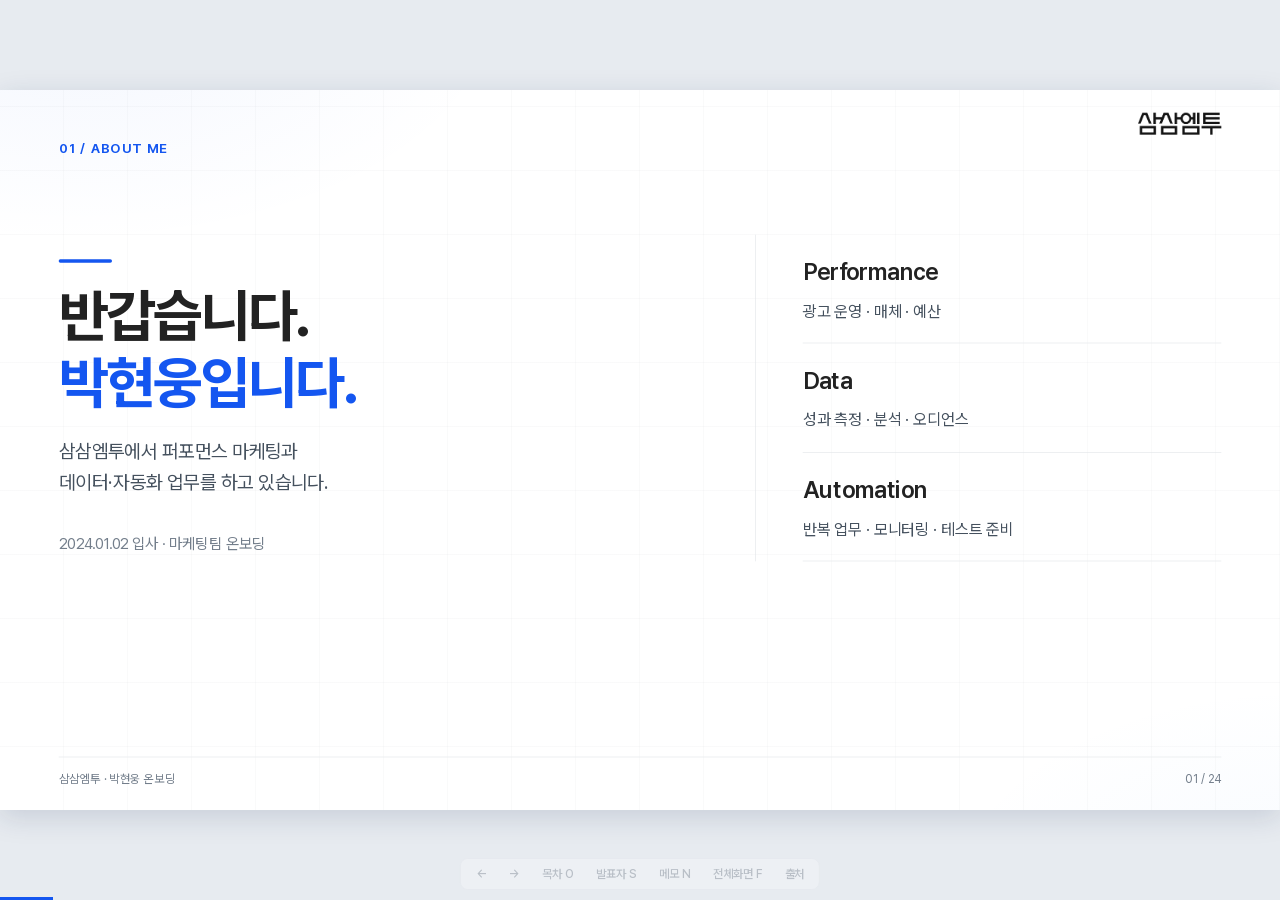
<file: decks/hyunwoong-onboarding-2026/index.html>
<!doctype html><html lang="ko"><head><meta charset="utf-8"><meta name="viewport" content="width=device-width,initial-scale=1"><title>박현웅 온보딩 — 삼삼엠투</title><link rel="stylesheet" href="assets/base.css"><link rel="stylesheet" href="style.css"></head><body class="tpl-presenter-mode-reveal"><div id="viewport"><div id="stage" class="deck"><section class="slide " data-title="안녕하세요, 박현웅입니다"><div class="topline"><p class="kicker">01 / ABOUT ME</p></div><div class="cover-layout"><div><div class="rule"></div><h1>반갑습니다.<br><span class="accent">박현웅입니다.</span></h1><p class="lead" style="margin-top:30px">삼삼엠투에서 퍼포먼스 마케팅과<br>데이터·자동화 업무를 하고 있습니다.</p><p class="cover-meta">2024.01.02 입사 · 마케팅팀 온보딩</p></div><div class="cover-role"><div class="role-row"><strong>Performance</strong><small>광고 운영 · 매체 · 예산</small></div><div class="role-row"><strong>Data</strong><small>성과 측정 · 분석 · 오디언스</small></div><div class="role-row"><strong>Automation</strong><small>반복 업무 · 모니터링 · 테스트 준비</small></div></div></div><footer class="footer"><span>삼삼엠투 · 박현웅 온보딩</span><span>01 / 24</span></footer><aside class="notes"><p><strong>핵심</strong> 현재 퍼포먼스 마케팅과 데이터·자동화 중심 업무를 담당. 오늘은 개인 소개 10분, 업무 이야기 25분.</p><p><strong>다음 장으로</strong> 먼저 일보다 사람 이야기를 가볍게 해보겠습니다.</p></aside></section>
<section class="slide " data-title="부산에서 온, 주거에 관심이 많은 사람"><div class="topline"><p class="kicker">01 / ABOUT ME</p></div><div class="split content"><div><h2>부산에서 온, 주거에 관심이 많은 사람.</h2><p class="lead">부산 출신, 그리고 주거에 관심이 많은 마케터입니다.</p><div class="identity"><div><b>1996</b><span>년생</span></div><div><b>ENTJ</b><span>MBTI</span></div></div></div><div class="photo-panel"><img class="photo" src="assets/intro-04.png" alt="이전 자기소개에 사용한 주거 공간 실내 사진"></div></div><footer class="footer"><span>삼삼엠투 · 박현웅 온보딩</span><span>02 / 24</span></footer><aside class="notes"><p><strong>핵심</strong> 부산 출신, 1996년생, ENTJ를 편하게 소개. 성격 유형으로 업무 방식을 단정하지 않기. 주거 관심은 이전 경력과 경매 경험으로 연결.</p><p><strong>다음 장으로</strong> 대학생 때는 창업 지원사업을 경험했습니다.</p></aside></section>
<section class="slide " data-title="대학생 때 창업을 경험하고, 주거 분야에서 일해왔습니다"><div class="topline"><p class="kicker">01 / ABOUT ME</p></div><h2>대학생 때 창업을 경험하고, 주거 분야에서 일해왔습니다.</h2><div class="timeline"><div class="stop"><small>2019 · 대학생 때</small><h3>창업 경험</h3><p>중기부 예비창업패키지·<br>초기창업패키지 등</p></div><div class="stop"><small>주거 사업</small><h3>하우올리</h3><p>중소형 주거용 부동산<br>마케팅팀 팀장</p></div><div class="stop"><small>코리빙</small><h3>디어스·소셜다이브</h3><p>다양한 주거 공간과<br>단기 거주 수요 경험</p></div><div class="stop"><small>2024.01.02 —</small><h3>삼삼엠투</h3><p>퍼포먼스 마케팅<br>데이터·자동화</p></div></div><footer class="footer"><span>삼삼엠투 · 박현웅 온보딩</span><span>03 / 24</span></footer><aside class="notes"><p><strong>핵심</strong> 대학생 때 중기부 예비창업패키지·초기창업패키지 등을 경험. 이후 하우올리와 코리빙을 거쳐 삼삼엠투에 합류한 흐름을 소개.</p><p><strong>다음 장으로</strong> 이전에는 집과 주거 공간을 알리는 일을 했습니다.</p></aside></section>
<section class="slide " data-title="집을 만드는 일, 살아가는 공간을 알리는 일"><div class="topline"><p class="kicker">01 / ABOUT ME</p></div><h2>집을 만드는 일, 살아가는 공간을 알리는 일.</h2><div class="grid g2 content"><div><div class="photo-pair"><img class="photo" src="assets/intro-01.png" alt="하우올리 주거용 건물 외관"><img class="photo" src="assets/intro-02.png" alt="하우올리 주거 공간 실내"></div><h3 style="margin-top:24px">하우올리</h3><p class="photo-caption">중소형 주거용 부동산 마케팅</p></div><div><div class="photo-pair"><img class="photo" src="assets/intro-05.png" alt="디어스 코리빙 외관"><img class="photo" src="assets/intro-07.png" alt="기존 디어스 소개 슬라이드의 공용 공간"></div><h3 style="margin-top:24px">코리빙</h3><p class="photo-caption">디어스 판교·명동, 소셜다이브 경험</p></div></div><footer class="footer"><span>삼삼엠투 · 박현웅 온보딩</span><span>04 / 24</span></footer><aside class="notes"><p><strong>핵심</strong> 하우올리 팀장 경험과 코리빙 경험을 사진으로 설명. 시장 변화와 배움은 본인의 실제 경험 안에서 짧게 전달. 전세사기·매각을 자극적인 제목으로 사용하지 않음.</p><p><strong>다음 장으로</strong> 개인적으로는 부동산 경매도 직접 해봤습니다.</p></aside></section>
<section class="slide " data-title="부동산 경매도 직접 해봤습니다"><div class="topline"><p class="kicker">01 / ABOUT ME</p></div><div class="split content"><div><p class="kicker">A PERSONAL STORY</p><h2>부동산 경매도 직접 해봤습니다.</h2><div class="rule"></div><p class="lead">이번에는 제가 직접 해본<br>부동산 경매 이야기를 잠깐 해볼게요.</p></div><div class="photo-panel"><img class="photo" src="assets/intro-08.png" alt="기존 경매 경험 소개에 사용한 건물의 상향 사진"></div></div><footer class="footer"><span>삼삼엠투 · 박현웅 온보딩</span><span>05 / 24</span></footer><aside class="notes"><p><strong>핵심</strong> 경매를 직접 경험했다는 개인적인 이야기. 투자 성과·취득 조건·확인되지 않은 교훈은 추가하지 않음. 주소와 사건번호는 공개하지 않음.</p><p><strong>다음 장으로</strong> 코리빙에서는 잠깐 머무를 집을 찾는 수요를 접했습니다.</p></aside></section>
<section class="slide " data-title="잠깐 살 집의 수요는 알고 있었습니다"><div class="topline"><p class="kicker">01 / ABOUT ME</p></div><p class="kicker" style="margin-top:78px">코리빙에서 삼삼엠투로</p><h2 class="content">“코리빙 일을 하며<br>잠깐 살 집의 수요는 알고 있었지만,<br>이렇게 클 줄은 몰랐습니다.”</h2><p class="lead" style="margin-top:55px">이전의 경험이, 새로운 시장을 만나는 출발점이 됐습니다.</p><footer class="footer"><span>삼삼엠투 · 박현웅 온보딩</span><span>06 / 24</span></footer><aside class="notes"><p><strong>핵심</strong> 사용자가 직접 설명한 합류 맥락. 큰 사명이나 창업 서사를 덧붙이지 말고 짧고 자연스럽게.</p><p><strong>다음 장으로</strong> 그렇게 2024년 1월 2일, 삼삼엠투에 입사했습니다.</p></aside></section>
<section class="slide dark" data-title="2024년 1월 2일, 삼삼엠투에 합류했습니다"><div class="topline"><p class="kicker">01 → 02 / MY WORK</p></div><p class="kicker" style="margin-top:50px">새로운 챕터</p><div class="date">2024.01.02</div><h2>삼삼엠투에 합류했습니다.</h2><p class="lead">이제, 입사 이후 어떤 일을 해왔는지<br>소개하겠습니다.</p><footer class="footer"><span>삼삼엠투 · 박현웅 온보딩</span><span>07 / 24</span></footer><aside class="notes"><p><strong>핵심</strong> 자기소개를 마무리하고 업무 이야기로 전환. 약 10분 경과를 확인.</p><p><strong>다음 장으로</strong> 광고 운영을 중심으로 소재·분석·자동화까지 폭넓게 일을 해왔습니다.</p></aside></section>
<section class="slide " data-title="광고 운영에서 시작해, 데이터와 자동화까지"><div class="topline"><p class="kicker">02 / THE WORK</p></div><h2>광고 운영에서 시작해, 데이터와 자동화까지.</h2><p class="lead">필요한 일을 폭넓게 맡아온 경험이 지금의 역할로 이어졌습니다.</p><div class="grid g3 content"><div class="card "><p class="label">PERFORMANCE</p><h3>광고·예산·매체</h3><p>채널별 운영과 최적화<br>새로운 매체·타겟 테스트</p></div><div class="card "><p class="label">CREATIVE & DATA</p><h3>소재·측정·분석</h3><p>메시지와 소재 성과 개선<br>이벤트·오디언스·리포트</p></div><div class="card "><p class="label">GROWTH & SYSTEM</p><h3>그로스·자동화</h3><p>CRM·전환 개선 협업<br>반복 업무와 데이터 흐름 정리</p></div></div><p class="source">사용자 인터뷰 · 과거 업무 범위</p><footer class="footer"><span>삼삼엠투 · 박현웅 온보딩</span><span>08 / 24</span></footer><aside class="notes"><p><strong>핵심</strong> 과거에 맡았던 넓은 업무 범위. 현재 이 모든 업무를 혼자 담당한다는 뜻은 아님. 뒤에서 그로스 파트화와 현재 역할을 설명.</p><p><strong>다음 장으로</strong> 당시 해결하려던 문제는 세 가지가 연결되어 있었습니다.</p></aside></section>
<section class="slide " data-title="더 많은 고객, 더 다양한 접점, 더 나은 전환"><div class="topline"><p class="kicker">02 / THE CHALLENGE</p></div><h2>더 많은 고객. 더 다양한 접점. 더 나은 전환.</h2><div class="grid g2 content"><div class="card"><p class="label">GOOGLE 예산 비중</p><h3>65.3% → 33.2%</h3><div class="channels" style="margin-top:40px"><div class="channel"><span>2024년 2월</span><div class="track"><div class="fill" style="--w:65.3%"></div></div><strong>65.3%</strong></div><div class="channel"><span>2024년 12월</span><div class="track"><div class="fill" style="--w:33.2%"></div></div><strong>33.2%</strong></div></div><p>전체 집행액에서 Google이 차지하는 비중</p></div><div class="card"><p class="label">월별 집행 매체 수</p><h3>5개 → 11개</h3><div class="channels" style="margin-top:40px"><div class="channel"><span>2024년 2월</span><div class="track"><div class="fill" style="--w:45.4545%"></div></div><strong>5개</strong></div><div class="channel"><span>2024년 12월</span><div class="track"><div class="fill" style="--w:100%"></div></div><strong>11개</strong></div></div><p>매체를 늘려 새로운 고객 접점 확보</p></div></div><div class="flow" style="margin-top:36px"><div class="node"><b>신규 고객 확보</b></div><span class="arrow">→</span><div class="node"><b>가입 이후 재접촉</b></div><span class="arrow">→</span><div class="node focus"><b>계약·결제 전환</b></div></div><p class="source">2024·2025 성과 보고 · 사용자 인터뷰</p><footer class="footer"><span>삼삼엠투 · 박현웅 온보딩</span><span>09 / 24</span></footer><aside class="notes"><p><strong>핵심</strong> 성장·리스크 분산·전환 개선은 모두 사용자 확인한 추진 이유. 순서를 나누더라도 연결된 과제로 설명.</p><p><strong>다음 장으로</strong> 2024년은 기반을 넓히고, 2025년은 운영 구조를 고도화한 해였습니다.</p></aside></section>
<section class="slide " data-title="기반을 넓히고, 반복 가능한 구조로"><div class="topline"><p class="kicker">02 / 2024 → 2025</p></div><h2>기반을 넓히고, 반복 가능한 구조로.</h2><div class="grid g2 content"><div class="year-card"><div class="year">2024</div><h3>측정과 채널 기반 확대</h3><p>에어브릿지 오디언스 활용<br>유사타겟·리타게팅 도입<br>광고 매체 다변화</p></div><div class="year-card"><div class="year">2025</div><h3>전환 중심 운영 고도화</h3><p>승인요청·결제 캠페인 확대<br>콘텐츠와 퍼포먼스 연결<br>반복 운영의 자동화</p></div></div><p class="source">2024년·2025년 퍼포먼스 성과 보고</p><footer class="footer"><span>삼삼엠투 · 박현웅 온보딩</span><span>10 / 24</span></footer><aside class="notes"><p><strong>핵심</strong> 두 해의 요약 지도. 광고 집행 하나의 변화가 아니라 데이터·채널·운영 방식의 변화.</p><p><strong>다음 장으로</strong> 먼저 고객 행동을 광고에 연결한 사례부터 보겠습니다.</p></aside></section>
<section class="slide " data-title="고객 행동을 광고에 연결했습니다"><div class="topline"><p class="kicker">02 / AUDIENCE</p></div><h2>고객 행동을 광고에 연결했습니다.</h2><p class="lead">에어브릿지에서 행동을 구분하고, 목적에 맞는 오디언스로 활용합니다.</p><div class="content"><div class="flow"><div class="node "><b>고객 행동</b><p>가입 · 승인요청 · 결제</p></div><span class="arrow">→</span><div class="node "><b>오디언스</b><p>조건에 맞는 고객 그룹</p></div><span class="arrow">→</span><div class="node focus"><b>매체 활용</b><p>유사타겟 · 리타게팅</p></div></div></div><div class="grid g2" style="margin-top:28px"><div class="card "><p class="label">신규 고객 확보</p><h3>전환 고객과 유사한 고객에게</h3><p>행동 기반 시드를 활용한 유사타겟</p></div><div class="card "><p class="label">이탈 고객 재접촉</p><h3>가입 후 미전환 고객에게</h3><p>퍼널 중간 이탈자 대상 리타게팅</p></div></div><p class="source">2024 성과 보고 · Airbridge 오디언스 고객 사례</p><footer class="footer"><span>삼삼엠투 · 박현웅 온보딩</span><span>11 / 24</span></footer><aside class="notes"><p><strong>핵심</strong> 고객 행동→그룹→매체 적용의 세 단계. MMP는 보고 도구이면서 광고 활용을 연결하는 기반.</p><p>에어브릿지 공개 사례의 CPA 최대25% 개선은 일부 매체 사례이며 전체 효율로 일반화하지 않음.</p><p><strong>다음 장으로</strong> 같은 시기에 광고를 운영하는 접점도 넓혔습니다.</p></aside></section>
<section class="slide " data-title="한 매체에 기대기보다, 여러 가능성을 테스트했습니다"><div class="topline"><p class="kicker">02 / CHANNEL MIX</p></div><h2>한 매체에 기대기보다, 여러 가능성을 테스트했습니다.</h2><div class="grid g2 content"><div class="card"><p class="label">2024년 2월 · Google 예산 비중</p><div class="stat-line"><span class="num">65.3</span><span class="unit">%</span></div><div class="bar-track"><div class="bar-fill" style="--w:65.3%"></div></div><p>당월 5개 매체 집행</p></div><div class="card highlight"><p class="label">2024년 12월 · Google 예산 비중</p><div class="stat-line"><span class="num">33.2</span><span class="unit">%</span></div><div class="bar-track"><div class="bar-fill" style="--w:33.2%"></div></div><p>당월 11개 매체 집행</p></div></div><p class="lead">매체 다변화로 리스크를 나누고, 새로운 고객 접점을 확보했습니다.</p><p class="source">2024 성과 보고 p.14 · 당월 비용 점유율 비교</p><footer class="footer"><span>삼삼엠투 · 박현웅 온보딩</span><span>12 / 24</span></footer><aside class="notes"><p><strong>핵심</strong> 2월과12월의 당월 비교. 연간 매체 수13개와 12월11개를 혼동하지 않기. Google 예산 자체를 줄였다는 뜻이 아니라 비중 변화.</p><p><strong>다음 장으로</strong> 기반을 넓힌 다음에는 유입 이후 전환과 운영 구조를 고도화했습니다.</p></aside></section>
<section class="slide " data-title="유입 이후의 전환과, 반복 가능한 운영에 집중했습니다"><div class="topline"><p class="kicker">02 / 2025</p></div><h2>유입 이후의 전환과, 반복 가능한 운영에 집중했습니다.</h2><div class="grid g3 content"><div class="card "><p class="label">전환 목표</p><h3>승인요청·결제</h3><p>가입 이후 중요한 행동으로<br>캠페인 목표 확장</p></div><div class="card "><p class="label">콘텐츠 연결</p><h3>소재·파트너십</h3><p>고객에게 익숙한 콘텐츠를<br>퍼포먼스 광고와 연결</p></div><div class="card "><p class="label">운영 구조</p><h3>자동 수집·보고</h3><p>반복적인 취합과 확인을 줄이고<br>새로운 테스트에 집중</p></div></div><p class="lead">2025년 보고서의 표현: “성과가 반복되는 구조”</p><p class="source">2025 성과 보고 p.5, p.10, p.16</p><footer class="footer"><span>삼삼엠투 · 박현웅 온보딩</span><span>13 / 24</span></footer><aside class="notes"><p><strong>핵심</strong> 2025년의 자기 평가를 인용. 전환 캠페인 예산66%는 승인요청·결제·RT를 묶은 값이며 RT비중66%가 아님. 본문에는 혼동을 줄이기 위해 수치 생략.</p><p><strong>다음 장으로</strong> 두 해의 변화는 숫자로도 간단히 보겠습니다.</p></aside></section>
<section class="slide " data-title="두 해의 변화, 숫자로 보면"><div class="topline"><p class="kicker">02 / YEAR IN NUMBERS</p></div><h2>두 해의 변화, 숫자로 보면.</h2><table class="metric-table content"><thead><tr><th>구분</th><th>2024</th><th>2025</th></tr></thead><tbody><tr class="section-row"><td colspan="3">광고 집행 규모</td></tr><tr><td>퍼포먼스 집행비</td><td>25.4억 원</td><td>38.5억 원</td></tr><tr class="section-row"><td colspan="3">연간 보고서에 제시된 사업 실적 · 광고 단독 기여 수치 아님</td></tr><tr><td>결제완료 / 거래 건수¹</td><td>70,078건</td><td>159,326건</td></tr><tr><td>거래금액</td><td>840.5억 원</td><td>1,874억 원</td></tr></tbody></table><p class="source">¹ 원문 지표명을 병기. 연장·취소 반영 등의 동일 집계 정의는 미확인. 출처: 연간 성과 보고</p><footer class="footer"><span>삼삼엠투 · 박현웅 온보딩</span><span>14 / 24</span></footer><aside class="notes"><p><strong>핵심</strong> 집행비와 사업 실적의 층위를 분리. 전체 성장을 광고만의 성과로 설명하지 않음. 2024 원문은 결제완료,2025 원문은 거래건수로 동일 정의를 확정하지 않음. ROAS는 두 보고서 분자 정의가 달라 비교하지 않음.</p><p><strong>다음 장으로</strong> 지금은 개인 중심에서 팀으로 역할을 나누는 변화도 진행 중입니다.</p></aside></section>
<section class="slide " data-title="함께 전문화하는 그로스 파트로"><div class="topline"><p class="kicker">03 / TEAM & ROLE</p></div><h2>혼자 폭넓게 하던 일에서, 함께 전문화하는 그로스 파트로.</h2><p class="lead">미현님 등 동료들이 합류하면서, 역할을 나누어가는 과정입니다.</p><div class="grid g2 content"><div class="card"><p class="label">그동안</p><h3>필요한 일을 폭넓게</h3><p>광고·소재·분석·자동화<br>CRM·전환 개선 등 그로스 업무</p></div><div class="card highlight"><p class="label">현재 현웅님의 중심 업무</p><h3>퍼포먼스 + 데이터·자동화</h3><p>광고 운영과 최적화<br>측정·분석·반복 업무의 시스템화</p></div></div><p class="source">사용자 인터뷰 · 현재 역할과 팀 변화</p><footer class="footer"><span>삼삼엠투 · 박현웅 온보딩</span><span>15 / 24</span></footer><aside class="notes"><p><strong>핵심</strong> 조직도나 확정 R&amp;R을 임의로 만들지 않음. 전문화가 진행 중이라는 사용자 설명을 유지.</p><p><strong>다음 장으로</strong> 역할뿐 아니라 광고로 만나는 고객의 범위도 넓어지고 있습니다.</p></aside></section>
<section class="slide " data-title="고객의 범위도 넓어지고 있습니다"><div class="topline"><p class="kicker">03 / AUDIENCE EXPANSION</p></div><h2>고객의 범위도 넓어지고 있습니다.</h2><div class="grid g3 content"><div class="card "><p class="label">기존 기반</p><h3>임차인</h3><p>잠깐 살 집을 찾는 고객의<br>유입과 승인요청·결제</p></div><div class="card "><p class="label">확장 중 · 민우님</p><h3>임대인</h3><p>집을 제공하는 고객 확보와<br>광고 운영 확장</p></div><div class="card highlight"><p class="label">확장 중 · 현웅님</p><h3>국내 거주 외국인·교포</h3><p>대상에 맞는 광고 운영 전반<br>타겟·매체·예산·최적화</p></div></div><p class="lead">고객군에 맞는 메시지와 접점을 넓히고 있습니다.</p><p class="source">사용자 인터뷰 · 현재 진행 상태</p><footer class="footer"><span>삼삼엠투 · 박현웅 온보딩</span><span>16 / 24</span></footer><aside class="notes"><p><strong>핵심</strong> 임대인 확장은 민우님. 국내 거주 외국인과 교포 광고는 현웅님 직접 담당. 그 외 외국인 전체 대상으로 운영을 완료했다는 설명 금지. 용어는 임대인·임차인으로 통일.</p><p><strong>다음 장으로</strong> 현재 운영 규모를 숫자로 보겠습니다.</p></aside></section>
<section class="slide " data-title="현재 운영 규모는 이렇습니다"><div class="topline"><p class="kicker">03 / SPEND SNAPSHOT</p></div><h2>현재 운영 규모는 이렇습니다.</h2><div class="grid g2 content"><div class="card highlight"><p class="label">2026년 누적 · 01.01–09.29</p><div class="big">31.40<span style="font-size:38px">억 원</span></div><p>브랜드 목적 캠페인 제외</p></div><div class="card"><p class="label">최근 완료 월 · 2026년 8월</p><div class="big">4.09<span style="font-size:38px">억 원</span></div><p>08.01–08.31 전체 기간</p></div></div><div class="month-chart"><div class="month-col"><span class="value">2.85</span><span class="bar" style="--h:85.583924208px"></span><span class="month">1월</span></div><div class="month-col"><span class="value">2.78</span><span class="bar" style="--h:83.448250533px"></span><span class="month">2월</span></div><div class="month-col"><span class="value">4.28</span><span class="bar" style="--h:128.437665495px"></span><span class="month">3월</span></div><div class="month-col"><span class="value">2.79</span><span class="bar" style="--h:83.807418423px"></span><span class="month">4월</span></div><div class="month-col"><span class="value">2.45</span><span class="bar" style="--h:73.409068002px"></span><span class="month">5월</span></div><div class="month-col"><span class="value">3.51</span><span class="bar" style="--h:105.29355642300001px"></span><span class="month">6월</span></div><div class="month-col"><span class="value">4.16</span><span class="bar" style="--h:124.79644797899999px"></span><span class="month">7월</span></div><div class="month-col"><span class="value">4.09</span><span class="bar" style="--h:122.70458178599999px"></span><span class="month">8월</span></div><div class="month-col"><span class="value">4.48</span><span class="bar" style="--h:134.521366557px"></span><span class="month">9월*</span></div></div><p class="source">단위: 억 원 · *9월은29일까지 · 브랜드 접두어3종 제외 · 최근 완료 월은 달력 기준, 재무 정산 확정 여부 별도</p><footer class="footer"><span>삼삼엠투 · 박현웅 온보딩</span><span>17 / 24</span></footer><aside class="notes"><p><strong>핵심</strong> 약31.40억원 누적,8월 약4.09억원. Airbridge 리포트 Cost(Channel) 집계이며 재무 확정 비용과 동일하다고 단정하지 않음. 브랜드 제외는 사용자 지정 인지도·신뢰도·이해도 접두어.9월은29일까지이므로 완료 월과 단순 비교 주의.</p><p><strong>다음 장으로</strong> 이 비용을 어떤 채널에서 쓰는지도 보겠습니다.</p></aside></section>
<section class="slide " data-title="여러 채널을 운영하지만, 역할은 같지 않습니다"><div class="topline"><p class="kicker">03 / CHANNELS</p></div><h2>여러 채널을 운영하지만, 역할은 같지 않습니다.</h2><div class="split content" style="grid-template-columns:1.1fr .9fr;gap:66px"><div class="channels"><div class="channel"><span>Google</span><div class="track"><div class="fill" style="--w:100%"></div></div><strong>35.6%</strong></div><div class="channel"><span>Meta</span><div class="track"><div class="fill" style="--w:74.76099283562863%"></div></div><strong>26.6%</strong></div><div class="channel"><span>RTB House</span><div class="track"><div class="fill" style="--w:30.873637561611844%"></div></div><strong>11.0%</strong></div><div class="channel"><span>Appier</span><div class="track"><div class="fill" style="--w:22.084102840437808%"></div></div><strong>7.9%</strong></div><div class="channel"><span>네이버 검색</span><div class="track"><div class="fill" style="--w:17.402016825832572%"></div></div><strong>6.2%</strong></div><div class="channel"><span>Smadex</span><div class="track"><div class="fill" style="--w:16.635607616608418%"></div></div><strong>5.9%</strong></div><div class="channel"><span>Moloco</span><div class="track"><div class="fill" style="--w:15.492014105670753%"></div></div><strong>5.5%</strong></div><div class="channel"><span>TikTok</span><div class="track"><div class="fill" style="--w:3.5116207498504117%"></div></div><strong>1.3%</strong></div><p class="small-note">8월 광고비 비중 · 카카오 키워드 0.02% 별도</p></div><div><div class="numbered"><span class="n">01</span><div><h3>검색 수요와 만나는 접점</h3><p>필요한 집을 찾는 순간의 유입</p></div></div><div class="numbered"><span class="n">02</span><div><h3>새로운 고객에게 다가가는 접점</h3><p>앱·영상·소셜·네트워크의 다양한 지면</p></div></div><div class="numbered"><span class="n">03</span><div><h3>전환으로 다시 연결하는 접점</h3><p>오디언스와 캠페인 목적에 따른 재접촉</p></div></div><p class="small-note">한 매체가 여러 역할을 수행합니다.</p></div></div><p class="source">출처: 공유 시트 DB 적재용 Airbridge 리포트 · 2026.08 · 사용자 확인 브랜드 캠페인 제외</p><footer class="footer"><span>삼삼엠투 · 박현웅 온보딩</span><span>18 / 24</span></footer><aside class="notes"><p><strong>핵심</strong> 좌측은 실제8월 비용 비중,우측은 운영 목적의 개념 구분. 각 매체가 단일 역할만 수행한다고 매핑하지 않음. 연동된 채널과 실제 비용이 발생한 채널도 구분.</p><p><strong>다음 장으로</strong> 채널 성과를 볼 때 사용하는 지표를 짚겠습니다.</p></aside></section>
<section class="slide " data-title="성과를 볼 때 이런 지표를 사용합니다"><div class="topline"><p class="kicker">03 / SHARED LANGUAGE</p></div><h2>성과를 볼 때 이런 지표를 사용합니다.</h2><div class="grid g2 content"><div class="card "><p class="label">행동</p><h3>승인요청 · CPA</h3><p>승인요청 수와 요청 1건당 광고비.<br>집계 대상 전환의 범위를 함께 확인합니다.</p></div><div class="card "><p class="label">거래 규모</p><h3>거래액 · 거래액 ROAS</h3><p>거래 규모와 광고비 대비 거래액.<br>거래액이 곧 회사 매출은 아닙니다.</p></div><div class="card "><p class="label">매출</p><h3>매출 기준 효율</h3><p>광고비와 매출을 함께 봅니다.<br>거래액 기준 ROAS와 구분합니다.</p></div><div class="card "><p class="label">기여</p><h3>공헌이익</h3><p>어떤 비용을 차감한 값인지가 중요합니다.<br>사용하는 내부 정의를 함께 확인합니다.</p></div></div><p class="source">지표 개념 소개 · 내부 공헌이익 산식이나 전환 집계 범위를 임의 정의하지 않음</p><footer class="footer"><span>삼삼엠투 · 박현웅 온보딩</span><span>19 / 24</span></footer><aside class="notes"><p><strong>핵심</strong> 정의와 의미만 소개. 상세 판단 우선순위·예산 변경 규칙은 사용자 요청에 따라 제외. 목표·집계 대상·분자분모가 다른 숫자를 같은 지표로 비교하지 않기.</p><p><strong>다음 장으로</strong> 이런 행동과 성과를 연결해주는 도구가 에어브릿지입니다.</p></aside></section>
<section class="slide " data-title="에어브릿지는 광고와 고객 행동을 연결합니다"><div class="topline"><p class="kicker">03 / MEASUREMENT FLOW</p></div><h2>에어브릿지는 광고와 고객 행동을 연결합니다.</h2><div class="content"><div class="flow"><div class="node "><b>광고 채널</b><p>노출 · 클릭 · 채널 비용</p></div><span class="arrow">→</span><div class="node "><b>웹·앱 행동</b><p>가입 · 승인요청 · 결제</p></div><span class="arrow">→</span><div class="node "><b>Airbridge</b><p>유입·행동·성과 연결</p></div><span class="arrow">→</span><div class="node focus"><b>매체 활용</b><p>전환 전달 · 오디언스</p></div></div></div><div class="grid g3" style="margin-top:34px"><div class="card "><p class="label">모으기</p><h3>채널·비용 연동</h3><p>채널별 비용과 유입 데이터를 확인</p></div><div class="card "><p class="label">측정하기</p><h3>이벤트·성과 분석</h3><p>웹과 앱에서 발생한 행동을 연결</p></div><div class="card "><p class="label">활용하기</p><h3>포스트백·전환 API</h3><p>매체별 설정에 따라 데이터를 전달</p></div></div><p class="source">사용자 제공 Airbridge 연동 화면을 재구성 · 연동 상태와 집행 상태는 다름</p><footer class="footer"><span>삼삼엠투 · 박현웅 온보딩</span><span>20 / 24</span></footer><aside class="notes"><p><strong>핵심</strong> 제공된 연동 화면을 기능 흐름으로 재구성. 좌측 비용·채널연동과 우측 포스트백·Meta 전환 API를 구분. EPC·SKAN이 모든 채널에 동일하게 적용된다고 설명하지 않음. 이벤트·기여 설정·전송 범위는 이 도식으로 확정할 수 없음.</p><p><strong>다음 장으로</strong> 데이터를 모으는 것 다음에는 반복 확인을 줄이는 자동화가 있습니다.</p></aside></section>
<section class="slide " data-title="매번 찾아보던 정보를, 모아서 확인할 수 있도록"><div class="topline"><p class="kicker">04 / AUTOMATION</p></div><h2>매번 찾아보던 정보를, 모아서 확인할 수 있도록.</h2><div class="grid g2 content"><div class="card"><p class="label">앱 리뷰 모니터링</p><h3>고객의 반응을 놓치지 않도록</h3><p>리뷰 수집 → 시트 기록<br>AI 답변 초안 → 담당자 확인</p><div class="rule"></div><p><strong>최종 답변은 사람이 검토하고 등록</strong></p></div><div class="card"><p class="label">외부 지표 모니터링</p><h3>시장 변화와 자사 지표를 함께</h3><p>검색 수요 · 경쟁사 동향 · 앱 순위<br>자사 유입·광고비와 함께 확인</p><div class="rule"></div><p><strong>현재 임시 로컬 운영</strong></p></div></div><p class="source">앱 리뷰 자동화 회고 덱 · external-metrics-monitor 문서·소스 · 현재 상태는 사용자 확인</p><footer class="footer"><span>삼삼엠투 · 박현웅 온보딩</span><span>21 / 24</span></footer><aside class="notes"><p><strong>핵심</strong> 실제 구현 자료에 근거한 두 사례. 앱 리뷰는 초안이며 자동 게시로 소개하지 않음. 외부 지표는 수집과 이상 알림을 통해 검토를 돕고 인과를 자동 확정하지 않음. Git 한도 문제로 임시 로컬이라는 사용자 설명 반영. 정량 절감시간은 근거 없어 생략.</p><p><strong>다음 장으로</strong> 모니터링뿐 아니라 테스트 시트를 준비하는 작업도 스킬로 활용합니다.</p></aside></section>
<section class="slide " data-title="테스트 시트 준비도, 스킬로"><div class="topline"><p class="kicker">04 / WORKFLOW SKILL</p></div><p class="kicker" style="margin-top:25px">반복되는 준비 업무</p><h2>테스트 시트 준비도, 스킬로.</h2><p class="lead">테스트 시트를 생성하는 작업에<br>전용 스킬을 활용합니다.</p><div class="content"><div class="flow"><div class="node "><b>테스트 준비</b><p>새로운 시도를 위한 준비</p></div><span class="arrow">→</span><div class="node "><b>생성 스킬 활용</b><p>반복적인 시트 생성 작업</p></div><span class="arrow">→</span><div class="node focus"><b>테스트 시트</b><p>실제 업무에 사용할 결과물</p></div></div></div><div style="margin-top:35px"><span class="pill solid">growth-test-toolkit-final-20260921</span></div><p class="source">용도·명칭: 사용자 확인 · 실제 스킬 화면을 재현한 도식이 아님</p><footer class="footer"><span>삼삼엠투 · 박현웅 온보딩</span><span>22 / 24</span></footer><aside class="notes"><p><strong>핵심</strong> 사용자 확인한 스킬 명칭과 테스트 시트 생성 용도만 설명. 스킬 원본을 찾지 못했으므로 구체 입력 필드·자동 분석·통계 검정·시간절감 수치·실제 UI를 만들어 넣지 않음. 현웅님이 사용하는 방식은 구두로 짧게 보충 가능.</p><p><strong>다음 장으로</strong> 이런 실무에서 쌓은 경험을 외부에도 공유해왔습니다.</p></aside></section>
<section class="slide " data-title="실무에서 쌓은 경험을 외부에도 공유했습니다"><div class="topline"><p class="kicker">04 / SHARING EXPERIENCE</p></div><h2>실무에서 쌓은 경험을 외부에도 공유했습니다.</h2><div class="external content"><a href="https://www.airbridge.io/ko/case-studies/airbridge-audience-spacev" target="_blank" rel="noopener"><span class="tag">AIRBRIDGE · 고객 사례 ↗</span><h3>오디언스로 타겟팅 성과 개선</h3><p>일부 매체에서 예산1.5배 증액에도 CPA25% 감소</p></a><a href="https://www.buzzvil.com/resources/3eqTedm5DGRp2LxVClOmVa" target="_blank" rel="noopener"><span class="tag">BUZZVIL · 성공 사례 ↗</span><h3>필요가 있는 고객에게 도달하기</h3><p>단기임대 수요에 맞는 메시지와 앱 실행형 캠페인</p></a><a href="https://brunch.co.kr/@buzzvil/88" target="_blank" rel="noopener"><span class="tag">WEBINAR · 실무 Q&A ↗</span><h3>타겟·성과 변동·실험을 보는 관점</h3><p>2025 NEXT LEVEL MARKETING</p></a><div class="card" style="padding:28px 34px"><span class="tag" style="font-size:24px;color:var(--accent);font-weight:750">APPIER · miniMGS</span><h3 style="font-size:34px;margin-top:12px">확보를 넘어 리텐션과 고객 가치로</h3><p style="font-size:27px;margin-top:12px">Habit by Design · 2026.07.23 패널 소개</p></div></div><p class="source">원문 링크 3건 · Appier 행사 소개는 사용자 제공</p><footer class="footer"><span>삼삼엠투 · 박현웅 온보딩</span><span>23 / 24</span></footer><aside class="notes"><p><strong>핵심</strong> 수상·인증처럼 과장하지 않고 실무 경험의 외부 공유로 소개. Airbridge25%는 일부매체 CPA 최대개선. 버즈빌 CPE50%를 결제전환율로 해석하지 않음. Appier 실제 발언은 확인하지 않았으므로 행사 주제와 패널 소개 수준만 사용.</p><p><strong>다음 장으로</strong> 이상으로 제 소개를 마치겠습니다.</p></aside></section>
<section class="slide dark" data-title="앞으로 잘 부탁드립니다"><div class="topline"><p class="kicker">THANK YOU</p></div><div class="end" style="height:760px"><p class="kicker">삼삼엠투 · 박현웅</p><h1>앞으로<br>잘 부탁드립니다.</h1><p class="lead" style="margin-top:42px">반갑습니다.</p><p style="font-size:25px;margin-top:56px"><a href="sources.html" target="_blank">참고 자료 · 수치 기준 ↗</a></p></div><footer class="footer"><span>삼삼엠투 · 박현웅 온보딩</span><span>24 / 24</span></footer><aside class="notes"><p><strong>핵심</strong> 친근한 인사로 마무리. 별도 과제나 협업 요청을 추가하지 않음. 질문이 있으면 편하게 받기.</p></aside></section></div></div><nav class="nav-controls" aria-label="슬라이드 조작"><button data-key="ArrowLeft" aria-label="이전 슬라이드">←</button><button data-key="ArrowRight" aria-label="다음 슬라이드">→</button><button data-key="o">목차 O</button><button data-key="s">발표자 S</button><button data-key="n">메모 N</button><button data-key="f">전체화면 F</button><a href="sources.html" target="_blank">출처</a></nav><script src="assets/runtime.js"></script><script>function fit(){document.getElementById('stage').style.transform='scale('+Math.min(document.documentElement.clientWidth/1920,document.documentElement.clientHeight/1080)+')';}addEventListener('resize',fit);fit();document.querySelectorAll('[data-key]').forEach(b=>b.addEventListener('click',()=>document.dispatchEvent(new KeyboardEvent('keydown',{key:b.dataset.key,bubbles:true}))));</script></body></html>
</file>
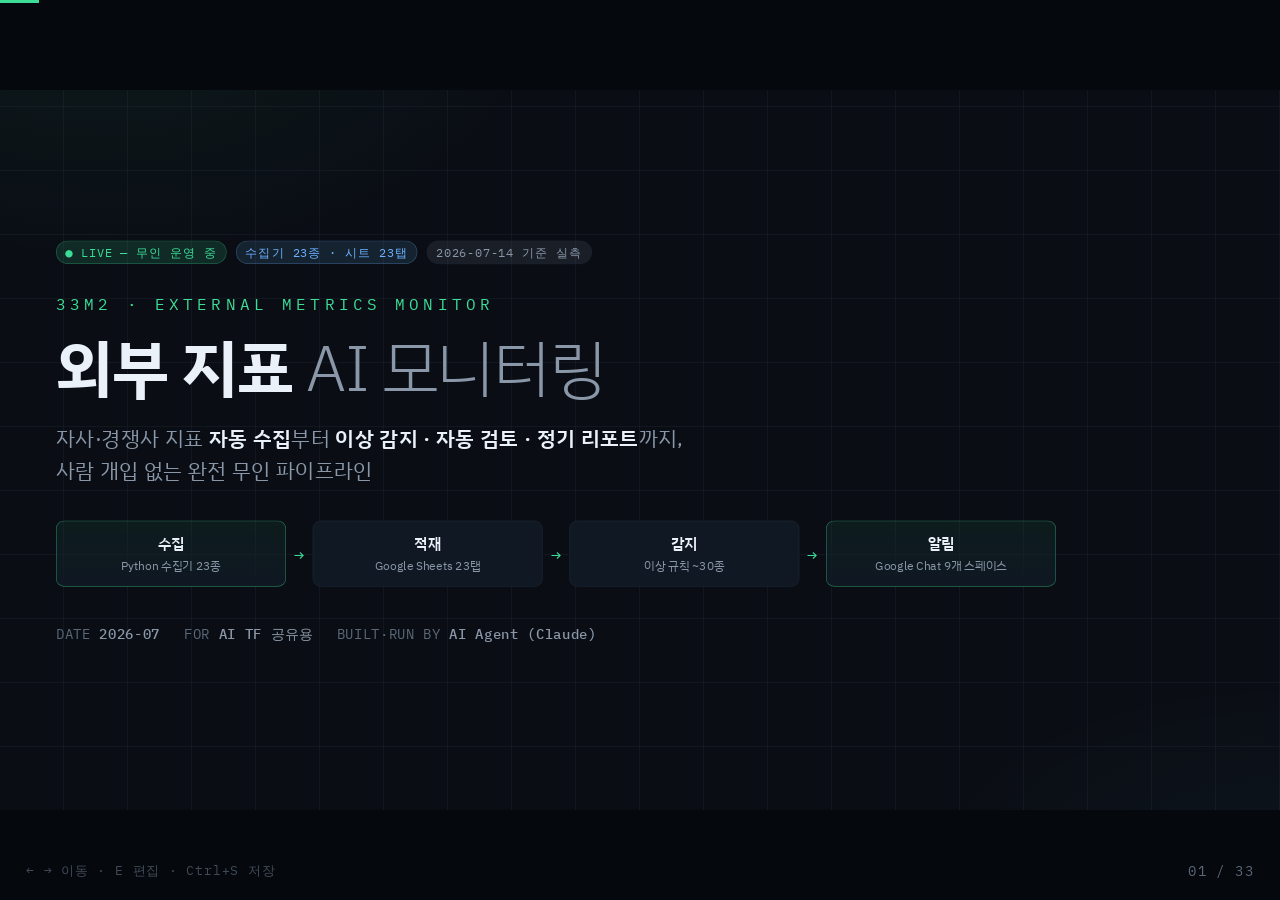
<file: AITF_발표(외부지표).html>
<!DOCTYPE html>
<html lang="ko">
<head>
<meta charset="UTF-8">
<meta name="viewport" content="width=device-width, initial-scale=1.0">
<title>외부 지표 AI 모니터링 — 33m2 EMM · AI TF 공유</title>

<!-- === FONTS: IBM Plex Sans KR (display/body) + IBM Plex Mono (numerals/labels) === -->
<link rel="preconnect" href="https://fonts.googleapis.com">
<link rel="preconnect" href="https://fonts.gstatic.com" crossorigin>
<link href="https://fonts.googleapis.com/css2?family=IBM+Plex+Sans+KR:wght@300;400;500;600;700&family=IBM+Plex+Mono:wght@400;500;600&display=swap" rel="stylesheet">

<style>
/* ===========================================
   THEME — "Ops Console" custom design system
   딥 잉크 배경 + 시그널 그린/앰버/레드 상태 컬러
   =========================================== */
:root {
    --stage-bg: #05080C;
    --slide-bg: #0A0E14;
    --panel: #101823;
    --panel-2: #0D1420;
    --line: #1D2836;
    --line-soft: #16202D;
    --ink: #EAF1F8;
    --ink-dim: #8A97A8;
    --ink-faint: #5A6878;
    --sig: #3DDC97;          /* signal green — 정상/포인트 */
    --sig-dim: rgba(61,220,151,.14);
    --amber: #FFB454;        /* 경고 */
    --amber-dim: rgba(255,180,84,.13);
    --red: #FF6B6B;          /* 사고/알림 */
    --red-dim: rgba(255,107,107,.12);
    --blue: #6CB2FF;         /* 정보 */
    --blue-dim: rgba(108,178,255,.12);

    --font-body: 'IBM Plex Sans KR', sans-serif;
    --font-mono: 'IBM Plex Mono', monospace;

    --ease: cubic-bezier(0.16, 1, 0.3, 1);
}

* { margin: 0; padding: 0; box-sizing: border-box; }

/* ===========================================
   FIXED 16:9 STAGE: MANDATORY BASE STYLES
   (viewport-base.css — 전체 포함, 수정 금지)
   =========================================== */
html,
body {
    width: 100%;
    height: 100%;
    margin: 0;
    overflow: hidden;
    background: var(--stage-bg, #000);
}
.deck-viewport {
    position: fixed;
    inset: 0;
    overflow: hidden;
    background: var(--stage-bg, #000);
}
.deck-stage {
    position: absolute;
    left: 0;
    top: 0;
    width: 1920px;
    height: 1080px;
    overflow: hidden;
    transform-origin: 0 0;
    background: var(--slide-bg, #fff);
}
.slide {
    position: absolute;
    inset: 0;
    width: 1920px;
    height: 1080px;
    overflow: hidden;
    display: block;
    visibility: hidden;
    opacity: 0;
    pointer-events: none;
    background: var(--slide-bg, #fff);
}
.slide.active,
.slide.visible {
    visibility: visible;
    opacity: 1;
    pointer-events: auto;
    z-index: 1;
}
img, video, canvas, svg { max-width: 100%; max-height: 100%; }
.deck-controls {
    position: fixed;
    left: 50%;
    bottom: 22px;
    transform: translateX(-50%);
    z-index: 1000;
}
@media print {
    html, body { width: 1920px; height: auto; overflow: visible; background: #fff; }
    .deck-viewport { position: static; overflow: visible; background: #fff; }
    .deck-stage { position: static; width: auto; height: auto; transform: none !important; background: none; }
    .slide {
        position: relative; display: block !important; visibility: visible !important;
        opacity: 1 !important; pointer-events: auto !important;
        width: 1920px; height: 1080px; break-after: page; page-break-after: always;
    }
    .slide:last-child { break-after: auto; page-break-after: auto; }
    .deck-controls { display: none !important; }
}
@media (prefers-reduced-motion: reduce) {
    *, *::before, *::after {
        animation-duration: 0.01ms !important;
        transition-duration: 0.2s !important;
    }
}

/* ===========================================
   SLIDE CANVAS — 배경 그리드 + 공통 레이아웃
   =========================================== */
.slide {
    font-family: var(--font-body);
    color: var(--ink);
    background:
        radial-gradient(1100px 600px at 8% -10%, rgba(61,220,151,.055), transparent 60%),
        radial-gradient(900px 500px at 100% 110%, rgba(108,178,255,.045), transparent 60%),
        repeating-linear-gradient(0deg, transparent 0 95px, rgba(29,40,54,.36) 95px 96px),
        repeating-linear-gradient(90deg, transparent 0 95px, rgba(29,40,54,.36) 95px 96px),
        var(--slide-bg);
}
.inner { position: absolute; inset: 0; padding: 56px 84px 64px; display: flex; flex-direction: column; }

/* 상단 콘솔 크롬: 좌 = 시스템 라벨, 우 = 페이지 */
.chrome {
    display: flex; justify-content: space-between; align-items: center;
    font-family: var(--font-mono); font-size: 19px; letter-spacing: .14em;
    color: var(--ink-faint); text-transform: uppercase;
    padding-bottom: 18px; border-bottom: 1px solid var(--line-soft);
}
.chrome .dot { color: var(--sig); }
.chrome .sec { color: var(--ink-dim); }

/* 타이틀 블록 */
.t-wrap { margin: 34px 0 8px; }
.kicker {
    font-family: var(--font-mono); font-size: 21px; letter-spacing: .22em;
    color: var(--sig); text-transform: uppercase; margin-bottom: 14px;
}
h2.t { font-size: 56px; font-weight: 700; letter-spacing: -0.015em; line-height: 1.12; }
.t-sub { margin-top: 12px; font-size: 27px; color: var(--ink-dim); font-weight: 400; line-height: 1.45; }
.t-sub b, .t-sub strong { color: var(--ink); font-weight: 600; }
.body { flex: 1; margin-top: 34px; min-height: 0; }

/* ===========================================
   COMPONENTS — 패널·스탯·칩·표·알림 목업
   =========================================== */
.panel {
    background: var(--panel); border: 1px solid var(--line); border-radius: 14px;
    padding: 26px 30px;
}
.panel h3 { font-size: 26px; font-weight: 600; margin-bottom: 14px; letter-spacing: -0.01em; }
.panel h3 .mono { font-family: var(--font-mono); font-size: 20px; color: var(--sig); margin-right: 10px; }

.grid-2 { display: grid; grid-template-columns: 1fr 1fr; gap: 26px; }
.grid-3 { display: grid; grid-template-columns: repeat(3, 1fr); gap: 26px; }

/* 숫자 카드 */
.stat {
    background: var(--panel); border: 1px solid var(--line); border-radius: 14px;
    padding: 30px 32px 26px; position: relative; overflow: hidden;
}
.stat::before {
    content: ''; position: absolute; left: 0; top: 0; bottom: 0; width: 4px;
    background: var(--sig); opacity: .85;
}
.stat .num { font-family: var(--font-mono); font-size: 62px; font-weight: 600; color: var(--ink); letter-spacing: -0.03em; line-height: 1; }
.stat .num small { font-size: 30px; color: var(--ink-dim); font-weight: 500; }
.stat .lbl { margin-top: 12px; font-size: 24px; font-weight: 600; color: var(--ink); }
.stat .sub { margin-top: 7px; font-size: 20.5px; color: var(--ink-dim); line-height: 1.48; }

/* 상태 칩 */
.chip {
    display: inline-block; font-family: var(--font-mono); font-size: 18.5px;
    padding: 4px 13px; border-radius: 100px; letter-spacing: .04em;
    background: var(--sig-dim); color: var(--sig); border: 1px solid rgba(61,220,151,.3);
    vertical-align: middle;
}
.chip.a { background: var(--amber-dim); color: var(--amber); border-color: rgba(255,180,84,.3); }
.chip.r { background: var(--red-dim); color: var(--red); border-color: rgba(255,107,107,.3); }
.chip.b { background: var(--blue-dim); color: var(--blue); border-color: rgba(108,178,255,.3); }
.chip.n { background: rgba(138,151,168,.12); color: var(--ink-dim); border-color: var(--line); }

/* 데이터 테이블 */
table.tbl { width: 100%; border-collapse: collapse; font-size: 21.5px; }
.tbl th {
    font-family: var(--font-mono); font-size: 18px; letter-spacing: .1em; text-transform: uppercase;
    color: var(--ink-faint); text-align: left; padding: 10px 16px; border-bottom: 1px solid var(--line);
    font-weight: 500; white-space: nowrap;
}
.tbl td { padding: 12px 16px; border-bottom: 1px solid var(--line-soft); color: var(--ink-dim); line-height: 1.42; vertical-align: top; }
.tbl td:first-child, .tbl td b, .tbl td strong { color: var(--ink); }
.tbl tr:last-child td { border-bottom: none; }
.tbl .mono, .mono { font-family: var(--font-mono); }
.tbl.tight td { padding: 8px 14px; font-size: 20px; }
.tbl.tight th { padding: 8px 14px; }

/* 불릿 리스트 */
ul.list { list-style: none; }
ul.list li {
    position: relative; padding-left: 30px; margin-bottom: 14px;
    font-size: 23px; color: var(--ink-dim); line-height: 1.5;
}
ul.list li::before { content: '▸'; position: absolute; left: 4px; color: var(--sig); }
ul.list li b, ul.list li strong { color: var(--ink); font-weight: 600; }
ul.list.tight li { font-size: 21px; margin-bottom: 10px; }

/* Google Chat 알림 목업 — 볼드 헤드라인 + ↳ 회색 근거 줄 */
.alert {
    background: var(--panel-2); border: 1px solid var(--line); border-left: 4px solid var(--sig);
    border-radius: 10px; padding: 16px 22px; margin-bottom: 14px;
}
.alert.warn { border-left-color: var(--amber); }
.alert.crit { border-left-color: var(--red); }
.alert.info { border-left-color: var(--blue); }
.alert .h { font-size: 21.5px; font-weight: 600; color: var(--ink); line-height: 1.4; }
.alert .s { margin-top: 5px; font-size: 19.5px; color: var(--ink-dim); line-height: 1.45; }
.alert .s.corr { color: var(--ink-faint); font-style: italic; }
.alert .cap { margin-top: 8px; font-family: var(--font-mono); font-size: 16.5px; color: var(--ink-faint); letter-spacing: .04em; }

/* 파이프라인 플로우 노드 */
.flow { display: flex; align-items: stretch; gap: 0; }
.fnode {
    background: var(--panel); border: 1px solid var(--line); border-radius: 12px;
    padding: 18px 22px; text-align: center; flex: 1; position: relative;
}
.fnode .fn-t { font-size: 22px; font-weight: 600; color: var(--ink); }
.fnode .fn-s { margin-top: 6px; font-size: 18px; color: var(--ink-dim); line-height: 1.4; }
.fnode.hot { border-color: rgba(61,220,151,.45); background: linear-gradient(180deg, rgba(61,220,151,.07), var(--panel)); }
.farrow { display: flex; align-items: center; padding: 0 12px; color: var(--sig); font-size: 26px; font-family: var(--font-mono); }

/* 섹션 구분 라벨 */
.divlbl {
    font-family: var(--font-mono); font-size: 18px; letter-spacing: .18em; text-transform: uppercase;
    color: var(--ink-faint); margin: 20px 0 12px;
}
.divlbl .ln { color: var(--line); }

/* 하이라이트 인용/키 메시지 */
.callout {
    border: 1px solid rgba(61,220,151,.35); background: var(--sig-dim);
    border-radius: 12px; padding: 18px 26px; font-size: 23px; color: var(--ink); line-height: 1.5;
}
.callout.amber { border-color: rgba(255,180,84,.35); background: var(--amber-dim); }
.callout b { color: var(--sig); }
.callout.amber b { color: var(--amber); }

/* 막대 그래프(매물수) */
.bar-row { display: grid; grid-template-columns: 240px 1fr 170px; align-items: center; gap: 16px; margin-bottom: 13px; }
.bar-row .bn { font-size: 21px; color: var(--ink); font-weight: 500; text-align: right; }
.bar-row .bt { height: 26px; border-radius: 5px; background: linear-gradient(90deg, rgba(61,220,151,.85), rgba(61,220,151,.45)); min-width: 4px; }
.bar-row.dim .bt { background: linear-gradient(90deg, rgba(108,178,255,.7), rgba(108,178,255,.3)); }
.bar-row .bv { font-family: var(--font-mono); font-size: 20px; color: var(--ink-dim); }

/* ===========================================
   TITLE SLIDE
   =========================================== */
.slide.title .inner { justify-content: center; padding-top: 40px; }
.title-status { display: flex; gap: 14px; margin-bottom: 44px; }
.title-kicker { font-family: var(--font-mono); font-size: 24px; letter-spacing: .3em; color: var(--sig); text-transform: uppercase; margin-bottom: 28px; }
h1.title-h {
    font-size: 96px; font-weight: 700; letter-spacing: -0.025em; line-height: 1.08;
}
h1.title-h .thin { color: var(--ink-dim); font-weight: 300; }
.title-sub { margin-top: 30px; font-size: 32px; color: var(--ink-dim); line-height: 1.5; max-width: 1400px; }
.title-sub b { color: var(--ink); font-weight: 600; }
.title-meta { margin-top: 56px; display: flex; gap: 36px; font-family: var(--font-mono); font-size: 21px; color: var(--ink-faint); }
.title-meta span b { color: var(--ink-dim); font-weight: 500; }

/* ===========================================
   REVEAL ANIMATION — 슬라이드 진입 시 스태거
   =========================================== */
.reveal { opacity: 0; transform: translateY(26px); transition: opacity .6s var(--ease), transform .6s var(--ease); }
.slide.visible .reveal { opacity: 1; transform: translateY(0); }
.reveal:nth-child(1) { transition-delay: .05s; }
.reveal:nth-child(2) { transition-delay: .13s; }
.reveal:nth-child(3) { transition-delay: .21s; }
.reveal:nth-child(4) { transition-delay: .29s; }
.reveal:nth-child(5) { transition-delay: .37s; }
.reveal:nth-child(6) { transition-delay: .45s; }
.reveal:nth-child(7) { transition-delay: .53s; }
.reveal:nth-child(8) { transition-delay: .61s; }

/* ===========================================
   DECK CHROME — 진행바·페이지·편집(스테이지 밖)
   =========================================== */
.deck-progress { position: fixed; left: 0; top: 0; height: 3px; background: var(--sig); width: 0%; z-index: 1001; transition: width .3s var(--ease); }
.deck-page {
    position: fixed; right: 26px; bottom: 20px; z-index: 1001;
    font-family: var(--font-mono); font-size: 14px; color: var(--ink-faint); letter-spacing: .1em;
}
.deck-hint {
    position: fixed; left: 26px; bottom: 20px; z-index: 1001;
    font-family: var(--font-mono); font-size: 13px; color: var(--ink-faint); letter-spacing: .06em; opacity: .7;
}
.edit-hotzone { position: fixed; top: 0; left: 0; width: 80px; height: 80px; z-index: 10000; cursor: pointer; }
.edit-toggle {
    position: fixed; top: 18px; left: 18px; z-index: 10001;
    width: 44px; height: 44px; border-radius: 10px; border: 1px solid var(--line);
    background: var(--panel); color: var(--ink); font-size: 20px; cursor: pointer;
    opacity: 0; pointer-events: none; transition: opacity .3s ease;
}
.edit-toggle.show, .edit-toggle.active { opacity: 1; pointer-events: auto; }
.edit-toggle.active { border-color: var(--sig); color: var(--sig); }
</style>
</head>
<body>
<div class="deck-viewport">
<main class="deck-stage" id="deckStage">

<!-- ===================== 01 표지 ===================== -->
<section class="slide title active">
    <div class="inner">
        <div class="title-status reveal">
            <span class="chip">● LIVE — 무인 운영 중</span>
            <span class="chip b">수집기 23종 · 시트 23탭</span>
            <span class="chip n">2026-07-14 기준 실측</span>
        </div>
        <div class="title-kicker reveal">33M2 · EXTERNAL METRICS MONITOR</div>
        <h1 class="title-h reveal">외부 지표 <span class="thin">AI 모니터링</span></h1>
        <p class="title-sub reveal">자사·경쟁사 지표 <b>자동 수집</b>부터 <b>이상 감지 · 자동 검토 · 정기 리포트</b>까지,<br>사람 개입 없는 완전 무인 파이프라인</p>
        <div class="flow reveal" style="margin-top:52px; max-width:1500px;">
            <div class="fnode hot"><div class="fn-t">수집</div><div class="fn-s">Python 수집기 23종</div></div>
            <div class="farrow">→</div>
            <div class="fnode"><div class="fn-t">적재</div><div class="fn-s">Google Sheets 23탭</div></div>
            <div class="farrow">→</div>
            <div class="fnode"><div class="fn-t">감지</div><div class="fn-s">이상 규칙 ~30종</div></div>
            <div class="farrow">→</div>
            <div class="fnode hot"><div class="fn-t">알림</div><div class="fn-s">Google Chat 9개 스페이스</div></div>
        </div>
        <div class="title-meta reveal">
            <span>DATE <b>2026-07</b></span><span>FOR <b>AI TF 공유용</b></span><span>BUILT·RUN BY <b>AI Agent (Claude)</b></span>
        </div>
    </div>
</section>

<!-- ===================== 02 Executive Summary ===================== -->
<section class="slide">
    <div class="inner">
        <div class="chrome"><span><span class="dot">●</span> EMM — EXTERNAL METRICS MONITOR</span><span class="sec">02 / 33</span></div>
        <div class="t-wrap reveal">
            <div class="kicker">Executive Summary</div>
            <h2 class="t">8개사 × 7개 지표 카테고리를 하루 최대 30회 수집, <span style="color:var(--sig)">이상 시에만</span> 알린다</h2>
        </div>
        <div class="body grid-3" style="grid-template-rows: 1fr 1fr;">
            <div class="stat reveal"><div class="num">8<small>개사</small></div><div class="lbl">추적 대상</div><div class="sub">자사 삼삼엠투 + 경쟁 7사 — 리브애니웨어·자리톡·에어비앤비·단단홈즈·미스터멘션·엔코스테이·직방(스테이 부분)</div></div>
            <div class="stat reveal"><div class="num">23<small>탭</small></div><div class="lbl">수집기 23개 모듈 → 시트 23탭</div><div class="sub">전 지표 시계열 누적 · 자연키 중복 0% 상시 감사</div></div>
            <div class="stat reveal"><div class="num">30<small>회/일</small></div><div class="lbl">수집 리듬 5개</div><div class="sub">매시(GA4) · 하루 4회(당일 광고·동향) · 매일 9시(확정치) · 11시(DSP) · 17시(소진)</div></div>
            <div class="stat reveal"><div class="num">30<small>+4종</small></div><div class="lbl">이벤트 알림 ~30종 + 정기 리포트 4종</div><div class="sub">주제별 Google Chat 스페이스 9개로 라우팅</div></div>
            <div class="stat reveal"><div class="num">0<small>건</small></div><div class="lbl">무인 운영 스케줄 실패</div><div class="sub">07-09 이후 GitHub Actions + n8n — 노트북이 꺼져 있어도 동작</div></div>
            <div class="stat reveal"><div class="num">172<small>케이스</small></div><div class="lbl">AI 에이전트 주도 개발·운영</div><div class="sub">감지·알림 로직 회귀 테스트로 품질 방어 — 사람은 정책 결정만</div></div>
        </div>
    </div>
</section>

<!-- ===================== 03 배경·문제의식 ===================== -->
<section class="slide">
    <div class="inner">
        <div class="chrome"><span><span class="dot">●</span> EMM — 배경</span><span class="sec">03 / 33</span></div>
        <div class="t-wrap reveal">
            <div class="kicker">Problem</div>
            <h2 class="t">"경쟁사에 무슨 일이 있는지, 광고비가 새고 있는지"를<br>사람이 매일 확인하는 것은 불가능하다</h2>
        </div>
        <div class="body grid-2">
            <div class="panel reveal">
                <h3><span class="mono">01</span>매일 봐야 할 것들</h3>
                <ul class="list">
                    <li><b>경쟁 7사</b> — 기사 · 공지 · 프로모션 · 앱 업데이트 · 매물 변화 · 앱스토어 순위 · 채용 · SNS</li>
                    <li><b>자사 광고 4채널</b> — 수십 개 캠페인의 확정치·당일 소진</li>
                    <li><b>자사 트래픽·검색 성과</b> — GA4 · Search Console</li>
                </ul>
                <div class="callout amber" style="margin-top:22px;">특히 광고 — 당일 소진 급증 · 전환 추적 고장 · 소재 비승인은 <b>몇 시간 안에</b> 잡아야 손실이 안 커진다</div>
            </div>
            <div class="panel reveal">
                <h3><span class="mono">02</span>수동 모니터링의 실패 모드 4가지</h3>
                <table class="tbl">
                    <tr><td><b>누락</b></td><td>매일 안 보게 됨 — 리소스 문제로 "안 하는 게 아니라 못 하는" 상태</td></tr>
                    <tr><td><b>판단 불가</b></td><td>봐도 '평소 대비 이상'인지 알 수 없음 — 기준선 부재</td></tr>
                    <tr><td><b>조사 비용</b></td><td>발견해도 원인 파악에 30분 이상 소요</td></tr>
                    <tr><td><b>분산</b></td><td>담당자별로 보는 채널이 흩어져 전체 그림 없음</td></tr>
                </table>
                <div class="divlbl">해법의 방향</div>
                <div class="callout">10여 개 화면을 매일 도는 대신 — <b>Chat 알림 하나</b>만 보면 되는 상태로</div>
            </div>
        </div>
    </div>
</section>

<!-- ===================== 04 목표와 범위 ===================== -->
<section class="slide">
    <div class="inner">
        <div class="chrome"><span><span class="dot">●</span> EMM — 목표·범위</span><span class="sec">04 / 33</span></div>
        <div class="t-wrap reveal">
            <div class="kicker">Goal &amp; Scope</div>
            <h2 class="t">목표는 대시보드가 아니라 <span style="color:var(--sig)">"조용하지만 놓치지 않는 감시자"</span></h2>
        </div>
        <div class="body grid-2">
            <div class="panel reveal">
                <h3><span class="mono">GOALS</span>목표 4가지</h3>
                <ul class="list">
                    <li><b>전 지표 매일 자동 수집·누적</b> — 시계열 자산화</li>
                    <li><b>이상 징후만 알림</b> — 소음 최소화, "중요할 때만"</li>
                    <li><b>알림에 원인 단서 자동 첨부</b> — 연관 신호 + 자동 검토</li>
                    <li><b>100% 무인 운영</b> — 트리거부터 발송까지 사람 개입 0</li>
                </ul>
                <div class="divlbl">명시적 비목표</div>
                <ul class="list tight">
                    <li>실시간 대시보드 아님 — <b>시트가 원장</b></li>
                    <li>모든 변화 알림 아님 — <b>자사에 불리한 변화 중심</b></li>
                    <li>저신뢰 프록시(경쟁사 계약 건수 추정 등) 제외 확정</li>
                </ul>
            </div>
            <div class="panel reveal">
                <h3><span class="mono">SCOPE</span>대상 — 자사 1 + 경쟁사 7</h3>
                <table class="tbl">
                    <tr><th>대상</th><th>추적 범위</th></tr>
                    <tr><td><b>삼삼엠투</b> (자사)</td><td>전 지표 — 광고·트래픽·검색·매물·순위·콘텐츠</td></tr>
                    <tr><td><b>경쟁 6사</b><br><span style="font-size:19px;">리브애니웨어 · 자리톡 · 에어비앤비 · 단단홈즈 · 미스터멘션 · 엔코스테이</span></td><td>시장 활동 전반 — 뉴스·공지·앱·매물·순위·검색량·SNS·채용</td></tr>
                    <tr><td><b>직방</b> (스테이)</td><td>매물 · 공지 · 앱버전 · 뉴스 <span class="chip a" style="font-size:17px;">부분 추적</span><br><span style="font-size:19px;">종합 부동산 브랜드라 검색량·순위 전역 편입 시 '단기임대' 지표 오염 — 실측 후 결정</span></td></tr>
                </table>
                <div class="callout" style="margin-top:20px;">"직방 부분 추적" 같은 결정도 데이터 오염 <b>실측 후</b> 내린 것 — 설계 원칙은 '정확한 기준선'</div>
            </div>
        </div>
    </div>
</section>

<!-- ===================== 05 전체 아키텍처 ===================== -->
<section class="slide">
    <div class="inner">
        <div class="chrome"><span><span class="dot">●</span> EMM — 아키텍처</span><span class="sec">05 / 33</span></div>
        <div class="t-wrap reveal">
            <div class="kicker">Architecture</div>
            <h2 class="t">수집→적재→감지→알림 4단 파이프라인 — 트리거부터 발송까지 사람 개입 0</h2>
        </div>
        <div class="body">
            <div class="flow reveal">
                <div class="fnode"><div class="fn-t">n8n 스케줄</div><div class="fn-s">+ 17:00 cron<br>+ 워치독 10:30 백스톱</div></div>
                <div class="farrow">→</div>
                <div class="fnode hot"><div class="fn-t">GitHub Actions 러너</div><div class="fn-s">run.py 수집기 23종<br>시크릿 = EMM_DOTENV · 세션 gpg</div></div>
                <div class="farrow">→</div>
                <div class="fnode"><div class="fn-t">Google Sheets 23탭</div><div class="fn-s">자연키 중복 방지<br>state는 적재 성공 후 커밋</div></div>
                <div class="farrow">→</div>
                <div class="fnode"><div class="fn-t">detect.py</div><div class="fn-s">규칙 평가<br>+ correlate 연관 신호<br>+ reviews 자동 검토</div></div>
                <div class="farrow">→</div>
                <div class="fnode hot"><div class="fn-t">notify.py</div><div class="fn-s">Chat 카드(cardsV2)<br>실패 시 평문 폴백</div></div>
            </div>
            <div class="grid-2" style="margin-top:30px;">
                <div class="panel reveal">
                    <h3><span class="mono">STATE</span>상태까지 git으로 — 서버리스 구성</h3>
                    <ul class="list">
                        <li>감지 기준선·중복 억제·보류 큐 등 모든 state는 repo <b>state 브랜치</b>에 러너가 커밋 — 로컬 PC 불요</li>
                        <li>자격증명은 GitHub Secrets, 로그인 세션은 <b>gpg 암호화 파일</b>로 리포 동봉 → 러너에서 복호화</li>
                        <li>증분 수집기는 state를 <b>'적재 성공 후'에만</b> 커밋 — 실패 시 자동 재수집</li>
                    </ul>
                </div>
                <div class="panel reveal">
                    <h3><span class="mono">WHY</span>왜 이렇게 왔나</h3>
                    <ul class="list">
                        <li>개인 PC 스케줄러로 시작 → <b>주말 노트북 꺼짐</b>으로 확정치 데이터 영구 유실 경험</li>
                        <li>07-06 GitHub Actions <b>완전 이관</b> — 이후 스케줄 실패 0건</li>
                        <li>워치독이 daily 미실행 감지 시 대신 실행 — n8n 단일 장애점 방어</li>
                    </ul>
                </div>
            </div>
        </div>
    </div>
</section>

<!-- ===================== 06 수집 방법론 총론 ===================== -->
<section class="slide">
    <div class="inner">
        <div class="chrome"><span><span class="dot">●</span> EMM — 수집 방법론</span><span class="sec">06 / 33</span></div>
        <div class="t-wrap reveal">
            <div class="kicker">How We Collect</div>
            <h2 class="t">공식 API가 없으면 <span style="color:var(--sig)">대시보드가 쓰는 백엔드를 직접 재생</span>한다</h2>
            <p class="t-sub">소스별로 가장 안정적인 경로 선택 — 소스 유형 5가지 × 적재 패턴 5가지</p>
        </div>
        <div class="body grid-2">
            <div class="panel reveal">
                <h3><span class="mono">SRC</span>소스 유형 5가지</h3>
                <table class="tbl tight">
                    <tr><td><b>1 공식 API</b></td><td>네이버 검색광고 · Google Ads · Meta · Airbridge · GA4 · GSC · YouTube · IG Graph · 키워드도구·데이터랩 · iTunes</td></tr>
                    <tr><td><b>2 백엔드 API 재생</b> <span style="color:var(--ink-faint)">(무로그인)</span></td><td>리브·엔코·미스터·단단·직방 매물 검색 API · 직방 프로모션(Next.js 매니페스트) · Play 차트(batchexecute)</td></tr>
                    <tr><td><b>3 세션·토큰 재생</b></td><td>자리톡(토큰 캡처 후 API) · AirDNA(refresh 토큰→15분 app 토큰 → Explorer API, 07-14 브라우저 제거)</td></tr>
                    <tr><td><b>4 브라우저 자동화</b></td><td>자사 33m2 매물(Playwright 4그룹×18지역) · 리브 호스트 공지</td></tr>
                    <tr><td><b>5 RSS·페이지 파싱</b></td><td>구글뉴스 RSS · 에어비앤비 뉴스룸 · Play 릴리스노트 · iOS 장르차트</td></tr>
                </table>
            </div>
            <div class="panel reveal">
                <h3><span class="mono">LOAD</span>적재 패턴 5가지</h3>
                <table class="tbl tight">
                    <tr><td><b>1 일일 스냅샷</b></td><td>매일 그날 값 1행 누적 — 매물수·순위·검색량·팔로워</td></tr>
                    <tr><td><b>2 당일 누적</b></td><td>하루 4~5회, 시각 컬럼 포함 — 광고 3채널 _당일 탭(페이스 감지용)</td></tr>
                    <tr><td><b>3 변경 감지형</b></td><td>바뀔 때만 적재 — 앱버전(state 비교)</td></tr>
                    <tr><td><b>4 증분형</b></td><td>처음 보는 것만 — 뉴스·공지·채용 (state는 적재 성공 후 커밋)</td></tr>
                    <tr><td><b>5 증가분 계산형</b></td><td>이번−직전 수집, 결측일 일할 보정 — 유튜브 영상·인스타 게시물</td></tr>
                </table>
                <div class="callout" style="margin-top:18px;">공통 방어 — 탭별 <b>자연키</b> 중복 검사 상시 운용 + append 위치 고정(잡셀 면역)</div>
            </div>
        </div>
    </div>
</section>

<!-- ===================== 07 하루 일과표 ===================== -->
<section class="slide">
    <div class="inner">
        <div class="chrome"><span><span class="dot">●</span> EMM — 수집 주기</span><span class="sec">07 / 33</span></div>
        <div class="t-wrap reveal">
            <div class="kicker">Daily Schedule</div>
            <h2 class="t">지표 성격에 따라 5개 리듬 — 실시간성이 필요한 것만 자주</h2>
        </div>
        <div class="body">
            <div class="panel reveal" style="padding:18px 30px;">
                <table class="tbl">
                    <tr><th style="width:270px;">시각 (KST)</th><th style="width:150px;">잡</th><th>수집 내용</th><th style="width:430px;">후속 감지</th></tr>
                    <tr><td class="mono"><b>매시 정각</b> (24h)</td><td><span class="chip b" style="font-size:17px;">ga4</span></td><td>GA4 실시간 — 30분 활성 사용자·페이지·앱 첫 실행</td><td>급증 · 급락(장애) · 설치 급증</td></tr>
                    <tr><td class="mono"><b>09:00</b></td><td><span class="chip" style="font-size:17px;">daily</span></td><td><b>전 수집기</b> — 광고 확정 3채널·검색량·GSC·뉴스·공지·앱버전·매물 8사·순위·GA4 일간·SNS·YT·IG·채용</td><td>전 규칙 + 광고 점검 + 조용시간 보류분 지연발송</td></tr>
                    <tr><td class="mono"><b>10:05 / 14:05 / 18:05 / 22:05</b></td><td><span class="chip" style="font-size:17px;">intraday</span></td><td>당일 광고 스냅샷 3채널 + 뉴스·공지·앱버전 증분</td><td>당일 페이스(R4)+자동 검토 · 신규 기사·공지</td></tr>
                    <tr><td class="mono"><b>10:30</b></td><td><span class="chip n" style="font-size:17px;">watchdog</span></td><td>daily 미실행 감지 시 재기동 (백스톱)</td><td>—</td></tr>
                    <tr><td class="mono"><b>11:00</b></td><td><span class="chip" style="font-size:17px;">dsp</span></td><td>DSP 확정치 — 몰로코·애피어·RTB House·스마덱스</td><td>DSP 신규·소멸·급증</td></tr>
                    <tr><td class="mono"><b>17:00</b></td><td><span class="chip a" style="font-size:17px;">spend</span></td><td>당일 광고 스냅샷 3채널 (17시 시점)</td><td>💰 소진 현황 카드 (정기)</td></tr>
                    <tr><td class="mono"><b>매주 월 10시대</b></td><td><span class="chip n" style="font-size:17px;">편승</span></td><td>—</td><td>📦 매물 주간리뷰 + 📊 주간 광고 성과 + 🔍 GSC 주간</td></tr>
                </table>
            </div>
            <div class="grid-2" style="margin-top:24px;">
                <div class="callout reveal">발송 창 <b>09:00~22:00</b> — 밤 발화분은 버리지 않고 보류 큐 → 아침에 <b>"🌙 지연발송"</b> 카드로 묶음 발송(발생 시각 표기)</div>
                <div class="callout amber reveal">당일치는 집계 지연으로 과소 가능 — <b>급증 판정에만</b> 사용, 급감 판정은 반드시 익일 확정치로</div>
            </div>
        </div>
    </div>
</section>

<!-- ===================== 08 지표 카테고리 맵 ===================== -->
<section class="slide">
    <div class="inner">
        <div class="chrome"><span><span class="dot">●</span> EMM — 지표 카테고리</span><span class="sec">08 / 33</span></div>
        <div class="t-wrap reveal">
            <div class="kicker">Metric Map</div>
            <h2 class="t">수집 지표 7개 카테고리 — 이후 7장에 걸쳐 하나씩 상세</h2>
        </div>
        <div class="body">
            <div class="panel reveal" style="padding:18px 30px;">
                <table class="tbl">
                    <tr><th style="width:70px;">#</th><th style="width:340px;">카테고리</th><th>시트 탭</th><th style="width:250px;">주기</th><th style="width:420px;">대표 알림</th></tr>
                    <tr><td class="mono" style="color:var(--sig);"><b>A</b></td><td><b>자사 광고비</b> (4채널)</td><td>네이버·구글·메타(+각 _당일)·DSP — 7탭</td><td>확정 일 1회 + 당일 5회</td><td>신규·소멸·급증·당일 페이스+자동 검토</td></tr>
                    <tr><td class="mono" style="color:var(--sig);"><b>B</b></td><td><b>자사 트래픽</b> (GA4)</td><td>GA4_실시간 · GA4_일간 — 2탭</td><td>매시 + 일 1회</td><td>실시간 급증/급락(장애 경보) · 일간 급증/유입</td></tr>
                    <tr><td class="mono" style="color:var(--sig);"><b>C</b></td><td><b>자사 자연검색</b> (GSC)</td><td>자연검색_GSC — 1탭</td><td>일 1회 (D-3 확정)</td><td>노출 급감(디인덱싱 경보) · 주간 요약</td></tr>
                    <tr><td class="mono" style="color:var(--sig);"><b>D</b></td><td><b>검색 수요</b> (키워드 11개)</td><td>검색량_네이버·구글·유튜브 — 3탭</td><td>일 1회</td><td>검색량 급증 (네이버·구글)</td></tr>
                    <tr><td class="mono" style="color:var(--sig);"><b>E</b></td><td><b>경쟁사 시장 활동</b></td><td>뉴스 · 경쟁사_공지 · 경쟁사_채용 — 3탭</td><td>뉴스·공지 일 5회, 채용 일 1회</td><td>신규 기사/후속보도 · 공지 · 채용</td></tr>
                    <tr><td class="mono" style="color:var(--sig);"><b>F</b></td><td><b>경쟁사 제품·공급</b></td><td>앱버전 · 매물수 · 앱마켓 순위 2종 — 4탭</td><td>앱버전 일 5회, 나머지 일 1회</td><td>앱 업데이트 · 추월당함 · 주간 확장/축소 · 주간리뷰</td></tr>
                    <tr><td class="mono" style="color:var(--sig);"><b>G</b></td><td><b>브랜드·콘텐츠</b></td><td>SNS_팔로워 · 유튜브_영상 · 인스타_게시물 — 3탭</td><td>일 1회</td><td>팔로워 급변 · 콘텐츠 급상승</td></tr>
                </table>
            </div>
            <p class="t-sub reveal" style="margin-top:22px;">합계 <b>23탭</b> — 모든 탭이 시계열 원장이자 감지 규칙의 입력</p>
        </div>
    </div>
</section>

<!-- ===================== 09 카테고리 A 광고비 ===================== -->
<section class="slide">
    <div class="inner">
        <div class="chrome"><span><span class="dot">●</span> EMM — 카테고리 A</span><span class="sec">09 / 33</span></div>
        <div class="t-wrap reveal">
            <div class="kicker">A · Ads Spend</div>
            <h2 class="t">광고비 4채널 — <span style="color:var(--sig)">확정치(어제)와 당일 누적(오늘)</span> 이중 트랙</h2>
            <p class="t-sub">사고는 당일에 잡고, 판정은 확정치로 한다</p>
        </div>
        <div class="body grid-2">
            <div class="panel reveal">
                <h3><span class="mono">WHAT</span>무엇을 · 어디서</h3>
                <table class="tbl tight">
                    <tr><td><b>네이버</b></td><td>검색광고 API · 2계정(MO/PC) — 캠페인별 비용·노출·클릭</td></tr>
                    <tr><td><b>구글</b></td><td>Google Ads API(REST) · 3계정(임대인·임차인·해외) + 전환</td></tr>
                    <tr><td><b>메타</b></td><td>Marketing API insights · 3계정 — <b>통화 USD</b>(헤더 명시), 토큰 만료 14일 전 자동 재교환</td></tr>
                    <tr><td><b>DSP</b></td><td>Airbridge Actuals API(비동기 폴링) — 몰로코·애피어·RTB House·스마덱스 + 설치</td></tr>
                </table>
                <div class="divlbl">주기</div>
                <ul class="list tight">
                    <li>확정치 = 매일 09:00 <b>(DSP만 11:00</b> — 매체→에어브릿지 반영 지연)</li>
                    <li>당일 누적 = 10·14·17·18·22시 스냅샷 (시각 컬럼 · 누적 단조성 검증)</li>
                </ul>
            </div>
            <div class="panel reveal">
                <h3><span class="mono">SIGNAL</span>연결 알림 8종</h3>
                <ul class="list tight">
                    <li>🆕 R1 신규 캠페인 / ⚠️ R2 소멸·0원 / 🚨 R3 확정 급증 / 🚨 R4 당일 페이스 <b>(+자동 검토 첨부)</b></li>
                    <li>🧯 전환 추적 고장 / 🚫 소재 비승인 — 계정 건강 점검</li>
                    <li>💰 소진 현황(매일 17시) / 📊 주간 다이제스트(월)</li>
                </ul>
                <div class="divlbl">데이터 특성 — 실측</div>
                <div class="alert warn">
                    <div class="h">당일치는 집계 지연으로 과소 — 특히 네이버</div>
                    <div class="s">↳ 14시 스냅샷 ₩147k vs 17시 실제 ₩333k 실측 → 급감 판정은 익일 확정치로만, 네이버는 당일 % 비교 자체를 제거</div>
                </div>
                <div class="callout" style="margin-top:16px;">ROAS는 팀 확정 기준 <b>공헌이익 매출(App+Web, Airbridge)</b> — 매체 대시보드 숫자와 다른 이유까지 설명 가능</div>
            </div>
        </div>
    </div>
</section>

<!-- ===================== 10 카테고리 B GA4 ===================== -->
<section class="slide">
    <div class="inner">
        <div class="chrome"><span><span class="dot">●</span> EMM — 카테고리 B</span><span class="sec">10 / 33</span></div>
        <div class="t-wrap reveal">
            <div class="kicker">B · GA4 Traffic</div>
            <h2 class="t">매시 실시간 수집 — <span style="color:var(--sig)">장애와 바이럴을 몇십 분 안에</span> 아는 유일한 채널</h2>
        </div>
        <div class="body grid-2">
            <div class="panel reveal">
                <h3><span class="mono">WHAT</span>무엇을 · 어디서 · 주기</h3>
                <ul class="list">
                    <li><b>실시간</b> — 최근 30분 활성 사용자(전체·플랫폼·페이지 Top10) + 앱 첫 실행 수 · <b>매시 정각 24시간</b>(수집은 밤에도, 발송만 보류)</li>
                    <li><b>일간</b> — 소스·매체별, 신규 유입, 플랫폼별 사용자(전일 확정) · 매일 09:00</li>
                    <li>GA4 Data API · 서비스계정 — 어제 사용자 <b class="mono">45,502명</b> 실측 규모 속성</li>
                    <li>제약 — 실시간 API는 소스/매체 미지원(일간으로 보완) · IP 단위는 GA4 원천 미제공</li>
                </ul>
                <div class="divlbl">연결 알림</div>
                <ul class="list tight">
                    <li>🚨 실시간 급증(동시각 ×1.5·50명↑) / 🔻 급락(절반 이하 — <b>장애 조기 경보</b>) / 📈 첫 실행 급증(×1.5·100건↑)</li>
                    <li>📈🔻 일간 급증·급감 / 📈 유입 급증 / 🆕 신규 유입 소스(500명↑)</li>
                </ul>
            </div>
            <div class="panel reveal">
                <h3><span class="mono">CASE</span>실물 사례 — 소음 튜닝의 근거</h3>
                <div class="alert">
                    <div class="h">📈 구글 앱캠페인 증액 → first_open 슬롯당 82→133건 상승 포착</div>
                    <div class="s">↳ 광고비 증액 연관 신호와 함께 알림 — 원인 조사 불필요</div>
                </div>
                <div class="alert warn">
                    <div class="h">07-13 밤새 급증 알림 8건 도배 사고</div>
                    <div class="s">↳ 지속 상승을 매 시각 새 이상처럼 재알림 → <b>지표당 하루 1회</b> 게이트 + 하한 30→100건 상향</div>
                    <div class="s corr">시뮬레이션 검증: 최근 3일 12건 → 1건</div>
                </div>
                <div class="callout" style="margin-top:16px;">"알림은 계속 조정된다" — 규칙은 고정물이 아니라 <b>운영하며 조율하는 시스템</b></div>
            </div>
        </div>
    </div>
</section>

<!-- ===================== 11 카테고리 C GSC ===================== -->
<section class="slide">
    <div class="inner">
        <div class="chrome"><span><span class="dot">●</span> EMM — 카테고리 C</span><span class="sec">11 / 33</span></div>
        <div class="t-wrap reveal">
            <div class="kicker">C · Search Console</div>
            <h2 class="t">매일 쌓되 알림은 <span style="color:var(--sig)">주 1회 + 디인덱싱 경보만</span></h2>
            <p class="t-sub">순위 데이터는 원래 출렁인다 — "매일 수집 ≠ 매일 알림"의 대표 사례</p>
        </div>
        <div class="body grid-2">
            <div class="panel reveal">
                <h3><span class="mono">WHAT</span>무엇을 · 어떻게</h3>
                <ul class="list">
                    <li>쿼리별 클릭·노출·CTR·평균순위 + <b>(전체) 사이트 총계행</b></li>
                    <li>노이즈 컷 — <b>노출 ≥10 쿼리만</b> 수집(실측: 전체 쿼리의 96%가 노출&lt;10) + 핵심 워치리스트 11개는 예외 ≈ 일 40행</li>
                    <li>매일 09:00 수집 — 단 GSC 특성상 데이터는 <b>3일 전 확정치(D-3)</b></li>
                </ul>
            </div>
            <div class="panel reveal">
                <h3><span class="mono">SIGNAL</span>알림 설계 — 폐지와 대체</h3>
                <div class="alert crit">
                    <div class="h">키워드 순위 일일 알림 — 07-13 전면 폐지</div>
                    <div class="s">↳ 1.2→1.6위 같은 무의미한 소수점 변동이 소음의 대부분이었음</div>
                </div>
                <div class="alert">
                    <div class="h">🔍 주간 요약으로 대체 — 매주 월 10시</div>
                    <div class="s">↳ 정확한 7일 vs 7일 창 · 브랜드/논브랜드 클릭·노출·순위 · 상승·하락·신규 진입 쿼리 · 노출 가중 순위 변동</div>
                    <div class="s corr">브랜드 어간에 '33엠' 등 오타 변형 포함 — 실측 반영</div>
                </div>
                <div class="alert warn">
                    <div class="h">🔻 사이트 전체 노출 급감 — 일일 유지</div>
                    <div class="s">↳ 7일 중앙값 −30% = 색인 누락·페널티 조기 경보(장애 신호라 예외)</div>
                </div>
            </div>
        </div>
    </div>
</section>

<!-- ===================== 12 카테고리 D 검색 수요 ===================== -->
<section class="slide">
    <div class="inner">
        <div class="chrome"><span><span class="dot">●</span> EMM — 카테고리 D</span><span class="sec">12 / 33</span></div>
        <div class="t-wrap reveal">
            <div class="kicker">D · Search Demand</div>
            <h2 class="t">키워드 11개 × 3플랫폼 — <span style="color:var(--sig)">브랜드 검색량은 경쟁사 이벤트의 선행 지표</span></h2>
        </div>
        <div class="body grid-2">
            <div class="panel reveal">
                <h3><span class="mono">WHAT</span>플랫폼별 수집 방식</h3>
                <table class="tbl tight">
                    <tr><td><b>네이버</b></td><td>키워드도구 30일 절대량(PC/MO) × 데이터랩 일별 지수 → <b>하루치 절대량 추정</b>(기기별 분해)</td></tr>
                    <tr><td><b>구글</b></td><td>Trends 0~100 상대지수 — 절대량은 Ads Basic Access 승인 시 자동 추가(코드 준비 완료)</td></tr>
                    <tr><td><b>유튜브</b></td><td>Trends YouTube 필터 지수 — <b>알림 의도적 미연결</b>: 저볼륨 0↔36 플래핑 실측 → 기록·추세 관측만</td></tr>
                </table>
                <div class="divlbl">키워드 구성</div>
                <ul class="list tight">
                    <li>일반어 5개 — 단기임대 등 + <b>경쟁사 브랜드 6개</b> — 삼삼엠투·리브애니웨어·자리톡 등</li>
                </ul>
            </div>
            <div class="panel reveal">
                <h3><span class="mono">SIGNAL</span>알림 규칙 + 실물 규모</h3>
                <ul class="list tight">
                    <li>📈 네이버 — 추정 절대량 <b>중앙값×1.5 AND +100회/일</b></li>
                    <li>📈 구글 — 지수 ≥20 AND (<b>×1.5 OR +30pt</b> — 지수 100 포화 대응)</li>
                    <li>공통 통계 게이트 — 수정 z&gt;3.5 (극단값 내성)</li>
                </ul>
                <div class="divlbl">실물 규모 — 연관 신호로도 활용</div>
                <div class="alert">
                    <div class="h">에어비앤비 브랜드 38,935회/일 (+23%) · 리브애니웨어 981회 (+15%)</div>
                    <div class="s">↳ 순위 역전·기사 알림에 "브랜드 검색량 동반 상승" 맥락으로 자동 첨부</div>
                </div>
                <div class="callout" style="margin-top:16px;">"유튜브는 왜 알림이 없나" — <b>데이터 품질이 기준 미달이면 연결하지 않는다</b>는 원칙</div>
            </div>
        </div>
    </div>
</section>

<!-- ===================== 13 카테고리 E 시장 활동 ===================== -->
<section class="slide">
    <div class="inner">
        <div class="chrome"><span><span class="dot">●</span> EMM — 카테고리 E</span><span class="sec">13 / 33</span></div>
        <div class="t-wrap reveal">
            <div class="kicker">E · Market Activity</div>
            <h2 class="t">경쟁사의 "말과 행동"을 하루 5회 증분 수집 — <span style="color:var(--sig)">같은 사건은 한 묶음으로</span></h2>
        </div>
        <div class="body grid-2">
            <div class="panel reveal">
                <h3><span class="mono">WHAT</span>3개 지표 수집 방식</h3>
                <table class="tbl tight">
                    <tr><td><b>뉴스</b><br><span style="font-size:18px;color:var(--ink-faint)">일 5회</span></td><td>네이버뉴스 API + 구글뉴스 RSS — 브랜드 쿼리+제목 필터, <b>신디케이션 병합</b>(여러 매체 동일 기사) + <b>주제ID 클러스터링</b>(후속보도를 같은 스레드로), 발행 14일 초과 알림 제외</td></tr>
                    <tr><td><b>공지·프로모션</b><br><span style="font-size:18px;color:var(--ink-faint)">6개사 · 일 5회</span></td><td>공식 소스 직접 — 미스터=이벤트 JSON · 에어비앤비=뉴스룸 RSS · 엔코=Zendesk · 단단=백엔드 · 리브=Playwright · <b>직방=Next.js 빌드 매니페스트 라우트 열거</b>(목록 API 부재 우회). 자리톡=소스 미발견(보류)</td></tr>
                    <tr><td><b>채용</b><br><span style="font-size:18px;color:var(--ink-faint)">4개사 · 일 1회</span></td><td>원티드(자리톡·리브·엔코) + 사람인(미스터멘션) — 처음 보는 포지션만, 포지션당 1회</td></tr>
                </table>
                <div class="callout" style="margin-top:16px;">공통: 첫 등록분은 <b>'시딩'</b>으로 적재만 — 직방 편입 때 기존 프로모션 11건·기사 75건 무음 처리 실전</div>
            </div>
            <div class="panel reveal">
                <h3><span class="mono">LIVE</span>실물 알림 — 07-14 아침</h3>
                <div class="alert info">
                    <div class="h">🔁 [후속보도] 에어비앤비 — 에어비앤비, 일본편 첫 공동 프로모션 실시</div>
                    <div class="s">↳ 같은 주제 스레드로 묶여 발송 · 발행시간 · 링크</div>
                    <div class="cap">07-14 09:00 DAILY 실발송</div>
                </div>
                <div class="alert info">
                    <div class="h">📢 [경쟁사 공지] 리브애니웨어 — 호스트 리포트(2026년 6월)</div>
                    <div class="s">↳ (게재일) 링크</div>
                    <div class="cap">07-14 09:00 DAILY 실발송</div>
                </div>
                <div class="alert">
                    <div class="h">💼 [신규 채용] 자리톡 — 프로덕트 오너 (경력)</div>
                    <div class="s">↳ 원티드 링크 — 재게시·공고 ID 변경은 자동으로 접힘</div>
                </div>
                <div class="callout" style="margin-top:14px;">투자·M&amp;A 같은 굵직한 소식은 별도 지표 없이 <b>뉴스 알림이 커버</b> — 설계 결정</div>
            </div>
        </div>
    </div>
</section>

<!-- ===================== 14 카테고리 F 제품·공급 ===================== -->
<section class="slide">
    <div class="inner">
        <div class="chrome"><span><span class="dot">●</span> EMM — 카테고리 F</span><span class="sec">14 / 33</span></div>
        <div class="t-wrap reveal">
            <div class="kicker">F · Product &amp; Supply</div>
            <h2 class="t">경쟁사의 "제품 움직임과 재고"를 정량 추적 — <span style="color:var(--sig)">순위 역전은 자사에 불리할 때만</span></h2>
        </div>
        <div class="body grid-2">
            <div class="panel reveal">
                <h3><span class="mono">SUPPLY</span>매물수 8개사 — 07-14 실측 (시장 총 65,634개)</h3>
                <div class="bar-row"><div class="bn">삼삼엠투</div><div class="bt" style="width:100%;"></div><div class="bv">32,511</div></div>
                <div class="bar-row dim"><div class="bn">에어비앤비 (서울)</div><div class="bt" style="width:47.5%;"></div><div class="bv">15,439</div></div>
                <div class="bar-row dim"><div class="bn">리브애니웨어</div><div class="bt" style="width:44.4%;"></div><div class="bv">14,434</div></div>
                <div class="bar-row dim"><div class="bn">자리톡</div><div class="bt" style="width:21.6%;"></div><div class="bv">7,011</div></div>
                <div class="bar-row dim"><div class="bn">엔코스테이</div><div class="bt" style="width:17.7%;"></div><div class="bv">5,748</div></div>
                <div class="bar-row dim"><div class="bn">미스터멘션</div><div class="bt" style="width:17.2%;"></div><div class="bv">5,598</div></div>
                <div class="bar-row dim"><div class="bn">직방</div><div class="bt" style="width:3.7%;"></div><div class="bv">1,199</div></div>
                <div class="bar-row dim"><div class="bn">단단홈즈</div><div class="bt" style="width:0.4%;"></div><div class="bv">101</div></div>
                <div class="divlbl">회사마다 다른 수집 경로</div>
                <ul class="list tight" style="font-size:19px;">
                    <li>백엔드 검색 API(리브·엔코·미스터·단단·자리톡·직방) · 자사=Playwright · <b>에어비앤비=AirDNA Explorer API</b>(서울, 월 갱신)</li>
                </ul>
            </div>
            <div class="panel reveal">
                <h3><span class="mono">SIGNAL</span>앱버전 · 순위 · 알림</h3>
                <ul class="list tight">
                    <li><b>앱버전</b> — iOS 8 + Android 8, 일 5회 변경 감지 · 자사=전부 알림 / <b>타사=메이저 상승만</b>(마이너는 기록만)</li>
                    <li><b>키워드 순위</b> — 7사×11키워드×2스토어(일 154행) + 카테고리 차트(일 14행) · 개인화 미반영 공통 기준 = 추세용</li>
                    <li><b>매물 가드</b> — ⚠️ 일 ±30% 수집 이상 · ⚠️ 수집 중단 감지 · 📈📉 주간 확장/축소(±10% AND ±50개) · 📦 주간리뷰</li>
                </ul>
                <div class="alert crit" style="margin-top:14px;">
                    <div class="h">📉 [자사 추월당함] 에어비앤비가 삼삼엠투를 추월 (07-13→07-14)</div>
                    <div class="s">↳ PlayStore '리브애니웨어' 검색순위: 에어비앤비 6위→5위, 삼삼엠투 4위→8위</div>
                    <div class="cap">07-14 실발송 · 연관 신호 자동 첨부</div>
                </div>
                <div class="callout" style="margin-top:14px;"><b>경쟁사끼리의 순위 다툼은 알리지 않는다</b> + 쿨다운 7일로 접전 플래핑을 주 1회로 압축 — 소음 설계 철학</div>
            </div>
        </div>
    </div>
</section>

<!-- ===================== 15 카테고리 G 브랜드·콘텐츠 ===================== -->
<section class="slide">
    <div class="inner">
        <div class="chrome"><span><span class="dot">●</span> EMM — 카테고리 G</span><span class="sec">15 / 33</span></div>
        <div class="t-wrap reveal">
            <div class="kicker">G · Brand &amp; Content</div>
            <h2 class="t">팔로워 스냅샷 + 콘텐츠 단위 증가분 — <span style="color:var(--sig)">"진짜 바이럴"만</span> 알린다</h2>
        </div>
        <div class="body grid-2">
            <div class="panel reveal">
                <h3><span class="mono">WHAT</span>3개 지표</h3>
                <table class="tbl tight">
                    <tr><td><b>SNS 팔로워</b></td><td>공식 채널 13개 — 유튜브=Data API · 인스타=<b>Graph API 시스템 사용자 토큰</b>(만료 없음, 러너 IP 차단을 API로 우회). 알려진 결측: 엔코스테이 IG(개인 계정)</td></tr>
                    <tr><td><b>유튜브 영상</b></td><td>7채널 × 최근 30개(Shorts 포함) — 조회·좋아요·댓글 <b>일일 증가분</b>(결측일 일할 보정)</td></tr>
                    <tr><td><b>인스타 게시물</b></td><td>계정당 25개(피드·릴스 구분) — 좋아요·댓글 증가분</td></tr>
                </table>
                <div class="callout" style="margin-top:16px;">인스타 정밀값 확보 스토리 — 공개 반올림 23,000 → 토큰 전환 후 <b class="mono">23,069</b></div>
            </div>
            <div class="panel reveal">
                <h3><span class="mono">RULE</span>급상승 판정 — 사고에서 배운 재설계</h3>
                <div class="alert warn">
                    <div class="h">첫 활성일 17건 도배 사고 (07-08)</div>
                    <div class="s">↳ 구 기준선 '채널 평균'은 옛 콘텐츠 증가~0에 눌려 무력화 — 일상 트래픽 전부 발화</div>
                </div>
                <div class="alert">
                    <div class="h">🔥 새 기준선 = 그 콘텐츠 자신의 직전 증가분 이력</div>
                    <div class="s">↳ 자체 중앙값 <b>×3</b> AND 절대 하한(YT 조회 +1,000/일 등) AND 통계 게이트 · 콘텐츠당 7일 쿨다운</div>
                    <div class="s corr">효과: 광고로 꾸준히 높은 영상·평시 트래픽은 침묵, 휴면→폭증만 발화</div>
                </div>
                <ul class="list tight" style="margin-top:14px;">
                    <li>🚨🔻 팔로워 급변 — <b>±5% AND ±300명</b> 동시 충족 시만</li>
                    <li>자사 콘텐츠 포함 — 성과 확인용 <b>좋은 소식 예외</b></li>
                </ul>
            </div>
        </div>
    </div>
</section>

<!-- ===================== 16 소음 제어 6원칙 ===================== -->
<section class="slide">
    <div class="inner">
        <div class="chrome"><span><span class="dot">●</span> EMM — 소음 제어</span><span class="sec">16 / 33</span></div>
        <div class="t-wrap reveal">
            <div class="kicker">Noise Control</div>
            <h2 class="t">알림 시스템의 성패는 규칙 수가 아니라 소음 제어 — <span style="color:var(--sig)">"울리면 봐야 하는" 신뢰</span></h2>
        </div>
        <div class="body">
            <div class="grid-3">
                <div class="panel reveal"><h3><span class="mono">01</span>같은 내용 하루 1회</h3><p style="font-size:21px;color:var(--ink-dim);line-height:1.5;">규칙별 발화 게이트(새 확정일·새 일자 1회). 지속 상태 재알림은 의미 있는 변화 시에만 — 급증 지속은 직전 알림 대비 <b style="color:var(--ink)">1.2배 재상승</b> 시</p></div>
                <div class="panel reveal"><h3><span class="mono">02</span>조용시간 보류 큐</h3><p style="font-size:21px;color:var(--ink-dim);line-height:1.5;">22시~09시 발화분은 버리지 않고 큐에 보류 → 아침에 <b style="color:var(--ink)">발생 시각과 함께 지연발송</b></p></div>
                <div class="panel reveal"><h3><span class="mono">03</span>쿨다운</h3><p style="font-size:21px;color:var(--ink-dim);line-height:1.5;">접전 플래핑 억제 — 앱순위 <b style="color:var(--ink)">7일</b> · 콘텐츠 <b style="color:var(--ink)">7일</b></p></div>
                <div class="panel reveal"><h3><span class="mono">04</span>콜드스타트 자동 활성</h3><p style="font-size:21px;color:var(--ink-dim);line-height:1.5;">기준선 데이터가 쌓여야 규칙이 켜짐(급증 7일·페이스 3일·순위 2일) — 그 전엔 <b style="color:var(--ink)">침묵이 정답</b></p></div>
                <div class="panel reveal"><h3><span class="mono">05</span>기준선 자동 갱신</h3><p style="font-size:21px;color:var(--ink-dim);line-height:1.5;">고정 임계 아님 — 최근 4주(또는 1주) <b style="color:var(--ink)">중앙값+MAD</b>(평균 아님, 극단값 내성). 요일·계절 자동 반영</p></div>
                <div class="panel reveal"><h3><span class="mono">06</span>방향 필터</h3><p style="font-size:21px;color:var(--ink-dim);line-height:1.5;">자사에 불리한 변화만(순위) · 타사는 임팩트 큰 것만(메이저 업데이트) · 표시 하한(페이스 ₩5만 등)</p></div>
            </div>
            <div class="panel reveal" style="margin-top:24px; display:flex; gap:40px; align-items:center;">
                <div class="divlbl" style="margin:0; white-space:nowrap;">튜닝 실적</div>
                <div style="display:flex; gap:36px; flex:1;">
                    <div><span class="mono" style="font-size:34px;color:var(--sig);font-weight:600;">7→2</span><span style="font-size:20px;color:var(--ink-dim);margin-left:10px;">R4 페이스/일</span></div>
                    <div><span class="mono" style="font-size:34px;color:var(--sig);font-weight:600;">12→1</span><span style="font-size:20px;color:var(--ink-dim);margin-left:10px;">GA4 첫 실행/3일</span></div>
                    <div><span class="mono" style="font-size:34px;color:var(--sig);font-weight:600;">17→0</span><span style="font-size:20px;color:var(--ink-dim);margin-left:10px;">콘텐츠 오탐/일</span></div>
                    <div style="font-size:20px;color:var(--ink-dim);align-self:center;">— 임계값은 전부 코드 상단 상수 · 튜닝 = 숫자 1개 수정</div>
                </div>
            </div>
        </div>
    </div>
</section>

<!-- ===================== 17 알림 카탈로그 ① 광고 ===================== -->
<section class="slide">
    <div class="inner">
        <div class="chrome"><span><span class="dot">●</span> EMM — 알림 카탈로그 1/3</span><span class="sec">17 / 33</span></div>
        <div class="t-wrap reveal">
            <div class="kicker">Alert Catalog · Ads</div>
            <h2 class="t">광고 4단 감지 — 등장 → 소멸 → 어제 급증 → 오늘 페이스 <span style="color:var(--ink-dim);font-weight:300;">+ 건강 점검 2종</span></h2>
        </div>
        <div class="body grid-2">
            <div class="reveal">
                <div class="alert"><div class="h">🆕 [R1 신규 캠페인] — 캠페인 첫 등장 즉시</div><div class="s">↳ 네이버/MO/신규캠페인: 첫 등장, ₩45,200</div></div>
                <div class="alert warn"><div class="h">⚠️ [R2 소멸/0원] — 쓰던 캠페인이 확정 집계에서 사라짐</div><div class="s">↳ 실물: 구글/임차인 캠페인 소멸 ₩37,655→없음 · 같은 소멸 1회만(부활 후 재소멸 시 재알림)</div></div>
                <div class="alert crit"><div class="h">🚨 [R3 전일 확정 급증] — 28일 중앙값×1.5 AND ₩3만↑ AND 통계 게이트</div><div class="s">↳ 실물: 건설현장직 앱 캠페인 확정 ₩135,812 — 최근 28일 중앙값의 4.5배</div></div>
                <div class="alert crit"><div class="h">🚨 [R4 당일 페이스] — 7일 같은 시각 중앙값×2.0 AND 누적 ₩5만↑</div><div class="s">↳ 캠페인당 하루 1회 · <b>자동 이슈 검토 첨부</b>(다음 슬라이드)</div></div>
            </div>
            <div class="reveal">
                <div class="alert warn"><div class="h">🧯 [전환 추적 고장] — ₩5만↑ 집행 중 전환이 7일 중앙값의 20% 이하</div><div class="s">↳ 해소까지 <b>매일 재알림</b> — 중대 사고 예외 (전환 태그·연동 고장은 조용히 손실 누적)</div></div>
                <div class="alert warn"><div class="h">🚫 [소재 비승인] — 구글 DISAPPROVED + 메타 WITH_ISSUES</div><div class="s">↳ 신규 비승인만 1회 — 지속돼도 도배 없음, 해소 후 재비승인 시에만 새 사건</div></div>
                <div class="panel" style="margin-top:18px;">
                    <h3><span class="mono">NOTE</span>임계는 전부 실사고 후 조정값</h3>
                    <ul class="list tight">
                        <li>R4 배율 ×1.5→<b>×2.0</b> · 하한 ₩3만→<b>₩5만</b> — 경계선 반복·소액 도배 7건 실측 후</li>
                        <li>같은 캠페인 하루 1회 게이트 — 스냅샷마다 재발화하던 것 차단</li>
                        <li>기준선 = 최근 7일 <b>같은 시각</b> 중앙값 — 시간대 소진 패턴 반영</li>
                    </ul>
                </div>
            </div>
        </div>
    </div>
</section>

<!-- ===================== 18 알림 카탈로그 ② 트래픽·검색 ===================== -->
<section class="slide">
    <div class="inner">
        <div class="chrome"><span><span class="dot">●</span> EMM — 알림 카탈로그 2/3</span><span class="sec">18 / 33</span></div>
        <div class="t-wrap reveal">
            <div class="kicker">Alert Catalog · Traffic &amp; Search</div>
            <h2 class="t">실시간은 <span style="color:var(--sig)">장애·바이럴 즉보</span>, 일간·주간은 수요·성과 변화</h2>
        </div>
        <div class="body grid-2">
            <div class="reveal">
                <div class="divlbl">GA4 실시간 — 매시</div>
                <div class="alert crit"><div class="h">🚨 [실시간 사용자 급증] 11:00 활성 19,087명</div><div class="s">↳ 동시각 중앙값(2,074)의 9.2배 · 같은 지표는 하루 1회만 알림</div></div>
                <div class="alert crit"><div class="h">🔻 [실시간 사용자 급락] — 동시각 절반 이하</div><div class="s">↳ 사이트/앱 <b>장애 조기 경보</b> — 유일하게 시각마다 재평가(도배 허용)</div></div>
                <div class="alert"><div class="h">📈 [앱 첫 실행 급증] — ×1.5 AND 100건/30분↑</div><div class="s">↳ 설치 캠페인 효과·바이럴 조기 신호</div></div>
                <div class="divlbl">GA4 일간 — 매일 9시</div>
                <div class="alert"><div class="h">📈 [유입 급증] 'google-play / organic': 962명</div><div class="s">↳ 실물: GA4 일간 감지 첫 발화(07-13) — 중앙값 대비 배수 병기</div></div>
            </div>
            <div class="reveal">
                <div class="divlbl">검색 수요·자연검색</div>
                <div class="alert"><div class="h">📈 [검색량 급증] 네이버 — 절대량 추정 ×1.5 AND +100회/일</div><div class="s">↳ 구글은 지수 ≥20 AND (×1.5 OR +30pt)</div></div>
                <div class="alert warn"><div class="h">🔻 [자연검색 노출 급감] — 7일 중앙값 −30%</div><div class="s">↳ 디인덱싱·페널티 조기 경보 — 색인/패널티 확인 안내 첨부</div></div>
                <div class="panel" style="margin-top:18px;">
                    <h3><span class="mono">CASE</span>콜드스타트 기간의 수동 대응</h3>
                    <p style="font-size:21px;color:var(--ink-dim);line-height:1.55;">메인 랜딩 웹 유입 <b class="mono" style="color:var(--ink)">2,074→19,087명</b> 급증을 시트로 확인해 수동 발송 — 기준선 축적 후엔 같은 상황이 자동 알림으로 커버</p>
                </div>
                <div class="callout" style="margin-top:16px;">"실시간 급락 = 장애 신호라서 유일하게 도배 허용" — <b>알림 등급 설계</b>의 예</div>
            </div>
        </div>
    </div>
</section>

<!-- ===================== 19 알림 카탈로그 ③ 경쟁사·콘텐츠 ===================== -->
<section class="slide">
    <div class="inner">
        <div class="chrome"><span><span class="dot">●</span> EMM — 알림 카탈로그 3/3</span><span class="sec">19 / 33</span></div>
        <div class="t-wrap reveal">
            <div class="kicker">Alert Catalog · Competitors &amp; Content</div>
            <h2 class="t">경쟁사의 유의미한 움직임 + <span style="color:var(--sig)">우리 순위에 대한 위협만</span></h2>
        </div>
        <div class="body grid-2">
            <div class="reveal">
                <div class="alert info"><div class="h">🔁 [후속보도] 에어비앤비 — 일본편 첫 공동 프로모션 실시</div><div class="s">↳ 07-14 실물 · 주제 스레드 묶음</div></div>
                <div class="alert info"><div class="h">📢 [경쟁사 공지] 리브애니웨어 — 호스트 리포트(2026년 6월)</div><div class="s">↳ 07-14 실물 · 💼 채용 / 📱 앱 업데이트(타사 메이저만)도 같은 방</div></div>
                <div class="alert crit"><div class="h">📉 [자사 추월당함] 에어비앤비가 삼삼엠투를 추월</div><div class="s">↳ 07-14 실물: PlayStore '리브애니웨어' 검색순위 — 에어비앤비 6위→5위, 삼삼엠투 4위→8위</div></div>
                <div class="alert"><div class="h">🥇 [카테고리 1위] 삼삼엠투 2위 → 1위 — 제친 앱: 호갱노노(현재 2위)</div><div class="s">↳ 07-12 실물 · 유일한 "좋은 소식" 알림 (🚫 이탈 / 📉 급락 / ✅ 복귀도 같은 계열)</div></div>
            </div>
            <div class="reveal">
                <div class="alert"><div class="h">🔥 [콘텐츠 급상승] 엔코스테이 YT 영상 — 자체 이력 대비 폭증</div><div class="s">↳ 07-13 첫 실발화 · 새 기준선(자체 이력)의 첫 검증</div></div>
                <div class="alert warn"><div class="h">⚠️ [매물 수집 이상 · 수집 중단] / 📈📉 [주간 확장·축소]</div><div class="s">↳ 데이터 오류 의심을 시장 변화보다 먼저 의심 — 이상 회사는 주간 판정에서 제외</div></div>
                <div class="alert"><div class="h">🚨🔻 [팔로워 급변] — ±5% AND ±300명</div><div class="s">↳ 인스타 반올림 값 특성상 실질 큰 변화만 걸림</div></div>
                <div class="callout" style="margin-top:16px;">모든 알림에 붙는 <b>🔍 연관 신호</b>(슬라이드 24)가 이 카탈로그의 부가가치 — 알림이 곧 1차 조사 결과</div>
            </div>
        </div>
    </div>
</section>

<!-- ===================== 20 자동 이슈 검토 ===================== -->
<section class="slide">
    <div class="inner">
        <div class="chrome"><span><span class="dot">●</span> EMM — 자동 이슈 검토</span><span class="sec">20 / 33</span></div>
        <div class="t-wrap reveal">
            <div class="kicker">🧾 Auto Review</div>
            <h2 class="t">급증 알림에서 끝나지 않는다 — <span style="color:var(--sig)">왜 올랐는지, 유지할지 조정할지</span> 초안 판단까지 같은 카드에</h2>
        </div>
        <div class="body grid-2">
            <div class="panel reveal" style="background:var(--panel-2);">
                <h3><span class="mono">LIVE</span>구글 키워드 캠페인 검토 — R4 발화 시 자동</h3>
                <div style="font-family:var(--font-mono); font-size:18.5px; line-height:1.7; color:var(--ink-dim); background:#0A1018; border:1px solid var(--line); border-radius:10px; padding:18px 22px;">
<span style="color:var(--ink);font-weight:600;">🧾 [자동 이슈 검토] 구글/임차인/Keyword Ads_방 조회</span><br>
<span style="color:var(--sig);">1. CPC가 오른 키워드 — 오늘 진행분 기준</span><br>
&nbsp;&nbsp;• 오늘 CPC ₩5,105 = 최근 7일 평균(₩599)의 <span style="color:var(--red);">8.5배</span> · 전일의 7.3배, 비용 비중 29% <span style="color:var(--amber);">⭐핵심</span><br>
<span style="color:var(--sig);">2. 원인 진단</span> — 경쟁 입찰 심화 vs 유입 확대<br>
&nbsp;&nbsp;• 노출점유율 분해: IS 31% · 순위 손실 69%<br>
&nbsp;&nbsp;• 낭비 검색어: 100개 ₩172k — 'enkoplex' 등 오타 유입 발굴<br>
<span style="color:var(--sig);">3. 검토 의견</span> — 공헌이익 ROAS ≥200%면 유지 권고<br>
&nbsp;&nbsp;• ⭐핵심어는 CPC 상승에도 유지 (노출 우위 사수)
                </div>
                <div class="alert info" style="margin-top:14px;"><div class="s">오늘 클릭 5회↑ 키워드만 표시 — 오전 소표본 CPC 노이즈 차단</div></div>
            </div>
            <div class="reveal">
                <div class="panel" style="margin-bottom:18px;">
                    <h3><span class="mono">APP</span>구글 앱 캠페인 검토 — 다른 진단 경로</h3>
                    <ul class="list tight">
                        <li><b>변경 이력</b>(예산·타겟CPA, 변경자) + CPM vs 볼륨 정합 판정</li>
                        <li>결론 예: "의도된 증액 → 설치 코호트 매출 지연 감안, <b>3~5일 후 재평가</b>"</li>
                        <li>실물 E2E — 건설현장직: 변경 2건·볼륨 4~6배 정합·유지 = <b>사용자 수동 리뷰와 동일 결론</b></li>
                    </ul>
                </div>
                <div class="panel">
                    <h3><span class="mono">META</span>메타 페이스 검토</h3>
                    <ul class="list tight">
                        <li>Airbridge 가입 CPA — 오늘 0건이면 <b>사유 명시 후</b> 전일·7일로 검토</li>
                        <li>CPM·빈도·CTR로 경매 경쟁 / 소재 피로 진단</li>
                    </ul>
                </div>
                <div class="callout" style="margin-top:18px;">현재는 <b>규칙 기반 1차 분석</b> — Phase2에서 LLM 소견으로 확장 예정(로드맵). 양식은 팀 피드백 수차례 반영해 확정, 별도 공유 문서 운영</div>
            </div>
        </div>
    </div>
</section>

<!-- ===================== 21 정기 리포트 4종 ===================== -->
<section class="slide">
    <div class="inner">
        <div class="chrome"><span><span class="dot">●</span> EMM — 정기 리포트</span><span class="sec">21 / 33</span></div>
        <div class="t-wrap reveal">
            <div class="kicker">Scheduled Reports</div>
            <h2 class="t">이벤트 알림은 "이상 시에만" — <span style="color:var(--sig)">리듬 파악용 정기물은 4종으로 한정</span></h2>
        </div>
        <div class="body">
            <div class="grid-2" style="gap:22px;">
                <div class="stat reveal"><div class="num" style="font-size:34px;">💰 광고비 소진 현황</div><div class="lbl">매일 17:00 · 전용 서식 카드</div><div class="sub">채널·계정별 당일 누계 + 전일 같은 시각 대비 %(구글·메타) · 네이버는 집계 지연 각주 · DSP 포함<br><span class="mono" style="color:var(--ink);">실물: 구글 ₩3.31M · 메타 $1,639 · 네이버 ₩394k · 기타 ₩560k</span></div></div>
                <div class="stat reveal"><div class="num" style="font-size:34px;">📊 주간 광고 성과</div><div class="lbl">매주 월 10시 · 지난주 vs 전주</div><div class="sub">채널 그룹별 비용·설치·가입·결제·공헌이익 ROAS<br><span class="mono" style="color:var(--ink);">실물: 전체 ₩99.8M(+11%) · 설치 33,389(+28%) · 결제 5,308건 · ROAS 581%</span></div></div>
                <div class="stat reveal"><div class="num" style="font-size:34px;">📦 매물 시장 주간리뷰</div><div class="lbl">매주 월 10시</div><div class="sub">시장 전체 증감 · 최대 확장/축소 지역 · 회사별 현황 + 신규 추적·수집 중단 명시<br><span class="mono" style="color:var(--ink);">실물(첫 발송): 시장 +139개(+0.21%) · 총 65,634개 · "신규 추적: 직방 1,210개"</span></div></div>
                <div class="stat reveal"><div class="num" style="font-size:34px;">🔍 자연검색 주간 요약</div><div class="lbl">매주 월 10시 · 첫 발송 07-20</div><div class="sub">브랜드/논브랜드 성과 · 상승/하락/신규 쿼리 · 노출 가중 순위 변동 — 일일 순위 알림의 대체재</div></div>
            </div>
            <p class="t-sub reveal" style="margin-top:20px;">주간 3종이 전부 <b>월요일 10시</b>에 오는 이유 — 주간 회의 전 브리핑 팩 역할</p>
        </div>
    </div>
</section>

<!-- ===================== 22 소진 현황 카드 개선안 ===================== -->
<section class="slide">
    <div class="inner">
        <div class="chrome"><span><span class="dot">●</span> EMM — 소진 현황 개선안</span><span class="sec">22 / 33</span></div>
        <div class="t-wrap reveal">
            <div class="kicker">💰 Spend Card · Next</div>
            <h2 class="t">소진 현황 카드 개선안 — <span style="color:var(--sig)">채널별 비용 / 공헌이익 / ROAS</span> 한 줄에</h2>
        </div>
        <div class="body grid-2">
            <div class="panel reveal" style="background:var(--panel-2);">
                <h3><span class="mono">AS-IS</span>구 형식 카드 — 07-14 14:00 실물 <span class="chip n" style="font-size:16px;">비용만 표기</span></h3>
                <div style="font-family:var(--font-mono); font-size:18px; line-height:1.75; color:var(--ink-dim); background:#0A1018; border:1px solid var(--line); border-radius:10px; padding:16px 20px;">
<span style="color:var(--ink);font-weight:600;">💰 광고비 소진 현황 — 2026-07-14 오늘 누계</span><br>
<span style="color:var(--ink-faint);">구글 · 14:00 수집 · 전일 같은 시각 대비 -7%</span><br>
&nbsp;&nbsp;<span style="color:var(--ink);font-weight:600;">₩2,194,043</span> — 임차인 ₩2,047,201 · 임대인 ₩146,842<br>
<span style="color:var(--ink-faint);">메타 · 전일 같은 시각 대비 +23%</span><br>
&nbsp;&nbsp;<span style="color:var(--ink);font-weight:600;">$1,455.50</span> — 임차인 $1,155.72 · 해외 $249.82 · 임대인 $49.96<br>
<span style="color:var(--ink-faint);">네이버 검색광고 · 집계 지연 각주</span><br>
&nbsp;&nbsp;<span style="color:var(--ink);font-weight:600;">₩481,479</span> — MO ₩320,353 · PC ₩161,126<br>
<span style="color:var(--ink-faint);">그 외 채널(에어브리지)</span><br>
&nbsp;&nbsp;<span style="color:var(--ink);font-weight:600;">₩750,242</span> — rtbhouse ₩427,714 · appier ₩187,886 · smadex ₩134,643
                </div>
            </div>
            <div class="reveal">
                <div class="panel" style="border-color:rgba(61,220,151,.4); margin-bottom:16px;">
                    <h3><span class="mono">TO-BE</span>확정 형식 — 07-14 실측 값 <span class="chip" style="font-size:16px;">구현 완료 · 내일 17시부터</span></h3>
                    <div style="font-family:var(--font-mono); font-size:18px; line-height:1.75; color:var(--ink-dim); background:#0A1018; border:1px solid rgba(61,220,151,.3); border-radius:10px; padding:16px 20px;">
<span style="color:var(--ink-faint);">구글 · 14:00 수집 · 전일 같은 시각 대비 -7%</span><br>
&nbsp;&nbsp;<span style="color:var(--ink);font-weight:600;">₩2,194,043</span> / <span style="color:var(--sig);font-weight:600;">₩9,379,113</span> / <span style="color:var(--sig);font-weight:600;">ROAS 427%</span><br>
<span style="color:var(--ink-faint);">메타 · 14:00 수집 · 전일 같은 시각 대비 +23%</span><br>
&nbsp;&nbsp;<span style="color:var(--ink);font-weight:600;">$1,455.50</span> / <span style="color:var(--sig);font-weight:600;">₩4,383,070</span> / <span style="color:var(--sig);font-weight:600;">ROAS 231%</span><br>
&nbsp;&nbsp;<span style="color:var(--ink-faint);">비용(채널 API 실시간) / 에어브리지 공헌이익(App+Web) / ROAS(공헌이익 기준)</span>
                    </div>
                </div>
                <ul class="list tight">
                    <li><b>비용 = 채널 API 실시간</b> · 공헌이익·ROAS = 에어브리지 당일 매칭(매출 없으면 비용만)</li>
                    <li><b>당일 비용 미적재 채널(몰로코 등)은 제외</b> — 사용자 확정 07-14</li>
                    <li>메타 ROAS는 <b>에어브리지 ₩ 비용 기준</b> — 표시 통화($) 불일치 회피, 실측 231%</li>
                    <li>하단 경고에 <b>동기화 지연 1줄 추가</b>(익일 06시 보정) · 회귀 176케이스 통과</li>
                </ul>
            </div>
        </div>
    </div>
</section>

<!-- ===================== 23 실제 발송 메시지 모음 ===================== -->
<section class="slide">
    <div class="inner">
        <div class="chrome"><span><span class="dot">●</span> EMM — 실물 메시지</span><span class="sec">23 / 33</span></div>
        <div class="t-wrap reveal">
            <div class="kicker">Real Messages</div>
            <h2 class="t">오늘 아침에도 이렇게 왔다 — <span style="color:var(--sig)">전부 실물</span></h2>
            <p class="t-sub">발표 시 이 슬라이드는 Google Chat 실제 스크린샷 6~8장으로 교체 (발표 당일 아침 카드 권장)</p>
        </div>
        <div class="body grid-2">
            <div class="reveal">
                <div class="divlbl">이벤트 카드 — 📡 외부지표 변동감지</div>
                <div class="alert info"><div class="h">🔁 [후속보도] 에어비앤비 — 일본편 첫 공동 프로모션</div><div class="cap">07-14 09:05 · 뉴스·동향 방</div></div>
                <div class="alert crit"><div class="h">🚨 [당일 페이스] + 🧾 자동 검토(키워드 CPC·낭비 검색어)</div><div class="cap">R4 발화 시 · 광고비 방</div></div>
                <div class="alert"><div class="h">🥇 [카테고리 1위] — 제친 앱: 호갱노노(현재 2위)</div><div class="cap">07-12 · 앱마켓 방</div></div>
                <div class="alert warn"><div class="h">🌙 발송 대기시간 발생분 - 지연발송</div><div class="s">↳ 조용시간(22~09시) 발화분을 아침에 발생 시각과 함께 묶음 방출</div><div class="cap">매일 09시 첫 실행</div></div>
            </div>
            <div class="reveal">
                <div class="divlbl">정기 서식 카드</div>
                <div class="alert"><div class="h">💰 17시 소진 현황 — 채널·계정별 누계 + 전일 대비</div><div class="cap">매일 17:00 · 광고비 봇 방</div></div>
                <div class="alert"><div class="h">📊 주간 다이제스트 — 비용·설치·가입·결제·ROAS</div><div class="cap">월 10시 · 광고비 방</div></div>
                <div class="alert"><div class="h">📦 매물 주간리뷰 — "+139개 · 신규 추적: 직방"</div><div class="cap">월 10시 · 매물 방</div></div>
                <div class="alert warn"><div class="h">🧯/🚫 광고 점검 — 전환 추적·소재 비승인</div><div class="s">↳ 현재 무발화 = <b>정상 상태</b> (문제 있을 때만 오는 알림)</div><div class="cap">매일 09시대 1회 점검</div></div>
            </div>
        </div>
    </div>
</section>

<!-- ===================== 24 연관 신호 ===================== -->
<section class="slide">
    <div class="inner">
        <div class="chrome"><span><span class="dot">●</span> EMM — 연관 신호</span><span class="sec">24 / 33</span></div>
        <div class="t-wrap reveal">
            <div class="kicker">🔍 Correlated Signals</div>
            <h2 class="t">"알림 → 원인 조사"의 <span style="color:var(--sig)">첫 30분을 기계가 대신한다</span></h2>
        </div>
        <div class="body grid-2">
            <div class="panel reveal">
                <h3><span class="mono">HOW</span>방식 — 추가 API 호출 0</h3>
                <ul class="list">
                    <li>감지가 이미 읽어둔 <b>전 탭을 인덱스화</b> → 알림 엔티티(회사·캠페인·키워드)와 같은 날 신호를 자동 매칭</li>
                    <li>보강 실패는 이중 격리 — 연관 신호가 죽어도 <b>본 알림은 발송</b></li>
                </ul>
                <div class="divlbl">매칭 매트릭스</div>
                <table class="tbl tight">
                    <tr><td><b>광고 급증</b></td><td>↔ GA4 유료 유입 · 브랜드 검색량 <span style="color:var(--ink-faint)">(+1차 해석: 유입 동반=수요 확대 / flat=입찰 경쟁 의심)</span></td></tr>
                    <tr><td><b>경쟁사 검색량 급증</b></td><td>↔ 그 회사 기사 · 공지</td></tr>
                    <tr><td><b>앱 순위 역전</b></td><td>↔ 상대 앱 업데이트 · 프로모션 · 브랜드 검색량</td></tr>
                    <tr><td><b>GA4 변화</b></td><td>↔ 광고비 · GSC</td></tr>
                </table>
            </div>
            <div class="panel reveal" style="background:var(--panel-2);">
                <h3><span class="mono">LIVE</span>실물 — 07-14 추월당함 알림 하단</h3>
                <div class="alert crit" style="margin-bottom:0;">
                    <div class="h">📉 [자사 추월당함] 에어비앤비가 삼삼엠투를 추월</div>
                    <div class="s">↳ PlayStore '리브애니웨어' 검색순위: 에어비앤비 6위→5위, 삼삼엠투 4위→8위</div>
                    <div class="s corr">🔍 연관 신호(에어비앤비): 앱 업데이트 07-09 Android v26.26 · 공지 1건(카카오페이·대한항공 제휴) · 기사 10건 · 브랜드 검색량 38,935회(+23%) → 최근 업데이트가 순위에 반영됐을 가능성</div>
                </div>
                <div class="callout" style="margin-top:18px;">Phase2 1단계(규칙 기반) <b>완료 상태</b> — 2단계 LLM 소견의 입력이 바로 이 인덱스</div>
            </div>
        </div>
    </div>
</section>

<!-- ===================== 25 데이터 품질·운영 신뢰성 ===================== -->
<section class="slide">
    <div class="inner">
        <div class="chrome"><span><span class="dot">●</span> EMM — 품질·신뢰성</span><span class="sec">25 / 33</span></div>
        <div class="t-wrap reveal">
            <div class="kicker">Quality &amp; Reliability</div>
            <h2 class="t">알림 시스템은 데이터가 틀리면 끝 — <span style="color:var(--sig)">품질을 도구와 프로세스로 방어</span></h2>
        </div>
        <div class="body grid-3">
            <div class="panel reveal"><h3><span class="mono">01</span>정합성</h3><p style="font-size:21px;color:var(--ink-dim);line-height:1.55;">23탭 자연키 <b style="color:var(--ink)">중복 0%</b> 상시 감사 + 심층 감사(일자별 행수·공란율·클릭≤노출·누적 단조성·전국 vs 시도합 등 탭별 불변식)</p></div>
            <div class="panel reveal"><h3><span class="mono">02</span>회귀 테스트</h3><p style="font-size:21px;color:var(--ink-dim);line-height:1.55;">감지·알림 로직 <b style="color:var(--ink)">172케이스</b> — 네트워크·시트 불필요(합성 데이터), 규칙 수정마다 전체 통과 확인</p></div>
            <div class="panel reveal"><h3><span class="mono">03</span>무인 실적</h3><p style="font-size:21px;color:var(--ink-dim);line-height:1.55;">07-09 이후 스케줄 실패 <b style="color:var(--ink)">0건</b> — daily·intraday·dsp·ga4·watchdog 전부 초록</p></div>
            <div class="panel reveal"><h3><span class="mono">04</span>장애 시 자기 보고</h3><p style="font-size:21px;color:var(--ink-dim);line-height:1.55;">수집기 실패 요약 + 인프라 단계 실패(pip·복호화 등)도 Chat 알림 — <b style="color:var(--ink)">"조용한 실패" 차단</b></p></div>
            <div class="panel reveal"><h3><span class="mono">05</span>수집 중단 자기 감지</h3><p style="font-size:21px;color:var(--ink-dim);line-height:1.55;">회사 단위 데이터가 전일 존재→금일 부재면 ⚠️ 알림 — <b style="color:var(--ink)">에어비앤비 결측 4일 사고</b>에서 배운 규칙</p></div>
            <div class="panel reveal"><h3><span class="mono">06</span>한계 명시 운영</h3><p style="font-size:21px;color:var(--ink-dim);line-height:1.55;">GSC 3일 지연 · 메타 USD · 네이버 당일 과소 · 인스타 일부 결측 · 에어비앤비 월 갱신 — <b style="color:var(--ink)">카드 각주와 문서에 상시 표기</b></p></div>
        </div>
        <p class="t-sub reveal" style="margin-top:22px;">"실패를 숨기지 않는 시스템"이 무인 운영의 전제 조건</p>
    </div>
</section>

<!-- ===================== 26 기술적 난제와 해결 ===================== -->
<section class="slide">
    <div class="inner">
        <div class="chrome"><span><span class="dot">●</span> EMM — 딥다이브</span><span class="sec">26 / 33</span></div>
        <div class="t-wrap reveal">
            <div class="kicker">Deep Dive</div>
            <h2 class="t">공식 API가 없는 세계에서 안정 수집을 만드는 기술 — <span style="color:var(--sig)">대표 사례 5</span></h2>
        </div>
        <div class="body">
            <div class="grid-2" style="margin-bottom:22px;">
                <div class="panel reveal">
                    <h3><span class="mono">01</span>AirDNA × Cloudflare (07-14)</h3>
                    <p style="font-size:21px;color:var(--ink-dim);line-height:1.55;">봇 검증 도입으로 headless 스크랩 사망 → 실 브라우저로 API 스니핑 → 인증 체인(refresh→id→15분 app 토큰) 재현 → <b style="color:var(--sig)">브라우저 없는 API 직접 호출로 전환, 오히려 더 견고해짐</b></p>
                </div>
                <div class="panel reveal">
                    <h3><span class="mono">02·03</span>직방 매물 · 프로모션</h3>
                    <p style="font-size:21px;color:var(--ink-dim);line-height:1.55;">지도 API 좌표 암호화 → <b style="color:var(--ink)">시·도명 주소검색 API 우회</b> + 행정 통합('전남광주') 구 단위 재분해 / 목록 API 부재 → <b style="color:var(--ink)">Next.js 빌드 매니페스트 라우트 열거</b>(종료 프로모션 자동 제외 성질 활용)</p>
                </div>
                <div class="panel reveal">
                    <h3><span class="mono">04</span>인스타그램 러너 차단</h3>
                    <p style="font-size:21px;color:var(--ink-dim);line-height:1.55;">GitHub 러너 IP 차단 → 스크래핑 포기, Graph API <b style="color:var(--ink)">시스템 사용자 토큰(만료 없음)</b> 전환 — 오히려 정밀값 확보</p>
                </div>
                <div class="panel reveal">
                    <h3><span class="mono">05</span>운영 사고 3종 → 재발 방지</h3>
                    <p style="font-size:21px;color:var(--ink-dim);line-height:1.55;">gpg 복호화 실패(CRLF → LF 정규화 3중 방어) / 스케줄 동시 기동 경합(뮤텍스 · :05 어긋내기) / 시트 잡셀 append 이탈(위치 고정)</p>
                </div>
            </div>
            <div class="callout reveal">전부 <b>관찰 → 가설 → 실측 → 우회</b> 패턴 — 이 루프를 AI 에이전트가 자율 수행했다 (다음 슬라이드)</div>
        </div>
    </div>
</section>

<!-- ===================== 27 AI 에이전트 주도 ===================== -->
<section class="slide">
    <div class="inner">
        <div class="chrome"><span><span class="dot">●</span> EMM — AI 에이전트</span><span class="sec">27 / 33</span></div>
        <div class="t-wrap reveal">
            <div class="kicker">Built &amp; Run by AI Agent</div>
            <h2 class="t">코드·장애 진단·소음 튜닝·문서화까지 AI 주도 — <span style="color:var(--sig)">사람은 결정만</span></h2>
        </div>
        <div class="body grid-2">
            <div class="panel reveal">
                <h3><span class="mono">HUMAN</span>사람(운영자)의 역할</h3>
                <ul class="list">
                    <li><b>정책 결정</b> — 알림 기준·대상·양식 확정</li>
                    <li><b>승인</b> — 웹훅 실발송·정책 변경은 명시 지시로만</li>
                    <li>실례 — 07-13 하루 지시 20차례를 당일 전부 반영(GSC 일일 알림 폐지 · 소진 카드 v2 · 카드 가독성 개편 등)</li>
                </ul>
                <div class="divlbl">안전장치</div>
                <ul class="list tight">
                    <li>웹훅 실발송은 사용자 명시 지시 시에만(테스트 카드 포함)</li>
                    <li>로컬 수동 실행은 dry-run 원칙 · 시크릿은 git 이력 전수 검증</li>
                </ul>
            </div>
            <div class="panel reveal">
                <h3><span class="mono">AGENT</span>AI(Claude)의 역할</h3>
                <ul class="list">
                    <li>소스 <b>리버스엔지니어링</b> — API 스니핑·백엔드 재생</li>
                    <li>규칙 구현 + <b>합성 회귀 테스트 작성</b>(172케이스)</li>
                    <li>무인 사고의 <b>근본 원인 규명</b> — AirDNA CF 판정→API 전환→러너 검증을 한 세션에</li>
                    <li>시트 감사 · 문서 동기화</li>
                </ul>
                <div class="divlbl">세션을 잇는 방법</div>
                <div class="callout">인수인계 문서(<span class="mono">HANDOFF.md</span>)로 상태 지속 — <b>"읽고 이어서 진행" 한 줄로 재개</b>, 9일차까지 일지 축적. AI TF 시사점: <b>에이전트 + 인수인계 문서 + 회귀 테스트</b> = 멀티세션 장기 프로젝트의 실증 사례</div>
            </div>
        </div>
    </div>
</section>

<!-- ===================== 28 로드맵 ===================== -->
<section class="slide">
    <div class="inner">
        <div class="chrome"><span><span class="dot">●</span> EMM — 로드맵</span><span class="sec">28 / 33</span></div>
        <div class="t-wrap reveal">
            <div class="kicker">Roadmap</div>
            <h2 class="t">다음 단계 — 규칙 기반 1차 분석에서 <span style="color:var(--sig)">LLM 소견으로</span></h2>
        </div>
        <div class="body">
            <div class="flow reveal" style="margin-bottom:26px;">
                <div class="fnode"><div class="fn-t">Phase 1 <span class="chip" style="font-size:15px;">완료</span></div><div class="fn-s">수집·적재·감지·알림<br>무인 파이프라인</div></div>
                <div class="farrow">→</div>
                <div class="fnode"><div class="fn-t">Phase 2-1 <span class="chip" style="font-size:15px;">완료</span></div><div class="fn-s">연관 신호 자동 첨부<br>+ 자동 이슈 검토</div></div>
                <div class="farrow">→</div>
                <div class="fnode hot"><div class="fn-t">Phase 2-2 <span class="chip a" style="font-size:15px;">대기</span></div><div class="fn-s">LLM 소견 — 알림별<br>자연어 해석·권고 (API 키 결정 시)</div></div>
            </div>
            <div class="grid-3">
                <div class="panel reveal">
                    <h3><span class="mono">ADS</span>광고 플레이북 백로그</h3>
                    <ul class="list tight">
                        <li>입찰 전략 상태 점검</li>
                        <li>낭비 검색어 주간 심화 — n-gram·브랜드 유출·미등록 전환 검색어</li>
                        <li>품질점수(QS) 분포 · 메타 소재 피로도 · GSC 자기잠식 점검</li>
                    </ul>
                </div>
                <div class="panel reveal">
                    <h3><span class="mono">DATA</span>데이터 확장 — 승인 대기</h3>
                    <ul class="list tight">
                        <li>구글 검색량 절대치 — Ads Basic Access 승인 시 <b>자동 활성(코드 완료)</b></li>
                        <li>에어비앤비 전국 확대 · 자리톡 공지 소스 발굴 · 단단홈즈 채용</li>
                    </ul>
                </div>
                <div class="panel reveal">
                    <h3><span class="mono">OPS</span>운영 개선</h3>
                    <ul class="list tight">
                        <li>fine-grained PAT 전환 (조직 승인 대기)</li>
                        <li>필요 시 intraday 4회차 시간 조정</li>
                    </ul>
                </div>
            </div>
            <div class="callout reveal" style="margin-top:24px;">"대기" 항목 다수가 <b>외부 승인 의존</b> — 기술 준비는 끝나 있음</div>
        </div>
    </div>
</section>

<!-- ===================== 29 활용 가이드 — 웹훅 채널 기준 ===================== -->
<section class="slide">
    <div class="inner">
        <div class="chrome"><span><span class="dot">●</span> EMM — 활용 가이드</span><span class="sec">29 / 33</span></div>
        <div class="t-wrap reveal">
            <div class="kicker">Getting Started</div>
            <h2 class="t">오늘부터 쓰는 법 — <span style="color:var(--sig)">필요한 웹훅 채널만 구독</span></h2>
            <p class="t-sub">실제 라우팅 기준(<span class="mono">detect.py WEBHOOK_ROUTES</span>) — 웹훅 키별 수신 내용</p>
        </div>
        <div class="body">
            <div class="grid-2">
                <div class="panel reveal" style="padding:14px 26px;">
                    <table class="tbl tight">
                        <tr><th style="width:220px;">웹훅 키</th><th>수신 내용</th></tr>
                        <tr><td class="mono"><b>…_ADS</b></td><td>광고 4채널 확정·당일 7탭(네이버·구글·메타·DSP) + 광고_점검(전환추적·비승인) + 📊 주간 광고 성과</td></tr>
                        <tr><td class="mono"><b>…_SPEND</b></td><td>💰 매일 17시 소진 현황 카드 (전용 — 폴백 ADS→기본)</td></tr>
                        <tr><td class="mono"><b>…_NEWS</b></td><td>뉴스 · 경쟁사_공지 · 경쟁사_채용 · 검색량_네이버·구글 · SNS_팔로워 — 6탭</td></tr>
                        <tr><td class="mono"><b>…_APPMARKET</b></td><td>앱마켓_순위 · 카테고리순위 · 경쟁사_앱버전</td></tr>
                        <tr><td class="mono"><b>…_SUPPLY</b></td><td>경쟁사_매물수 (주간리뷰 포함)</td></tr>
                    </table>
                </div>
                <div class="panel reveal" style="padding:14px 26px;">
                    <table class="tbl tight">
                        <tr><th style="width:220px;">웹훅 키</th><th>수신 내용</th></tr>
                        <tr><td class="mono"><b>…_GSC</b></td><td>자연검색_GSC — 노출 급감 + 🔍 주간 요약</td></tr>
                        <tr><td class="mono"><b>…_GA4</b></td><td>GA4_실시간 · GA4_일간</td></tr>
                        <tr><td class="mono"><b>…_CONTENT</b></td><td>유튜브_영상 · 인스타_게시물 — 🔥 급상승</td></tr>
                        <tr><td class="mono"><b>…_ERRORS</b></td><td>🛠️ 수집 실패 요약 · 인프라 실패 (발생 시 · 9시 이후)</td></tr>
                        <tr><td class="mono"><b>기본 URL</b></td><td>폴백 — 라우팅에 없는 탭·키 미설정 시 (그것도 없으면 콘솔만)</td></tr>
                    </table>
                </div>
            </div>
            <div class="grid-2" style="margin-top:22px;">
                <div class="panel reveal" style="padding:20px 26px;">
                    <h3><span class="mono">DATA</span>원장 데이터</h3>
                    <ul class="list tight">
                        <li>Google Sheets <b>23탭 전 시계열</b> — 애드혹 분석은 시트에서 바로</li>
                        <li>링크 모음 — 시트 / GitHub repo / 알림주기 문서 / 자동 이슈 검토 양식 문서</li>
                    </ul>
                </div>
                <div class="reveal">
                    <div class="callout" style="margin-bottom:14px;">채널 추가·이동은 <b>코드 1줄</b>(탭→키 매핑) · 웹훅 등록은 도구 스크립트로 1분</div>
                    <div class="callout">알림 기준이 안 맞으면 — <b>변경 요청 채널로 요청</b>. 임계값은 코드 상수라 즉시 반영 가능</div>
                </div>
            </div>
        </div>
    </div>
</section>

<!-- ===================== 30 Q&A · 맺음말 ===================== -->
<section class="slide">
    <div class="inner">
        <div class="chrome"><span><span class="dot">●</span> EMM — Q&amp;A</span><span class="sec">30 / 33</span></div>
        <div class="t-wrap reveal">
            <div class="kicker">Q&amp;A</div>
            <h2 class="t" style="font-size:64px;">"사람이 못 보던 것을 매일 보고,<br><span style="color:var(--sig)">울리면 이유까지 온다</span>"</h2>
        </div>
        <div class="body">
            <div class="grid-3">
                <div class="panel reveal">
                    <h3><span class="mono">Q1</span>알림이 너무 많아지면?</h3>
                    <p style="font-size:21px;color:var(--ink-dim);line-height:1.55;">소음 제어 6원칙 + 임계 튜닝 — 실적: R4 페이스 7→2건, GA4 12→1건, 콘텐츠 17→0건. 임계값은 상수라 <b style="color:var(--ink)">조정이 숫자 1개</b></p>
                </div>
                <div class="panel reveal">
                    <h3><span class="mono">Q2</span>수집이 끊기면?</h3>
                    <p style="font-size:21px;color:var(--ink-dim);line-height:1.55;">3중 방어 — 실패 <b style="color:var(--ink)">자기 보고</b>(Chat) + 회사 단위 <b style="color:var(--ink)">수집 중단 감지</b> + <b style="color:var(--ink)">워치독</b> 재기동</p>
                </div>
                <div class="panel reveal">
                    <h3><span class="mono">Q3</span>다른 도메인 확장 가능?</h3>
                    <p style="font-size:21px;color:var(--ink-dim);line-height:1.55;">수집기 플러그인 구조 — <b style="color:var(--ink)">새 지표 = 수집기 1개 + 감지 규칙 추가</b>. 파이프라인·라우팅·소음 제어는 공통 인프라</p>
                </div>
            </div>
            <div class="callout reveal" style="margin-top:30px; font-size:25px;">맺음말 — <b>LLM 소견 단계 공동 설계</b> 등 AI TF와의 협업을 제안합니다</div>
        </div>
    </div>
</section>

<!-- ===================== 31 부록 A 수집기 23종 ===================== -->
<section class="slide">
    <div class="inner">
        <div class="chrome"><span><span class="dot">●</span> EMM — 부록 A</span><span class="sec">31 / 33</span></div>
        <div class="t-wrap reveal" style="margin:26px 0 4px;">
            <div class="kicker">Appendix A</div>
            <h2 class="t" style="font-size:44px;">수집기 23종 전체 목록</h2>
        </div>
        <div class="body grid-2" style="margin-top:22px;">
            <div class="panel reveal" style="padding:12px 22px;">
                <table class="tbl tight" style="font-size:18.5px;">
                    <tr><th>key</th><th>지표</th><th>소스 · 주기</th></tr>
                    <tr><td class="mono">naver_ads</td><td>네이버 광고 확정치(2계정)</td><td>검색광고 API · 09:00</td></tr>
                    <tr><td class="mono">naver_ads_snap</td><td>네이버 당일 누적</td><td>동일 API · 일 5회</td></tr>
                    <tr><td class="mono">google_ads</td><td>구글 광고 확정치(3계정)</td><td>Google Ads API · 09:00</td></tr>
                    <tr><td class="mono">google_ads_snap</td><td>구글 당일 누적</td><td>동일 API · 일 5회</td></tr>
                    <tr><td class="mono">meta_ads</td><td>메타 광고 확정치(3계정·USD)</td><td>Marketing API · 09:00</td></tr>
                    <tr><td class="mono">meta_ads_snap</td><td>메타 당일 누적(USD)</td><td>동일 API · 일 5회</td></tr>
                    <tr><td class="mono">dsp_ads</td><td>DSP 확정치(4채널)</td><td>Airbridge API · 11:00</td></tr>
                    <tr><td class="mono">search_volume</td><td>네이버 검색량(절대량 추정)</td><td>키워드도구+데이터랩 · 09:00</td></tr>
                    <tr><td class="mono">search_volume_google</td><td>구글 검색량(지수)</td><td>Google Trends · 09:00</td></tr>
                    <tr><td class="mono">search_volume_youtube</td><td>유튜브 검색량(관측 전용)</td><td>Trends YouTube · 09:00</td></tr>
                    <tr><td class="mono">search_console</td><td>자연검색 쿼리 성과(D-3)</td><td>GSC API · 09:00</td></tr>
                    <tr><td class="mono">news</td><td>기사(주제 클러스터)</td><td>네이버뉴스+구글 RSS · 일 5회</td></tr>
                </table>
            </div>
            <div class="panel reveal" style="padding:12px 22px;">
                <table class="tbl tight" style="font-size:18.5px;">
                    <tr><th>key</th><th>지표</th><th>소스 · 주기</th></tr>
                    <tr><td class="mono">comp_notices</td><td>공지·프로모션 6사</td><td>회사별 공식 소스 · 일 5회</td></tr>
                    <tr><td class="mono">comp_appver</td><td>앱버전 iOS8+And8(변경 감지)</td><td>iTunes+Play · 일 5회</td></tr>
                    <tr><td class="mono">comp_supply</td><td>매물수 8사×전국+시/도</td><td>백엔드 API+Playwright+AirDNA · 09:00</td></tr>
                    <tr><td class="mono">comp_jobs</td><td>채용 4사(신규만)</td><td>원티드·사람인 · 09:00</td></tr>
                    <tr><td class="mono">app_rank</td><td>검색순위 7사×11kw×2스토어</td><td>iTunes+Play 검색 · 09:00</td></tr>
                    <tr><td class="mono">app_cat_rank</td><td>카테고리 차트 순위</td><td>iTunes RSS+batchexecute · 09:00</td></tr>
                    <tr><td class="mono">ga4_realtime</td><td>GA4 실시간(30분 창)</td><td>GA4 Data API · 매시</td></tr>
                    <tr><td class="mono">ga4_daily</td><td>GA4 일간(전일 확정)</td><td>GA4 Data API · 09:00</td></tr>
                    <tr><td class="mono">sns_followers</td><td>팔로워 13채널</td><td>YouTube+IG Graph API · 09:00</td></tr>
                    <tr><td class="mono">yt_videos</td><td>유튜브 영상 증가분(채널당 30)</td><td>YouTube Data API · 09:00</td></tr>
                    <tr><td class="mono">ig_media</td><td>인스타 게시물 증가분(계정당 25)</td><td>IG Graph API · 09:00</td></tr>
                </table>
            </div>
        </div>
    </div>
</section>

<!-- ===================== 32 부록 B 알림 인벤토리 ===================== -->
<section class="slide">
    <div class="inner">
        <div class="chrome"><span><span class="dot">●</span> EMM — 부록 B</span><span class="sec">32 / 33</span></div>
        <div class="t-wrap reveal" style="margin:26px 0 4px;">
            <div class="kicker">Appendix B</div>
            <h2 class="t" style="font-size:44px;">이벤트 알림 인벤토리 — 약 30종</h2>
        </div>
        <div class="body grid-3" style="margin-top:22px;">
            <div class="panel reveal"><h3><span class="mono">광고 6</span></h3><ul class="list tight"><li>🆕 신규 / ⚠️ 소멸</li><li>🚨 전일 급증 / 🚨 당일 페이스(+검토)</li><li>🧯 전환 추적 고장 / 🚫 소재 비승인</li></ul></div>
            <div class="panel reveal"><h3><span class="mono">트래픽 7</span></h3><ul class="list tight"><li>GA4 실시간 — 급증 · 급락 · 첫 실행 급증</li><li>GA4 일간 — 급증 · 급감 · 유입 급증 · 신규 유입 소스</li></ul></div>
            <div class="panel reveal"><h3><span class="mono">검색 3</span></h3><ul class="list tight"><li>📈 검색량 급증 네이버 · 구글</li><li>🔻 GSC 노출 급감</li></ul></div>
            <div class="panel reveal"><h3><span class="mono">경쟁사 활동 4</span></h3><ul class="list tight"><li>📰 신규 기사 / 🔁 후속보도</li><li>📢 공지 / 💼 채용</li></ul></div>
            <div class="panel reveal"><h3><span class="mono">제품·공급 9</span></h3><ul class="list tight"><li>📱 앱 업데이트 / ⚠️ 매물 수집 이상 · 수집 중단</li><li>📈📉 주간 확장·축소</li><li>📉 추월당함 / 🚫 이탈 / 📉 급락 / ✅ 복귀 / 🥇 1위</li></ul></div>
            <div class="panel reveal"><h3><span class="mono">콘텐츠 2 + 시스템 3</span></h3><ul class="list tight"><li>🚨🔻 팔로워 급변 / 🔥 콘텐츠 급상승</li><li>수집 실패 요약 / 인프라 실패 / 🌙 지연발송</li></ul></div>
        </div>
    </div>
</section>

<!-- ===================== 33 부록 C 정기 리포트 스케줄 ===================== -->
<section class="slide">
    <div class="inner">
        <div class="chrome"><span><span class="dot">●</span> EMM — 부록 C</span><span class="sec">33 / 33</span></div>
        <div class="t-wrap reveal" style="margin:26px 0 4px;">
            <div class="kicker">Appendix C</div>
            <h2 class="t" style="font-size:44px;">정기 리포트 스케줄 · 참고 문서</h2>
        </div>
        <div class="body grid-2" style="margin-top:22px;">
            <div class="panel reveal" style="padding:16px 26px;">
                <table class="tbl">
                    <tr><th>리포트</th><th style="width:200px;">주기</th><th style="width:200px;">채널</th><th style="width:180px;">형식</th></tr>
                    <tr><td>💰 광고비 소진 현황</td><td>매일 17:00</td><td>광고비 봇 방</td><td>서식 카드</td></tr>
                    <tr><td>📊 주간 광고 성과 (+결제·ROAS)</td><td>매주 월 10시</td><td>광고비 방</td><td>서식 카드</td></tr>
                    <tr><td>📦 매물 시장 주간리뷰</td><td>매주 월 10시</td><td>매물 방</td><td>카드</td></tr>
                    <tr><td>🔍 자연검색 주간 요약</td><td>매주 월 10시</td><td>자연검색 방</td><td>서식 카드 <span style="color:var(--ink-faint)">(첫 발송 07-20)</span></td></tr>
                </table>
            </div>
            <div class="panel reveal">
                <h3><span class="mono">DOCS</span>참고 문서</h3>
                <ul class="list">
                    <li><b>알림주기.csv</b> — 비개발자용 알림 시간표</li>
                    <li><b>자동이슈검토_양식.md</b> — 검토 카드 확정 양식·판정 분기</li>
                    <li><b>AITF_발표_참고표.xlsx</b> — 이 덱의 표 전체(수집기·알림·라우팅·카드 개선안)</li>
                    <li><b>핸드오프_정리.md</b> — 지표 카탈로그 &amp; 알림 가이드 (전체 상세)</li>
                    <li><b>HANDOFF.md</b> — 개발·운영 일지 (1~9일차)</li>
                </ul>
                <div class="callout" style="margin-top:20px;">문의·기준 변경 요청 — <b>운영 채널로</b>. 이 덱의 수치는 전부 2026-07-14 실측</div>
            </div>
        </div>
    </div>
</section>
<!-- APPEND:SLIDES -->
</main>
</div>

<!-- === 스테이지 밖 크롬: 진행바 · 페이지 · 힌트 · 편집 === -->
<div class="deck-progress" id="deckProgress"></div>
<div class="deck-page" id="deckPage">01 / 33</div>
<div class="deck-hint">← → 이동 · E 편집 · Ctrl+S 저장</div>
<div class="edit-hotzone" id="editHotzone"></div>
<button class="edit-toggle" id="editToggle" title="편집 모드 (E)">✏️</button>

<script>
/* ===========================================
   SLIDE PRESENTATION CONTROLLER
   고정 1920×1080 스테이지 스케일링 + 내비게이션
   =========================================== */
class SlidePresentation {
    constructor() {
        this.slides = document.querySelectorAll('.slide');
        this.stage = document.getElementById('deckStage');
        this.progress = document.getElementById('deckProgress');
        this.page = document.getElementById('deckPage');
        this.current = 0;
        this.setupStageScale();
        this.setupKeyboardNav();
        this.setupTouchNav();
        this.setupWheelNav();
        const fromHash = parseInt((location.hash || '').replace('#', ''), 10);
        this.showSlide(isNaN(fromHash) ? 0 : fromHash - 1);
    }
    setupStageScale() {
        const scale = () => {
            const f = Math.min(window.innerWidth / 1920, window.innerHeight / 1080);
            const x = (window.innerWidth - 1920 * f) / 2;
            const y = (window.innerHeight - 1080 * f) / 2;
            this.stage.style.transform = `translate(${x}px, ${y}px) scale(${f})`;
        };
        scale();
        window.addEventListener('resize', scale);
    }
    setupKeyboardNav() {
        document.addEventListener('keydown', (e) => {
            if (e.target.isContentEditable || document.designMode === 'on' && e.key !== 'Escape') {
                if (!(e.ctrlKey || e.metaKey)) return;
            }
            switch (e.key) {
                case 'ArrowRight': case 'ArrowDown': case ' ': case 'PageDown':
                    e.preventDefault(); this.next(); break;
                case 'ArrowLeft': case 'ArrowUp': case 'PageUp':
                    e.preventDefault(); this.prev(); break;
                case 'Home': e.preventDefault(); this.showSlide(0); break;
                case 'End': e.preventDefault(); this.showSlide(this.slides.length - 1); break;
            }
        });
    }
    setupTouchNav() {
        let sx = 0;
        document.addEventListener('touchstart', (e) => { sx = e.touches[0].clientX; }, { passive: true });
        document.addEventListener('touchend', (e) => {
            const dx = e.changedTouches[0].clientX - sx;
            if (Math.abs(dx) > 60) dx < 0 ? this.next() : this.prev();
        }, { passive: true });
    }
    setupWheelNav() {
        let lock = false;
        document.addEventListener('wheel', (e) => {
            if (document.designMode === 'on') return;
            if (lock || Math.abs(e.deltaY) < 24) return;
            lock = true; setTimeout(() => lock = false, 550);
            e.deltaY > 0 ? this.next() : this.prev();
        }, { passive: true });
    }
    next() { this.showSlide(this.current + 1); }
    prev() { this.showSlide(this.current - 1); }
    showSlide(i) {
        this.current = Math.max(0, Math.min(i, this.slides.length - 1));
        this.slides.forEach((s, k) => {
            s.classList.toggle('active', k === this.current);
            s.classList.toggle('visible', k === this.current);
        });
        const n = this.current + 1, total = this.slides.length;
        this.progress.style.width = (n / total * 100) + '%';
        this.page.textContent = String(n).padStart(2, '0') + ' / ' + total;
        history.replaceState(null, '', '#' + n);
    }
}

/* ===========================================
   INLINE EDITOR — E 키/좌상단 핫존, Ctrl+S 저장
   designMode 토글 + localStorage 자동 보존
   =========================================== */
const editor = {
    isActive: false,
    KEY: 'emm-aitf-deck-edits',
    toggleEditMode() {
        this.isActive = !this.isActive;
        document.designMode = this.isActive ? 'on' : 'off';
        document.getElementById('editToggle').classList.toggle('active', this.isActive);
        if (!this.isActive) this.persist();
    },
    persist() {
        try { localStorage.setItem(this.KEY, document.getElementById('deckStage').innerHTML); } catch (e) {}
    },
    restore() {
        try {
            const saved = localStorage.getItem(this.KEY);
            if (saved) document.getElementById('deckStage').innerHTML = saved;
        } catch (e) {}
    },
    exportFile() {
        this.persist();
        const html = '<!DOCTYPE html>\n' + document.documentElement.outerHTML;
        const blob = new Blob([html], { type: 'text/html' });
        const a = document.createElement('a');
        a.href = URL.createObjectURL(blob);
        a.download = 'AITF_발표_edited.html';
        a.click();
        URL.revokeObjectURL(a.href);
    }
};
editor.restore();
const deck = new SlidePresentation();

/* 편집 토글 UI — JS 기반 호버(400ms 유예) */
const hotzone = document.getElementById('editHotzone');
const editToggle = document.getElementById('editToggle');
let hideTimeout = null;
const showBtn = () => { clearTimeout(hideTimeout); editToggle.classList.add('show'); };
const hideBtn = () => { hideTimeout = setTimeout(() => { if (!editor.isActive) editToggle.classList.remove('show'); }, 400); };
hotzone.addEventListener('mouseenter', showBtn);
hotzone.addEventListener('mouseleave', hideBtn);
editToggle.addEventListener('mouseenter', showBtn);
editToggle.addEventListener('mouseleave', hideBtn);
editToggle.addEventListener('click', () => editor.toggleEditMode());
hotzone.addEventListener('click', () => editor.toggleEditMode());
document.addEventListener('keydown', (e) => {
    if ((e.key === 'e' || e.key === 'E') && !e.target.isContentEditable && document.designMode !== 'on') editor.toggleEditMode();
    if (e.key === 'Escape' && editor.isActive) editor.toggleEditMode();
    if ((e.ctrlKey || e.metaKey) && e.key === 's') { e.preventDefault(); editor.exportFile(); }
});
</script>
</body>
</html>
</file>
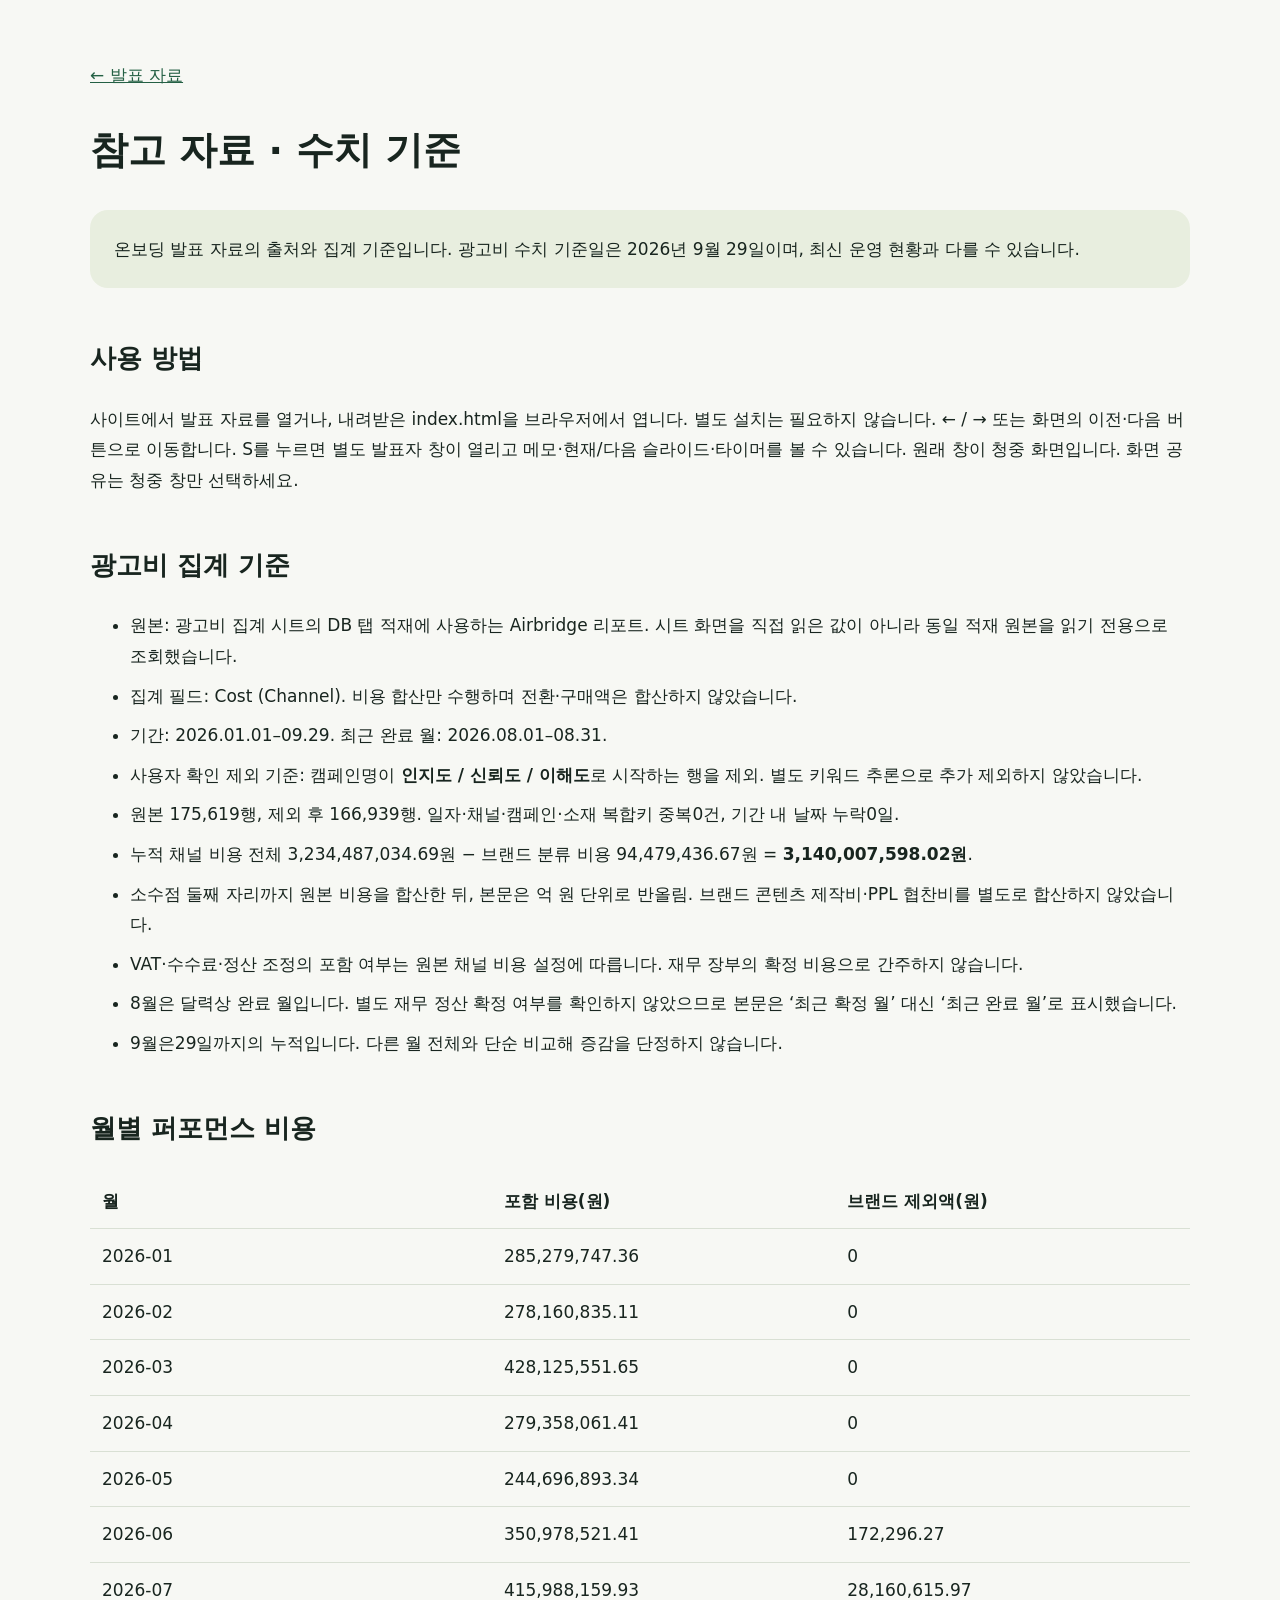
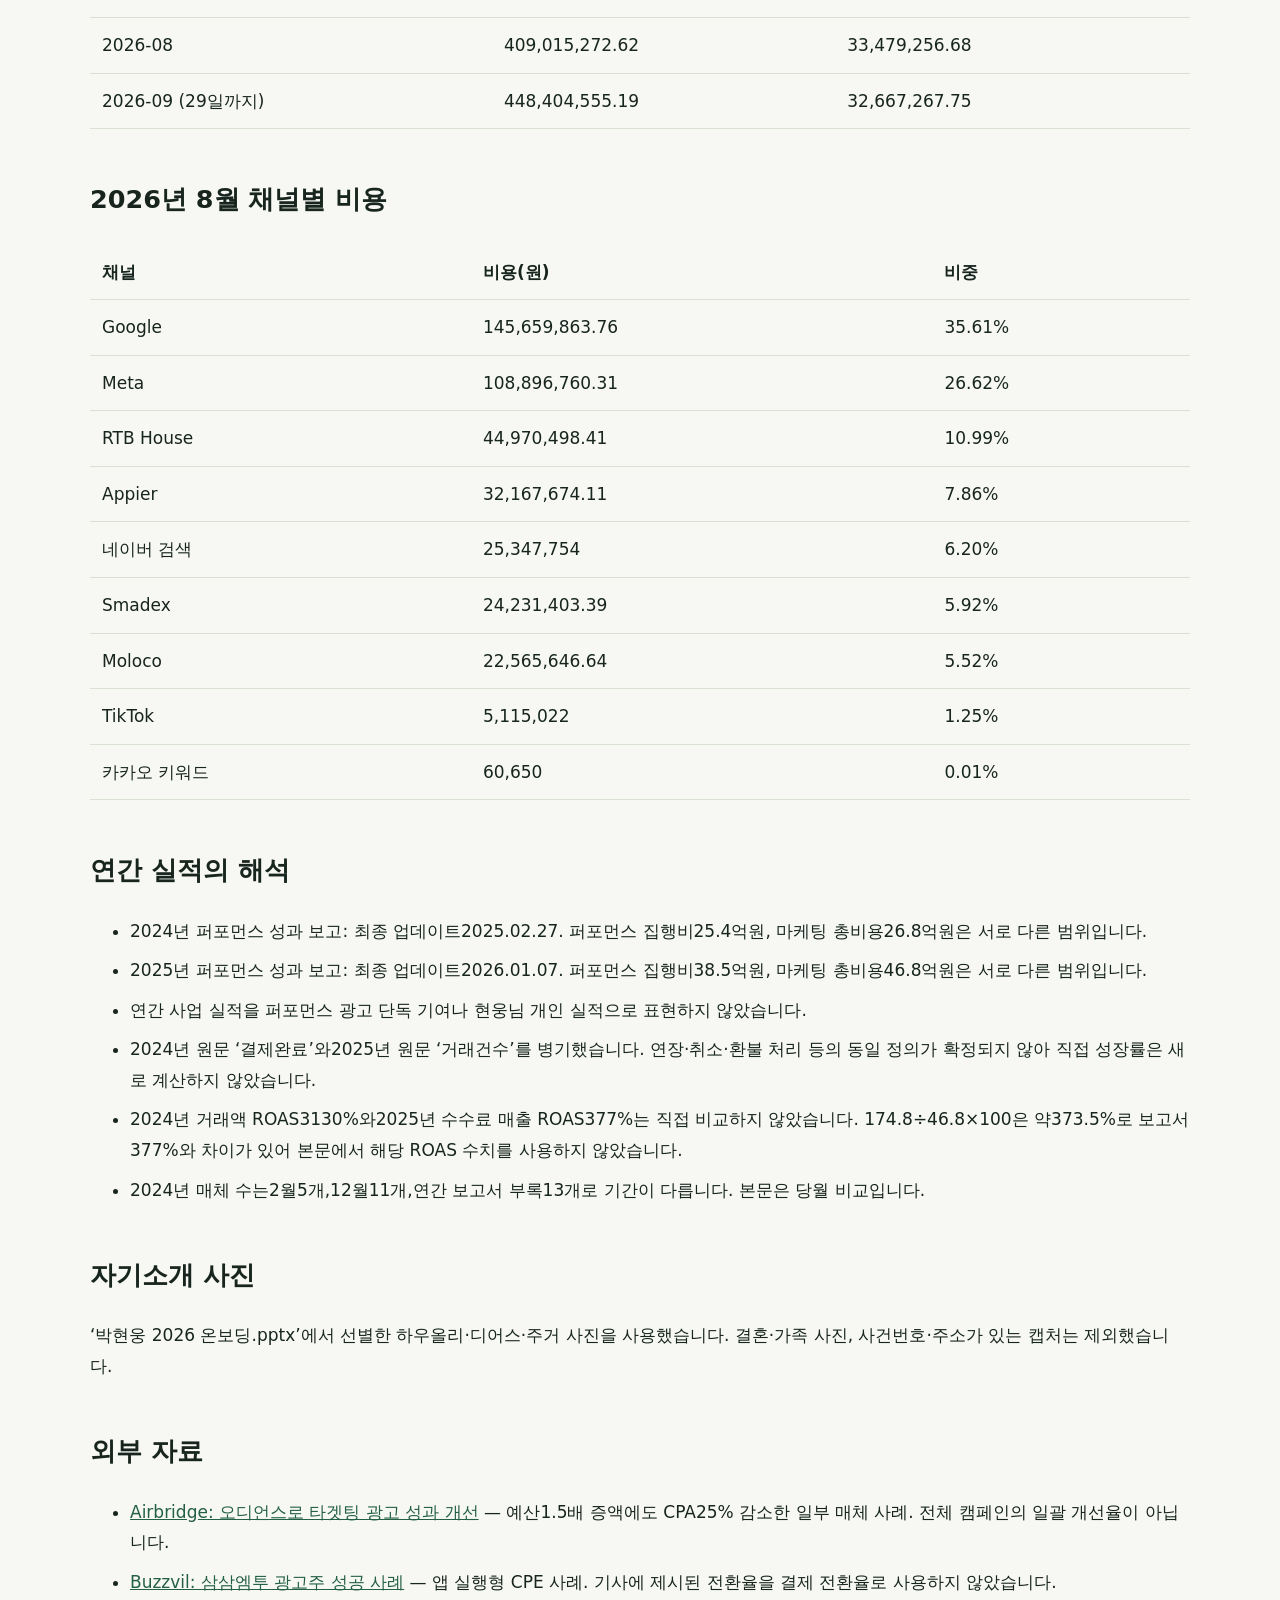
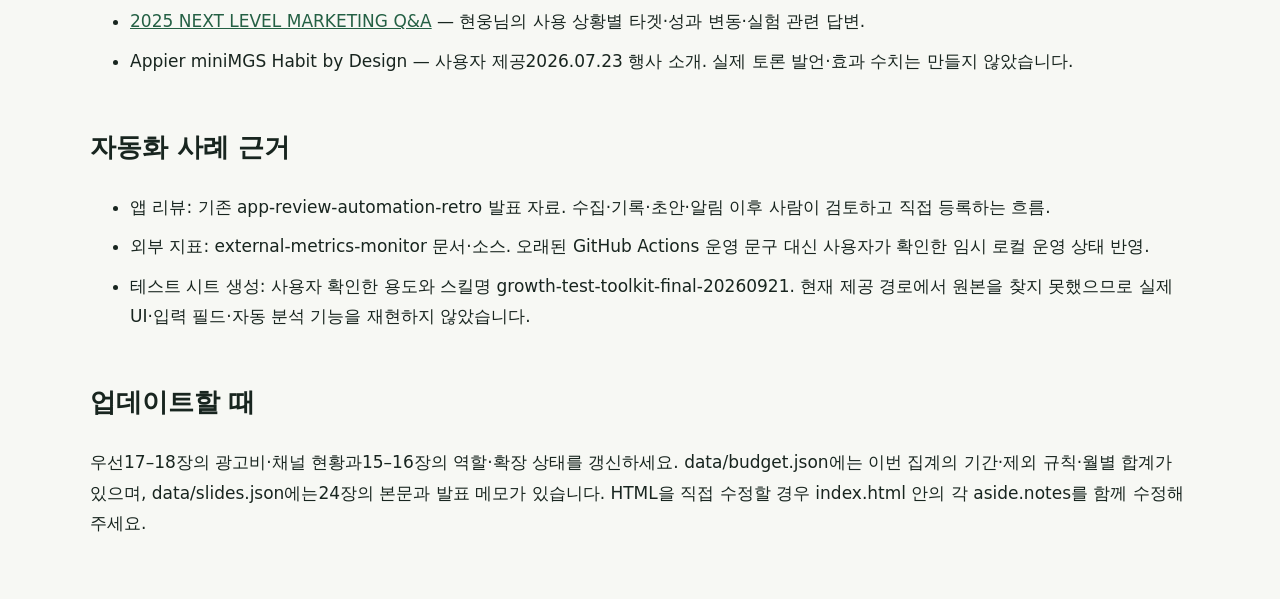
<file: decks/hyunwoong-onboarding-2026/sources.html>
<!doctype html><html lang="ko"><head><meta charset="utf-8"><meta name="viewport" content="width=device-width,initial-scale=1"><title>온보딩 · 참고 자료와 수치 기준</title><style>body{max-width:1100px;margin:60px auto;padding:0 28px;font:17px/1.8 system-ui,sans-serif;color:#18251f;background:#f7f8f4}h1{font-size:38px}h2{margin-top:48px}table{width:100%;border-collapse:collapse}td,th{text-align:left;padding:12px;border-bottom:1px solid #d9e0d4}a{color:#246044}.notice{padding:24px;background:#e8eedf;border-radius:18px}code{word-break:break-all}li{margin:9px 0}</style></head><body><p><a href="index.html">← 발표 자료</a></p><h1>참고 자료 · 수치 기준</h1><p class="notice">온보딩 발표 자료의 출처와 집계 기준입니다. 광고비 수치 기준일은 2026년 9월 29일이며, 최신 운영 현황과 다를 수 있습니다.</p><h2>사용 방법</h2><p>사이트에서 발표 자료를 열거나, 내려받은 index.html을 브라우저에서 엽니다. 별도 설치는 필요하지 않습니다. ← / → 또는 화면의 이전·다음 버튼으로 이동합니다. S를 누르면 별도 발표자 창이 열리고 메모·현재/다음 슬라이드·타이머를 볼 수 있습니다. 원래 창이 청중 화면입니다. 화면 공유는 청중 창만 선택하세요.</p><h2>광고비 집계 기준</h2><ul><li>원본: 광고비 집계 시트의 DB 탭 적재에 사용하는 Airbridge 리포트. 시트 화면을 직접 읽은 값이 아니라 동일 적재 원본을 읽기 전용으로 조회했습니다.</li><li>집계 필드: Cost (Channel). 비용 합산만 수행하며 전환·구매액은 합산하지 않았습니다.</li><li>기간: 2026.01.01–09.29. 최근 완료 월: 2026.08.01–08.31.</li><li>사용자 확인 제외 기준: 캠페인명이 <strong>인지도 / 신뢰도 / 이해도</strong>로 시작하는 행을 제외. 별도 키워드 추론으로 추가 제외하지 않았습니다.</li><li>원본 175,619행, 제외 후 166,939행. 일자·채널·캠페인·소재 복합키 중복0건, 기간 내 날짜 누락0일.</li><li>누적 채널 비용 전체 3,234,487,034.69원 − 브랜드 분류 비용 94,479,436.67원 = <strong>3,140,007,598.02원</strong>.</li><li>소수점 둘째 자리까지 원본 비용을 합산한 뒤, 본문은 억 원 단위로 반올림. 브랜드 콘텐츠 제작비·PPL 협찬비를 별도로 합산하지 않았습니다.</li><li>VAT·수수료·정산 조정의 포함 여부는 원본 채널 비용 설정에 따릅니다. 재무 장부의 확정 비용으로 간주하지 않습니다.</li><li>8월은 달력상 완료 월입니다. 별도 재무 정산 확정 여부를 확인하지 않았으므로 본문은 ‘최근 확정 월’ 대신 ‘최근 완료 월’로 표시했습니다.</li><li>9월은29일까지의 누적입니다. 다른 월 전체와 단순 비교해 증감을 단정하지 않습니다.</li></ul><h2>월별 퍼포먼스 비용</h2><table><tr><th>월</th><th>포함 비용(원)</th><th>브랜드 제외액(원)</th></tr><tr><td>2026-01</td><td>285,279,747.36</td><td>0</td></tr><tr><td>2026-02</td><td>278,160,835.11</td><td>0</td></tr><tr><td>2026-03</td><td>428,125,551.65</td><td>0</td></tr><tr><td>2026-04</td><td>279,358,061.41</td><td>0</td></tr><tr><td>2026-05</td><td>244,696,893.34</td><td>0</td></tr><tr><td>2026-06</td><td>350,978,521.41</td><td>172,296.27</td></tr><tr><td>2026-07</td><td>415,988,159.93</td><td>28,160,615.97</td></tr><tr><td>2026-08</td><td>409,015,272.62</td><td>33,479,256.68</td></tr><tr><td>2026-09 (29일까지)</td><td>448,404,555.19</td><td>32,667,267.75</td></tr></table><h2>2026년 8월 채널별 비용</h2><table><tr><th>채널</th><th>비용(원)</th><th>비중</th></tr><tr><td>Google</td><td>145,659,863.76</td><td>35.61%</td></tr><tr><td>Meta</td><td>108,896,760.31</td><td>26.62%</td></tr><tr><td>RTB House</td><td>44,970,498.41</td><td>10.99%</td></tr><tr><td>Appier</td><td>32,167,674.11</td><td>7.86%</td></tr><tr><td>네이버 검색</td><td>25,347,754</td><td>6.20%</td></tr><tr><td>Smadex</td><td>24,231,403.39</td><td>5.92%</td></tr><tr><td>Moloco</td><td>22,565,646.64</td><td>5.52%</td></tr><tr><td>TikTok</td><td>5,115,022</td><td>1.25%</td></tr><tr><td>카카오 키워드</td><td>60,650</td><td>0.01%</td></tr></table><h2>연간 실적의 해석</h2><ul><li>2024년 퍼포먼스 성과 보고: 최종 업데이트2025.02.27. 퍼포먼스 집행비25.4억원, 마케팅 총비용26.8억원은 서로 다른 범위입니다.</li><li>2025년 퍼포먼스 성과 보고: 최종 업데이트2026.01.07. 퍼포먼스 집행비38.5억원, 마케팅 총비용46.8억원은 서로 다른 범위입니다.</li><li>연간 사업 실적을 퍼포먼스 광고 단독 기여나 현웅님 개인 실적으로 표현하지 않았습니다.</li><li>2024년 원문 ‘결제완료’와2025년 원문 ‘거래건수’를 병기했습니다. 연장·취소·환불 처리 등의 동일 정의가 확정되지 않아 직접 성장률은 새로 계산하지 않았습니다.</li><li>2024년 거래액 ROAS3130%와2025년 수수료 매출 ROAS377%는 직접 비교하지 않았습니다. 174.8÷46.8×100은 약373.5%로 보고서377%와 차이가 있어 본문에서 해당 ROAS 수치를 사용하지 않았습니다.</li><li>2024년 매체 수는2월5개,12월11개,연간 보고서 부록13개로 기간이 다릅니다. 본문은 당월 비교입니다.</li></ul><h2>자기소개 사진</h2><p>‘박현웅 2026 온보딩.pptx’에서 선별한 하우올리·디어스·주거 사진을 사용했습니다. 결혼·가족 사진, 사건번호·주소가 있는 캡처는 제외했습니다.</p><h2>외부 자료</h2><ul><li><a href="https://www.airbridge.io/ko/case-studies/airbridge-audience-spacev">Airbridge: 오디언스로 타겟팅 광고 성과 개선</a> — 예산1.5배 증액에도 CPA25% 감소한 일부 매체 사례. 전체 캠페인의 일괄 개선율이 아닙니다.</li><li><a href="https://www.buzzvil.com/resources/3eqTedm5DGRp2LxVClOmVa">Buzzvil: 삼삼엠투 광고주 성공 사례</a> — 앱 실행형 CPE 사례. 기사에 제시된 전환율을 결제 전환율로 사용하지 않았습니다.</li><li><a href="https://brunch.co.kr/@buzzvil/88">2025 NEXT LEVEL MARKETING Q&A</a> — 현웅님의 사용 상황별 타겟·성과 변동·실험 관련 답변.</li><li>Appier miniMGS Habit by Design — 사용자 제공2026.07.23 행사 소개. 실제 토론 발언·효과 수치는 만들지 않았습니다.</li></ul><h2>자동화 사례 근거</h2><ul><li>앱 리뷰: 기존 app-review-automation-retro 발표 자료. 수집·기록·초안·알림 이후 사람이 검토하고 직접 등록하는 흐름.</li><li>외부 지표: external-metrics-monitor 문서·소스. 오래된 GitHub Actions 운영 문구 대신 사용자가 확인한 임시 로컬 운영 상태 반영.</li><li>테스트 시트 생성: 사용자 확인한 용도와 스킬명 growth-test-toolkit-final-20260921. 현재 제공 경로에서 원본을 찾지 못했으므로 실제 UI·입력 필드·자동 분석 기능을 재현하지 않았습니다.</li></ul><h2>업데이트할 때</h2><p>우선17–18장의 광고비·채널 현황과15–16장의 역할·확장 상태를 갱신하세요. data/budget.json에는 이번 집계의 기간·제외 규칙·월별 합계가 있으며, data/slides.json에는24장의 본문과 발표 메모가 있습니다. HTML을 직접 수정할 경우 index.html 안의 각 aside.notes를 함께 수정해주세요.</p></body></html>
</file>
<file: decks/hyunwoong-onboarding-2026/assets/base.css>
/* html-ppt :: base.css — reset + shared tokens + layout primitives */
/* Default tokens. Themes in assets/themes/*.css override the :root block. */
:root {
  --bg: #ffffff;
  --bg-soft: #f7f7f8;
  --surface: #ffffff;
  --surface-2: #f2f2f4;
  --border: rgba(0,0,0,.08);
  --border-strong: rgba(0,0,0,.16);
  --text-1: #111216;
  --text-2: #55596a;
  --text-3: #8a8f9e;
  --accent: #3b6cff;
  --accent-2: #7a5cff;
  --accent-3: #ff5c8a;
  --good: #1aaf6c;
  --warn: #f5a524;
  --bad:  #e0445a;
  --grad: linear-gradient(135deg,#3b6cff,#7a5cff 55%,#ff5c8a);
  --grad-soft: linear-gradient(135deg,#eef2ff,#f5ecff 55%,#ffeef5);
  --radius: 18px;
  --radius-sm: 12px;
  --radius-lg: 26px;
  --shadow: 0 10px 30px rgba(18,24,40,.08), 0 2px 6px rgba(18,24,40,.04);
  --shadow-lg: 0 24px 60px rgba(18,24,40,.14), 0 6px 16px rgba(18,24,40,.06);
  --font-sans: 'Inter','Noto Sans SC',-apple-system,BlinkMacSystemFont,Helvetica,Arial,sans-serif;
  --font-serif: 'Playfair Display','Noto Serif SC',Georgia,serif;
  --font-mono: 'JetBrains Mono','IBM Plex Mono',SFMono-Regular,Menlo,monospace;
  --font-display: var(--font-sans);
  --letter-tight: -.03em;
  --letter-normal: -.01em;
  --ease: cubic-bezier(.4,0,.2,1);
}

*,*::before,*::after{box-sizing:border-box}
html,body{margin:0;padding:0;background:var(--bg);color:var(--text-1);
  font-family:var(--font-sans);font-weight:400;line-height:1.6;
  -webkit-font-smoothing:antialiased;-moz-osx-font-smoothing:grayscale;
  letter-spacing:var(--letter-normal)}
img,svg,video{max-width:100%;display:block}
a{color:var(--accent);text-decoration:none}
a:hover{text-decoration:underline}
code,kbd,pre,samp{font-family:var(--font-mono)}

/* ================= SLIDE SYSTEM ================= */
.deck{position:relative;width:100vw;height:100vh;overflow:hidden;background:var(--bg)}
.slide{
  position:absolute;inset:0;
  display:flex;flex-direction:column;justify-content:center;
  padding:72px 96px;
  box-sizing:border-box;
  opacity:0;pointer-events:none;
  transition:opacity .5s var(--ease), transform .5s var(--ease);
  transform:translateX(30px);
  overflow:hidden;
}
.slide.is-active{opacity:1;pointer-events:auto;transform:translateX(0);z-index:2}
.slide.is-prev{transform:translateX(-30px)}

/* single-page standalone (used when a layout file is opened directly) */
body.single .slide{position:relative;width:100vw;height:100vh;opacity:1;transform:none;pointer-events:auto}

/* ================= TYPOGRAPHY ================= */
.eyebrow{font-size:13px;font-weight:500;letter-spacing:.16em;text-transform:uppercase;color:var(--text-3)}
.kicker{font-size:14px;font-weight:600;color:var(--accent);letter-spacing:.08em;text-transform:uppercase}
h1.title,.h1{font-family:var(--font-display);font-size:72px;line-height:1.05;font-weight:800;letter-spacing:var(--letter-tight);margin:0 0 18px;color:var(--text-1)}
h2.title,.h2{font-family:var(--font-display);font-size:54px;line-height:1.1;font-weight:700;letter-spacing:var(--letter-tight);margin:0 0 14px}
h3,.h3{font-size:32px;line-height:1.2;font-weight:600;letter-spacing:var(--letter-normal);margin:0 0 10px}
h4,.h4{font-size:22px;line-height:1.3;font-weight:600;margin:0 0 8px}
.lede{font-size:22px;line-height:1.55;color:var(--text-2);font-weight:300;max-width:62ch}
.dim{color:var(--text-2)}
.dim2{color:var(--text-3)}
.mono{font-family:var(--font-mono)}
.serif{font-family:var(--font-serif)}
.gradient-text{background:var(--grad);-webkit-background-clip:text;background-clip:text;-webkit-text-fill-color:transparent;color:transparent}

/* ================= LAYOUT PRIMITIVES ================= */
.stack>*+*{margin-top:14px}
.row{display:flex;gap:24px;align-items:center}
.row.wrap{flex-wrap:wrap}
.grid{display:grid;gap:24px}
.g2{grid-template-columns:repeat(2,1fr)}
.g3{grid-template-columns:repeat(3,1fr)}
.g4{grid-template-columns:repeat(4,1fr)}
.center{display:flex;align-items:center;justify-content:center;text-align:center}
.fill{flex:1}
.sp-t{padding-top:24px}.sp-b{padding-bottom:24px}
.mt-s{margin-top:8px}.mt-m{margin-top:18px}.mt-l{margin-top:32px}
.mb-s{margin-bottom:8px}.mb-m{margin-bottom:18px}.mb-l{margin-bottom:32px}

/* ================= CARDS ================= */
.card{background:var(--surface);border:1px solid var(--border);border-radius:var(--radius);
  padding:26px 28px;box-shadow:var(--shadow);position:relative;overflow:hidden}
.card-soft{background:var(--surface-2);border:1px solid var(--border)}
.card-outline{background:transparent;border:1.5px solid var(--border-strong);box-shadow:none}
.card-accent{background:var(--surface);border-top:3px solid var(--accent)}
.card-hover{transition:transform .3s var(--ease),box-shadow .3s var(--ease)}
.card-hover:hover{transform:translateY(-4px);box-shadow:var(--shadow-lg)}

.pill{display:inline-block;padding:4px 12px;border-radius:999px;font-size:12px;font-weight:500;
  background:var(--surface-2);color:var(--text-2);border:1px solid var(--border)}
.pill-accent{background:color-mix(in srgb,var(--accent) 12%,transparent);color:var(--accent);border-color:color-mix(in srgb,var(--accent) 28%,transparent)}

/* ================= BARS / DIVIDERS ================= */
.divider{height:1px;background:var(--border);width:100%}
.divider-accent{height:3px;width:72px;background:var(--accent);border-radius:2px}

/* ================= CHROME (header/footer/progress) ================= */
.deck-header{position:absolute;top:24px;left:40px;right:40px;display:flex;align-items:center;justify-content:space-between;
  font-size:12px;color:var(--text-3);letter-spacing:.12em;text-transform:uppercase;z-index:10;pointer-events:none}
.deck-footer{position:absolute;bottom:24px;left:40px;right:40px;display:flex;align-items:center;justify-content:space-between;
  font-size:12px;color:var(--text-3);z-index:10;pointer-events:none}
.slide-number::before{content:attr(data-current)}
.slide-number::after{content:" / " attr(data-total)}
.progress-bar{position:fixed;left:0;right:0;bottom:0;height:3px;background:transparent;z-index:20}
.progress-bar > span{display:block;height:100%;width:0;background:var(--accent);transition:width .3s var(--ease)}

/* ================= PRESENTER / OVERVIEW ================= */
.notes{display:none!important}
.notes-overlay{position:fixed;inset:auto 0 0 0;max-height:42vh;background:rgba(20,22,30,.95);color:#e8ebf4;
  padding:20px 32px;font-size:16px;line-height:1.6;border-top:1px solid rgba(255,255,255,.1);transform:translateY(100%);
  transition:transform .3s var(--ease);z-index:40;overflow:auto;font-family:var(--font-sans)}
.notes-overlay.open{transform:translateY(0)}
.overview{position:fixed;inset:0;background:rgba(10,12,18,.92);backdrop-filter:blur(12px);z-index:50;
  display:none;padding:40px;overflow:auto}
.overview.open{display:grid;grid-template-columns:repeat(4,1fr);gap:20px;align-content:start}
.overview .thumb{background:var(--surface);border:1px solid var(--border);border-radius:12px;
  aspect-ratio:16/9;overflow:hidden;cursor:pointer;position:relative;color:var(--text-1);padding:16px;
  font-size:11px;transition:transform .2s var(--ease)}
.overview .thumb:hover{transform:scale(1.04)}
.overview .thumb .n{position:absolute;top:8px;left:10px;font-weight:700;font-size:14px;color:var(--text-3)}
.overview .thumb .t{position:absolute;bottom:10px;left:14px;right:14px;font-weight:600;color:var(--text-1)}

/* ================= PRESENTER VIEW ================= */
/* Presenter view opens in a separate popup window (S key).
 * All presenter styles are self-contained in the popup HTML generated by runtime.js.
 * The audience window (this file) is NOT affected — it stays as normal deck view.
 * Only the .notes class below is needed to hide speaker notes from audience. */

/* ================= UTILITY ================= */
.hidden{display:none!important}
.nowrap{white-space:nowrap}
.tr{text-align:right}.tc{text-align:center}.tl{text-align:left}
.uppercase{text-transform:uppercase;letter-spacing:.12em}

/* ================= PRINT ================= */
@media print{
  .slide{position:relative;opacity:1!important;transform:none!important;page-break-after:always;height:100vh}
  .deck-header,.deck-footer,.progress-bar,.notes-overlay,.overview{display:none!important}
}
</file>
<file: decks/hyunwoong-onboarding-2026/style.css>
/* Based on brand-performance-synergy and 2026h2-tenant-strategy. 1920x1080 stage. */
@font-face{font-family:'Pretendard Variable';font-weight:45 920;font-style:normal;font-display:swap;src:url('assets/PretendardVariable.woff2') format('woff2')}
:root{--bg:#fff;--stage:#e7ebf0;--primary:#1456f0;--text:#222;--muted:#45515e;--light:#737e8b;--accent-l:rgba(20,86,240,.06);--accent-m:rgba(20,86,240,.12);--border:#e5e7eb;--card:#f7f9fc;--accent:var(--primary);--accent-2:#eaf0ff;--surface:#fff;--surface-2:#f0f4fa;--line:var(--border);--text-1:var(--text);--text-2:var(--muted);--text-3:var(--light);--font-sans:'Pretendard Variable',sans-serif;--font-display:var(--font-sans);--blue:var(--primary)}
*{box-sizing:border-box;margin:0;padding:0}html,body{width:100%;height:100%;overflow:hidden;background:var(--stage);font-family:var(--font-sans);color:var(--text);letter-spacing:-.02em;-webkit-font-smoothing:antialiased}#viewport{position:fixed;inset:0;display:flex;align-items:center;justify-content:center}#stage.deck{position:relative;flex-shrink:0;width:1920px;height:1080px;overflow:hidden;transform-origin:center center;box-shadow:0 10px 40px rgba(20,40,80,.15);background:var(--bg)}.slide{position:absolute;inset:0;display:none;padding:74px 88px 104px;overflow:hidden;background:radial-gradient(1080px 600px at 6% -12%,rgba(20,86,240,.05),transparent 60%),radial-gradient(900px 525px at 102% 112%,rgba(96,165,250,.05),transparent 60%),repeating-linear-gradient(0deg,transparent 0 95px,rgba(23,32,43,.025) 95px 96px),repeating-linear-gradient(90deg,transparent 0 95px,rgba(23,32,43,.025) 95px 96px),var(--bg);transform:none;transition:none;opacity:0;pointer-events:none}.slide.is-active{display:block;opacity:1;pointer-events:auto;transform:none}.slide.is-prev{transform:none}.slide::after{content:'';position:absolute;top:34px;right:88px;width:156px;height:33px;background:url('assets/33m2_logo.png') right center/contain no-repeat;opacity:.92;pointer-events:none}.topline{display:flex;align-items:center;justify-content:space-between;margin-bottom:28px;height:28px}.kicker{font-size:20px;font-weight:650;letter-spacing:.09em;color:var(--primary);text-transform:uppercase;line-height:1.4}.section-label{display:none}h1{font-family:var(--font-sans);font-size:84px;line-height:1.16;letter-spacing:-.035em;font-weight:720}h2{font-family:var(--font-sans);font-size:52px;line-height:1.2;letter-spacing:-.025em;font-weight:720;max-width:1680px}h3{font-family:var(--font-sans);font-size:31px;line-height:1.35;font-weight:650;letter-spacing:-.02em;margin:0}.lead{font-size:29px;line-height:1.6;color:var(--muted);margin-top:22px;word-break:keep-all}.content{margin-top:46px}.grid{display:grid;gap:26px}.g2{grid-template-columns:repeat(2,minmax(0,1fr))}.g3{grid-template-columns:repeat(3,minmax(0,1fr))}.g4{grid-template-columns:repeat(4,minmax(0,1fr))}.card{background:var(--card);border:1.5px solid var(--border);border-radius:18px;padding:32px 34px;box-shadow:0 2px 10px rgba(20,40,80,.04);overflow:hidden}.card .label{font-size:21px;line-height:1.4;color:var(--primary);font-weight:600;margin:0 0 18px}.card p{font-size:27px;line-height:1.65;color:var(--muted);margin-top:18px;word-break:keep-all}.card.highlight{border-color:rgba(20,86,240,.3);background:var(--accent-l)}.card .big{font-size:76px;line-height:1.2;color:var(--primary);font-weight:700;letter-spacing:-.035em}.pill{display:inline-block;font:500 23px/1.4 var(--font-sans);padding:9px 17px;border-radius:8px;border:1px solid var(--border);background:var(--bg);color:var(--muted);margin:0 10px 10px 0}.pill.solid{background:var(--accent-l);color:var(--primary);border-color:transparent}.footer{position:absolute;bottom:32px;left:88px;right:88px;display:flex;justify-content:space-between;font-size:18px;color:var(--light);padding-top:18px;border-top:1px solid var(--border)}.source{position:absolute;left:88px;right:88px;bottom:91px;font-size:18px;line-height:1.45;color:var(--light)}.notes{display:none!important}.split{display:grid;grid-template-columns:1.1fr .9fr;gap:64px;align-items:center}.photo{width:100%;height:100%;object-fit:cover;border-radius:12px}.photo-panel{height:600px;overflow:hidden;border-radius:16px}.photo-pair{display:grid;grid-template-columns:repeat(2,minmax(0,1fr));grid-template-rows:minmax(0,1fr);gap:18px;height:460px;overflow:hidden}.photo-pair img{display:block;min-width:0;min-height:0;height:100%;width:100%;object-fit:cover;border-radius:12px}.photo-caption{font-size:25px;line-height:1.5;margin-top:12px;color:var(--muted)}.hero-stack{height:560px;display:grid;grid-template-columns:1fr 1fr;gap:20px}.hero-stack img{width:100%;height:100%;object-fit:cover;border-radius:12px}.hero-stack img:last-child{margin:0;height:100%}.identity{display:flex;gap:30px;margin-top:50px}.identity div{min-width:210px;border-top:3px solid var(--primary);padding:24px 0}.identity b{display:block;font-size:54px;font-weight:700;letter-spacing:-.03em}.identity span{font-size:25px;color:var(--muted)}.timeline{display:grid;grid-template-columns:repeat(4,1fr);gap:30px;margin-top:130px;position:relative}.timeline:before{content:'';position:absolute;left:12px;right:12px;top:12px;height:2px;background:var(--border)}.stop{padding-top:65px;position:relative}.stop:before{content:'';position:absolute;top:3px;left:0;width:20px;height:20px;border-radius:50%;background:var(--primary);outline:9px solid var(--bg)}.stop small{font-size:22px;font-weight:650;color:var(--primary)}.stop h3{margin:20px 0}.stop p{font-size:27px;line-height:1.7;color:var(--muted)}.date{font-size:142px;font-weight:730;line-height:1.15;letter-spacing:-.045em;margin:80px 0 35px;color:var(--primary)}.flow{display:flex;gap:18px;align-items:stretch}.flow .node{flex:1;min-width:0;border:1.5px solid var(--border);background:var(--card);border-radius:16px;padding:30px 28px}.flow .node b{display:block;font-size:29px;font-weight:650;line-height:1.4;word-break:keep-all}.flow .node p{font-size:25px;line-height:1.6;color:var(--muted);margin-top:16px;word-break:keep-all}.flow .node.focus{background:var(--accent-l);border-color:rgba(20,86,240,.3)}.flow .arrow{align-self:center;font-size:38px;color:var(--primary)}.rule{width:80px;height:5px;border-radius:3px;background:var(--primary);margin:30px 0}.stat-line{display:flex;gap:22px;align-items:baseline}.stat-line .num{font-size:108px;line-height:1.2;letter-spacing:-.04em;font-weight:720;color:var(--primary)}.stat-line .unit{font-size:32px}.bar-track{background:#e6edf9;height:48px;border-radius:7px;overflow:hidden;margin-top:28px}.bar-fill{height:100%;width:var(--w);background:var(--primary);border-radius:7px}.comparison-label{font-size:28px;display:flex;justify-content:space-between}.year-card{border:1.5px solid var(--border);border-top:5px solid var(--primary);background:var(--card);padding:40px;border-radius:12px}.year-card .year{font-size:64px;font-weight:700;color:var(--primary);line-height:1.2}.year-card h3{margin:25px 0}.year-card p{font-size:28px;line-height:1.8;color:var(--muted)}.metric-table{width:100%;border-collapse:collapse;font-size:29px;line-height:1.5}.metric-table td,.metric-table th{text-align:left;padding:21px 26px;border-bottom:1px solid var(--border)}.metric-table th{font-size:24px;font-weight:600;color:var(--primary);background:var(--accent-l)}.metric-table td:not(:first-child){font-weight:650}.metric-table .section-row td{font-size:20px;color:var(--muted);padding-top:24px;padding-bottom:12px;background:var(--card)}.month-chart{height:250px;display:grid;grid-template-columns:repeat(9,1fr);gap:24px;align-items:end;margin:42px 0 0}.month-col{height:100%;display:flex;flex-direction:column;justify-content:flex-end;align-items:center;gap:12px}.month-col .value{font-size:25px;font-weight:600;color:var(--primary)}.month-col .bar{height:var(--h);min-height:10px;background:var(--primary);width:68%;border-radius:5px 5px 0 0}.month-col:last-child .bar{background:#82a5f8}.month-col .month{font-size:23px;color:var(--muted)}.channels{display:grid;gap:22px}.channel{display:grid;grid-template-columns:205px 1fr 120px;gap:22px;align-items:center;font-size:27px}.channel .track{height:28px;background:var(--surface-2);border-radius:5px;overflow:hidden}.channel .fill{height:100%;width:var(--w);background:var(--primary);border-radius:5px}.channel strong{text-align:right;font-size:28px;font-weight:650}.small-note{font-size:22px;line-height:1.6;color:var(--muted);margin-top:24px}.numbered{display:flex;align-items:flex-start;gap:23px;margin-bottom:32px}.numbered .n{flex:0 0 44px;height:44px;display:grid;place-items:center;border-radius:8px;background:var(--accent-l);color:var(--primary);font-size:22px;font-weight:650}.numbered h3{font-size:29px}.numbered p{font-size:25px;line-height:1.6;color:var(--muted);margin-top:12px}.external{display:grid;grid-template-columns:1fr 1fr;gap:24px}.external a,.external>.card{display:block;text-decoration:none;color:var(--text);background:var(--card);border:1.5px solid var(--border);border-radius:16px;padding:30px 34px}.external .tag{font-size:20px!important;font-weight:650;color:var(--primary)}.external h3{font-size:31px!important;line-height:1.4;margin-top:18px!important}.external p{font-size:25px!important;line-height:1.65;color:var(--muted);margin-top:14px}.end{display:flex;flex-direction:column;justify-content:center}.end h1{font-size:92px}.accent{color:var(--primary)}.dark{color:var(--text)}.dark .lead,.dark .source,.dark .footer{color:var(--muted)}a{color:var(--primary)}.cover-layout{display:grid;grid-template-columns:1.15fr .85fr;gap:100px;align-items:center;margin-top:115px}.cover-layout h1{font-size:86px}.cover-role{border-left:1px solid var(--border);padding-left:70px}.cover-role .role-row{padding:28px 0;border-bottom:1px solid var(--border)}.cover-role strong{display:block;font-size:35px;font-weight:600}.cover-role small{display:block;font-size:24px;color:var(--muted);margin-top:12px}.cover-meta{font-size:23px;color:var(--light);margin-top:52px}.nav-controls{position:fixed;bottom:10px;left:50%;transform:translateX(-50%);display:flex;gap:4px;z-index:22;background:var(--bg);border:1px solid var(--border);border-radius:8px;padding:3px 6px;opacity:.28;transition:opacity .2s}.nav-controls:hover,.nav-controls:focus-within{opacity:1}.nav-controls button,.nav-controls a{background:transparent;border:0;color:var(--muted);font:500 12px var(--font-sans);padding:5px 9px;cursor:pointer}.nav-controls button:hover{color:var(--primary);background:var(--accent-l)}[data-preview] .nav-controls{display:none}.overview .slide{display:block;opacity:1}.notes-overlay{font-family:var(--font-sans)}@media print{html,body{height:auto;overflow:visible}#viewport{position:static;display:block}#stage.deck{transform:none!important;height:auto;overflow:visible}.slide{display:block;position:relative;opacity:1;height:1080px;break-after:page}.nav-controls{display:none}}
</file>
